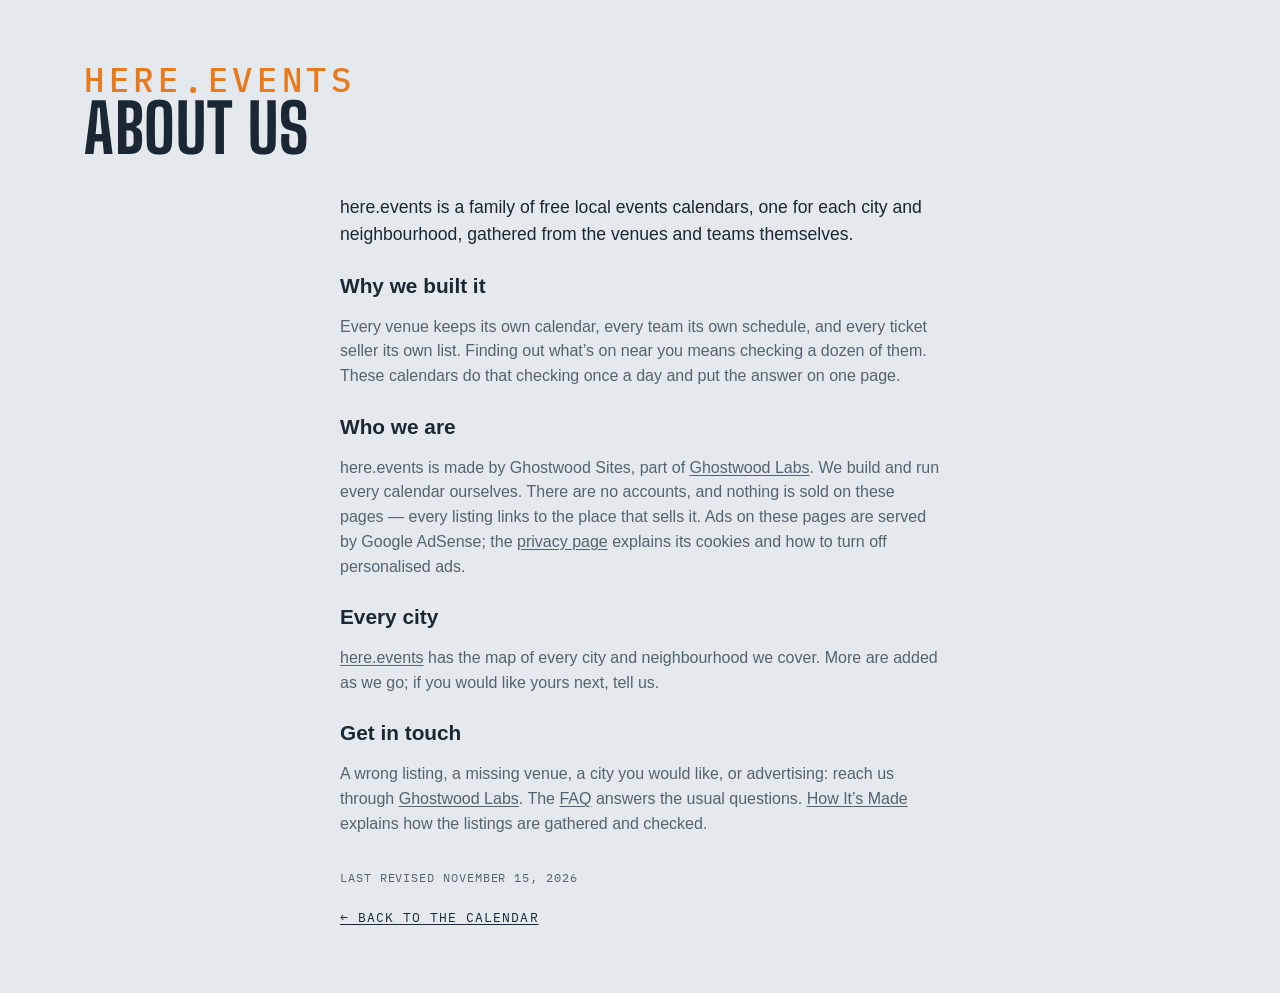
<file: site/about.html>
<!DOCTYPE html>
<html lang="en">
<head>
<meta charset="utf-8">
<meta name="viewport" content="width=device-width, initial-scale=1, viewport-fit=cover">
<meta name="theme-color" media="(prefers-color-scheme: light)" content="#edf1f4">
<meta name="theme-color" media="(prefers-color-scheme: dark)" content="#141a20">
<script>
  try {
    var t = localStorage.getItem('lqa-theme');
    var PHONE = '(max-width: 640px), (pointer: coarse) and (max-height: 500px)';
    if ((t === 'light' || t === 'dark') && !matchMedia(PHONE).matches) document.documentElement.dataset.theme = t;
  } catch (e) { /* no storage — system it is */ }
</script>
<title>About Us — here.events</title>
<meta name="description" content="About here.events: free local events calendars for each city and neighbourhood, gathered from the venues and teams themselves.">
<link rel="canonical" href="https://seattle.here.events/about.html">
<link rel="icon" href="favicon.svg" type="image/svg+xml">
<link rel="preconnect" href="https://fonts.googleapis.com">
<link rel="preconnect" href="https://fonts.gstatic.com" crossorigin>
<link href="https://fonts.googleapis.com/css2?family=Big+Shoulders:opsz,wght@10..72,500;10..72,700&family=IBM+Plex+Mono:wght@400;500&display=swap" rel="stylesheet">
<link rel="stylesheet" href="styles.css?v=__V__">
<script src="city.js?v=__V__"></script>
</head>
<body>

<!-- the Ghostwood Labs mark, drawn once; the masthead and the footer <use> it -->
<svg width="0" height="0" style="position:absolute" aria-hidden="true">
  <symbol id="gw-mark" viewBox="0 0 576 576">
    <g fill="none" stroke="currentColor" stroke-width="24" stroke-linecap="round" stroke-linejoin="round">
      <path d="M300.19 51.03A26 26 0 0 1 275.81 51.03L235.63 29.71A26 26 0 0 0 210.57 30.08L103.63 91.02A26 26 0 0 0 90.5 113.61L90.5 161.4A26 26 0 0 1 77.38 183.98L39.62 205.52A26 26 0 0 0 26.5 228.1L26.5 347.9A26 26 0 0 0 39.62 370.48L77.38 392.02A26 26 0 0 1 90.5 414.6L90.5 462.39A26 26 0 0 0 103.63 484.98L210.57 545.92A26 26 0 0 0 235.63 546.29L275.81 524.97A26 26 0 0 1 300.19 524.97L340.37 546.29A26 26 0 0 0 365.43 545.92L472.37 484.98A26 26 0 0 0 485.5 462.39L485.5 414.6A26 26 0 0 1 498.62 392.02L536.38 370.48A26 26 0 0 0 549.5 347.9L549.5 228.1A26 26 0 0 0 536.38 205.52L498.62 183.98A26 26 0 0 1 485.5 161.4L485.5 113.61A26 26 0 0 0 472.37 91.02L365.43 30.08A26 26 0 0 0 340.37 29.71L300.19 51.03Z"/>
      <path d="M288 57.5L288 177.5"/>
      <path d="M288 518.5L288 403.5"/>
      <path d="M90.5 176.5L144.63 204.58A26 26 0 0 0 169.19 204.26L209.58 181.92A26 26 0 0 0 223 159.17L223 101.5L158.5 137.5"/>
      <path d="M485.5 176.5L431.37 204.58A26 26 0 0 1 406.81 204.26L366.42 181.92A26 26 0 0 1 353 159.17L353 101.5L417.5 137.5"/>
      <path d="M157 211L157 287.5"/>
      <path d="M419 211L419 287.5"/>
      <path d="M90.5 399.5L144.63 371.42A26 26 0 0 1 169.19 371.74L209.58 394.08A26 26 0 0 1 223 416.83L223 474.5L158.5 438.5"/>
      <path d="M485.5 399.5L431.37 371.42A26 26 0 0 0 406.81 371.74L366.42 394.08A26 26 0 0 0 353 416.83L353 474.5L417.5 438.5"/>
      <path d="M26.5 288L92 325.5L92 250.5"/>
      <path d="M549.5 288L484 325.5L484 250.5"/>
    </g>
  </symbol>
</svg>

<!-- About us (Steve, 2026-10-29: "Create an about us section just to the left of FAQ, make it work
     the same"): one shared page for every city, word for word, like the FAQ. Styled by .ad-page. -->
<header class="masthead">
  <div class="masthead-text">
    <p class="eyebrow">here.events</p>
    <h1>About Us</h1>
  </div>
</header>
<main class="ad-page about-page">
  <p class="ad-lead">here.events is a family of free local events calendars, one for each city and neighbourhood, gathered from the venues and teams themselves.</p>

  <h2>Why we built it</h2>
  <p>Every venue keeps its own calendar, every team its own schedule, and every ticket seller its own list. Finding out what’s on near you means checking a dozen of them. These calendars do that checking once a day and put the answer on one page.</p>

  <h2>Who we are</h2>
  <p>here.events is made by Ghostwood Sites, part of <a href="https://ghostwoodlabs.com/" rel="noopener">Ghostwood Labs</a>. We build and run every calendar ourselves. There are no accounts, and nothing is sold on these pages — every listing links to the place that sells it. Ads on these pages are served by Google AdSense; the <a href="https://here.events/privacy/">privacy page</a> explains its cookies and how to turn off personalised ads.</p>

  <h2>Every city</h2>
  <p><a href="https://here.events/">here.events</a> has the map of every city and neighbourhood we cover. More are added as we go; if you would like yours next, tell us.</p>

  <h2>Get in touch</h2>
  <p>A wrong listing, a missing venue, a city you would like, or advertising: reach us through <a href="https://ghostwoodlabs.com/" rel="noopener">Ghostwood Labs</a>. The <a href="faq.html">FAQ</a> answers the usual questions. <a href="how.html">How It’s Made</a> explains how the listings are gathered and checked.</p>

  <p class="ad-revised">Last revised <time datetime="2026-11-15">November 15, 2026</time></p>
  <a class="ad-back" href="./">← Back to the calendar</a>
</main>
</body>
</html>
</file>
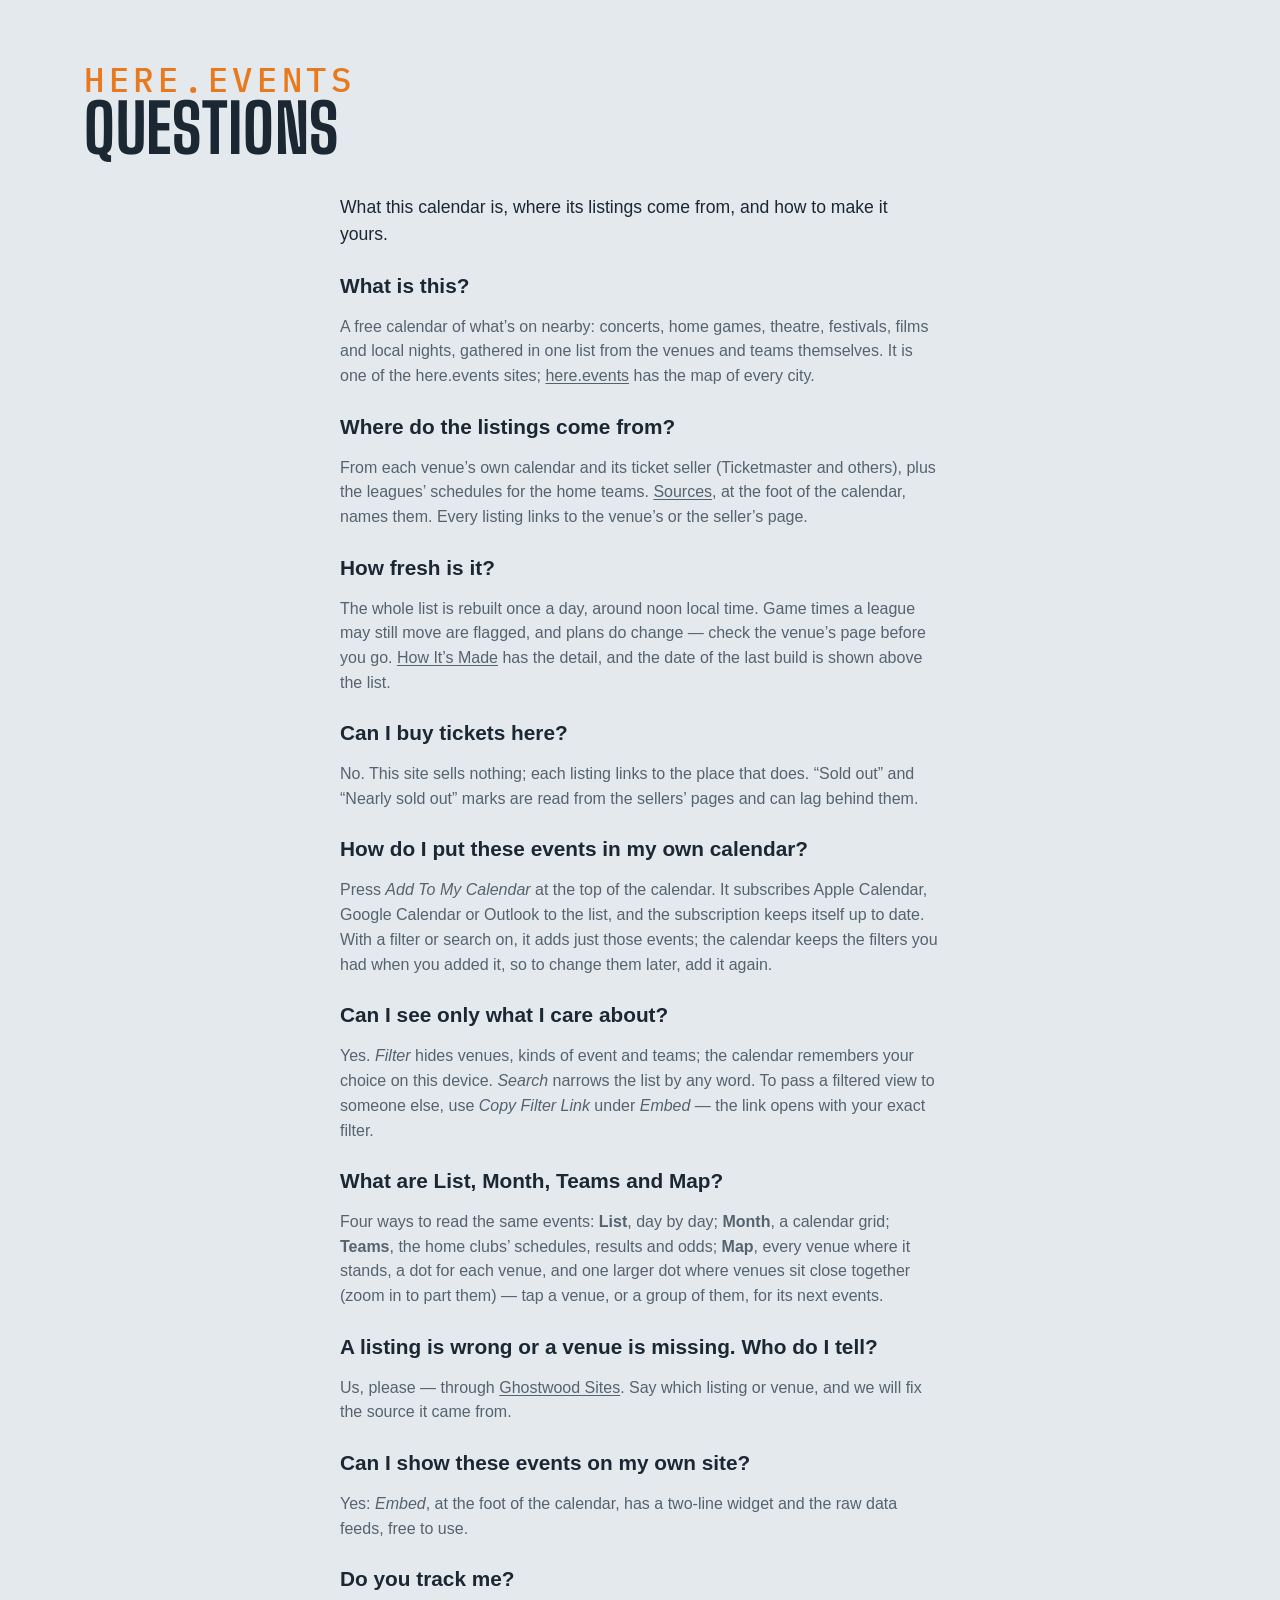
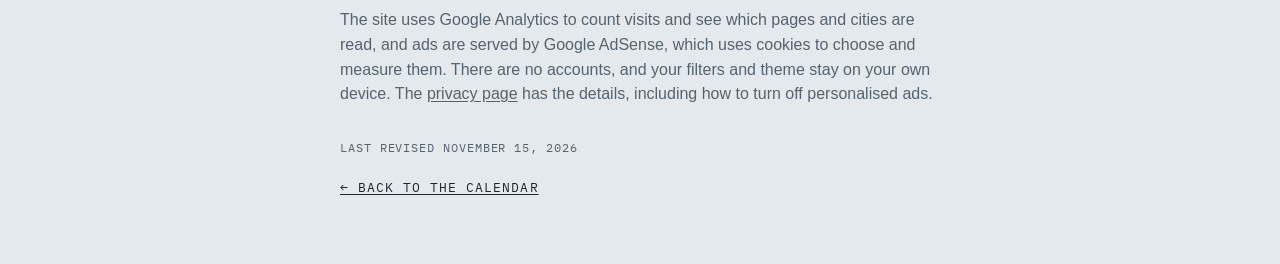
<file: site/faq.html>
<!DOCTYPE html>
<html lang="en">
<head>
<meta charset="utf-8">
<meta name="viewport" content="width=device-width, initial-scale=1, viewport-fit=cover">
<meta name="theme-color" media="(prefers-color-scheme: light)" content="#edf1f4">
<meta name="theme-color" media="(prefers-color-scheme: dark)" content="#141a20">
<script>
  try {
    var t = localStorage.getItem('lqa-theme');
    var PHONE = '(max-width: 640px), (pointer: coarse) and (max-height: 500px)';
    if ((t === 'light' || t === 'dark') && !matchMedia(PHONE).matches) document.documentElement.dataset.theme = t;
  } catch (e) { /* no storage — system it is */ }
</script>
<title>Questions — here.events</title>
<meta name="description" content="Questions about this events calendar: where the listings come from, how fresh they are, and how to put them in your own calendar.">
<link rel="canonical" href="https://seattle.here.events/faq.html">
<link rel="icon" href="favicon.svg" type="image/svg+xml">
<link rel="preconnect" href="https://fonts.googleapis.com">
<link rel="preconnect" href="https://fonts.gstatic.com" crossorigin>
<link href="https://fonts.googleapis.com/css2?family=Big+Shoulders:opsz,wght@10..72,500;10..72,700&family=IBM+Plex+Mono:wght@400;500&display=swap" rel="stylesheet">
<link rel="stylesheet" href="styles.css?v=__V__">
<script src="city.js?v=__V__"></script>
</head>
<body>

<!-- the Ghostwood Labs mark, drawn once; the masthead and the footer <use> it -->
<svg width="0" height="0" style="position:absolute" aria-hidden="true">
  <symbol id="gw-mark" viewBox="0 0 576 576">
    <g fill="none" stroke="currentColor" stroke-width="24" stroke-linecap="round" stroke-linejoin="round">
      <path d="M300.19 51.03A26 26 0 0 1 275.81 51.03L235.63 29.71A26 26 0 0 0 210.57 30.08L103.63 91.02A26 26 0 0 0 90.5 113.61L90.5 161.4A26 26 0 0 1 77.38 183.98L39.62 205.52A26 26 0 0 0 26.5 228.1L26.5 347.9A26 26 0 0 0 39.62 370.48L77.38 392.02A26 26 0 0 1 90.5 414.6L90.5 462.39A26 26 0 0 0 103.63 484.98L210.57 545.92A26 26 0 0 0 235.63 546.29L275.81 524.97A26 26 0 0 1 300.19 524.97L340.37 546.29A26 26 0 0 0 365.43 545.92L472.37 484.98A26 26 0 0 0 485.5 462.39L485.5 414.6A26 26 0 0 1 498.62 392.02L536.38 370.48A26 26 0 0 0 549.5 347.9L549.5 228.1A26 26 0 0 0 536.38 205.52L498.62 183.98A26 26 0 0 1 485.5 161.4L485.5 113.61A26 26 0 0 0 472.37 91.02L365.43 30.08A26 26 0 0 0 340.37 29.71L300.19 51.03Z"/>
      <path d="M288 57.5L288 177.5"/>
      <path d="M288 518.5L288 403.5"/>
      <path d="M90.5 176.5L144.63 204.58A26 26 0 0 0 169.19 204.26L209.58 181.92A26 26 0 0 0 223 159.17L223 101.5L158.5 137.5"/>
      <path d="M485.5 176.5L431.37 204.58A26 26 0 0 1 406.81 204.26L366.42 181.92A26 26 0 0 1 353 159.17L353 101.5L417.5 137.5"/>
      <path d="M157 211L157 287.5"/>
      <path d="M419 211L419 287.5"/>
      <path d="M90.5 399.5L144.63 371.42A26 26 0 0 1 169.19 371.74L209.58 394.08A26 26 0 0 1 223 416.83L223 474.5L158.5 438.5"/>
      <path d="M485.5 399.5L431.37 371.42A26 26 0 0 0 406.81 371.74L366.42 394.08A26 26 0 0 0 353 416.83L353 474.5L417.5 438.5"/>
      <path d="M26.5 288L92 325.5L92 250.5"/>
      <path d="M549.5 288L484 325.5L484 250.5"/>
    </g>
  </symbol>
</svg>

<!-- The FAQ (Steve, 2026-10-28, queued "creating a FAQ page"): one shared page for
     every city, word for word, "here.events" over the heading on every site (Steve,
     2026-10-29: "FAQ doesn't need the city/neighboorhood"). Styled by .ad-page in styles.css, like Advertise. -->
<header class="masthead">
  <div class="masthead-text">
    <p class="eyebrow">here.events</p>
    <h1>Questions</h1>
  </div>
</header>
<main class="ad-page faq-page">
  <p class="ad-lead">What this calendar is, where its listings come from, and how to make it yours.</p>

  <h2>What is this?</h2>
  <p>A free calendar of what’s on nearby: concerts, home games, theatre, festivals, films and local nights, gathered in one list from the venues and teams themselves. It is one of the here.events sites; <a href="https://here.events/">here.events</a> has the map of every city.</p>

  <h2>Where do the listings come from?</h2>
  <p>From each venue’s own calendar and its ticket seller (Ticketmaster and others), plus the leagues’ schedules for the home teams. <a href="sources.html">Sources</a>, at the foot of the calendar, names them. Every listing links to the venue’s or the seller’s page.</p>

  <h2>How fresh is it?</h2>
  <p>The whole list is rebuilt once a day, around noon local time. Game times a league may still move are flagged, and plans do change — check the venue’s page before you go. <a href="how.html">How It’s Made</a> has the detail, and the date of the last build is shown above the list.</p>

  <h2>Can I buy tickets here?</h2>
  <p>No. This site sells nothing; each listing links to the place that does. “Sold out” and “Nearly sold out” marks are read from the sellers’ pages and can lag behind them.</p>

  <h2>How do I put these events in my own calendar?</h2>
  <p>Press <em>Add To My Calendar</em> at the top of the calendar. It subscribes Apple Calendar, Google Calendar or Outlook to the list, and the subscription keeps itself up to date. With a filter or search on, it adds just those events; the calendar keeps the filters you had when you added it, so to change them later, add it again.</p>

  <h2>Can I see only what I care about?</h2>
  <p>Yes. <em>Filter</em> hides venues, kinds of event and teams; the calendar remembers your choice on this device. <em>Search</em> narrows the list by any word. To pass a filtered view to someone else, use <em>Copy Filter Link</em> under <em>Embed</em> — the link opens with your exact filter.</p>

  <h2>What are List, Month, Teams and Map?</h2>
  <p>Four ways to read the same events: <strong>List</strong>, day by day; <strong>Month</strong>, a calendar grid; <strong>Teams</strong>, the home clubs’ schedules, results and odds; <strong>Map</strong>, every venue where it stands, a dot for each venue, and one larger dot where venues sit close together (zoom in to part them) — tap a venue, or a group of them, for its next events.</p>

  <h2>A listing is wrong or a venue is missing. Who do I tell?</h2>
  <p>Us, please — through <a href="https://ghostwoodlabs.com/" rel="noopener">Ghostwood Sites</a>. Say which listing or venue, and we will fix the source it came from.</p>

  <h2>Can I show these events on my own site?</h2>
  <p>Yes: <em>Embed</em>, at the foot of the calendar, has a two-line widget and the raw data feeds, free to use.</p>

  <h2>Do you track me?</h2>
  <p>The site uses Google Analytics to count visits and see which pages and cities are read, and ads are served by Google AdSense, which uses cookies to choose and measure them. There are no accounts, and your filters and theme stay on your own device. The <a href="https://here.events/privacy/">privacy page</a> has the details, including how to turn off personalised ads.</p>

  <p class="ad-revised">Last revised <time datetime="2026-11-15">November 15, 2026</time></p>
  <a class="ad-back" href="./">← Back to the calendar</a>
</main>
</body>
</html>
</file>
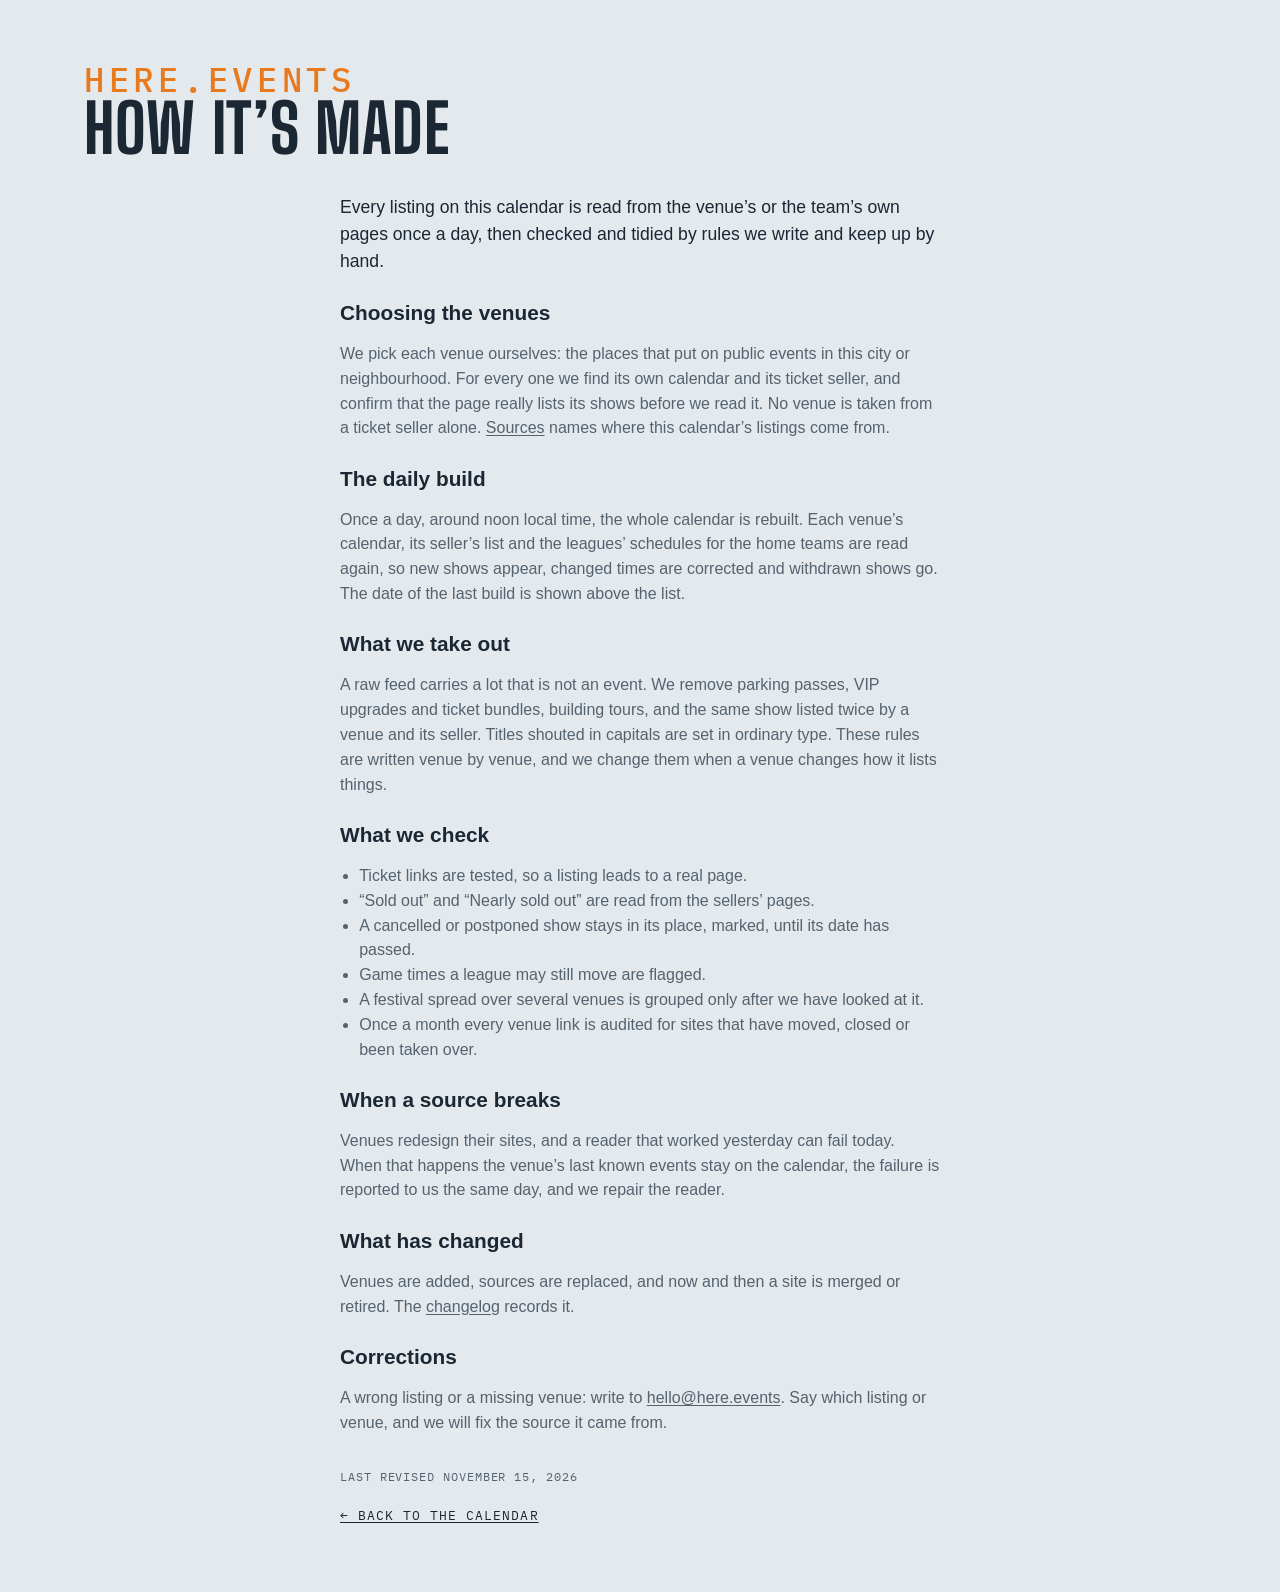
<file: site/how.html>
<!DOCTYPE html>
<html lang="en">
<head>
<meta charset="utf-8">
<meta name="viewport" content="width=device-width, initial-scale=1, viewport-fit=cover">
<meta name="theme-color" media="(prefers-color-scheme: light)" content="#edf1f4">
<meta name="theme-color" media="(prefers-color-scheme: dark)" content="#141a20">
<script>
  try {
    var t = localStorage.getItem('lqa-theme');
    var PHONE = '(max-width: 640px), (pointer: coarse) and (max-height: 500px)';
    if ((t === 'light' || t === 'dark') && !matchMedia(PHONE).matches) document.documentElement.dataset.theme = t;
  } catch (e) {}
</script>
<title>How This Calendar Is Made — here.events</title>
<meta name="description" content="How the here.events calendars are made: which venues are chosen, what is read each day, what is taken out by hand, and what is checked before a listing is published.">
<link rel="canonical" href="https://seattle.here.events/how.html">
<link rel="icon" href="favicon.svg" type="image/svg+xml">
<link rel="preconnect" href="https://fonts.googleapis.com">
<link rel="preconnect" href="https://fonts.gstatic.com" crossorigin>
<link href="https://fonts.googleapis.com/css2?family=Big+Shoulders:opsz,wght@10..72,500;10..72,700&family=IBM+Plex+Mono:wght@400;500&display=swap" rel="stylesheet">
<link rel="stylesheet" href="styles.css?v=__V__">
<script src="city.js?v=__V__"></script>
</head>
<body>

<svg width="0" height="0" style="position:absolute" aria-hidden="true">
  <symbol id="gw-mark" viewBox="0 0 576 576">
    <g fill="none" stroke="currentColor" stroke-width="24" stroke-linecap="round" stroke-linejoin="round">
      <path d="M300.19 51.03A26 26 0 0 1 275.81 51.03L235.63 29.71A26 26 0 0 0 210.57 30.08L103.63 91.02A26 26 0 0 0 90.5 113.61L90.5 161.4A26 26 0 0 1 77.38 183.98L39.62 205.52A26 26 0 0 0 26.5 228.1L26.5 347.9A26 26 0 0 0 39.62 370.48L77.38 392.02A26 26 0 0 1 90.5 414.6L90.5 462.39A26 26 0 0 0 103.63 484.98L210.57 545.92A26 26 0 0 0 235.63 546.29L275.81 524.97A26 26 0 0 1 300.19 524.97L340.37 546.29A26 26 0 0 0 365.43 545.92L472.37 484.98A26 26 0 0 0 485.5 462.39L485.5 414.6A26 26 0 0 1 498.62 392.02L536.38 370.48A26 26 0 0 0 549.5 347.9L549.5 228.1A26 26 0 0 0 536.38 205.52L498.62 183.98A26 26 0 0 1 485.5 161.4L485.5 113.61A26 26 0 0 0 472.37 91.02L365.43 30.08A26 26 0 0 0 340.37 29.71L300.19 51.03Z"/>
      <path d="M288 57.5L288 177.5"/>
      <path d="M288 518.5L288 403.5"/>
      <path d="M90.5 176.5L144.63 204.58A26 26 0 0 0 169.19 204.26L209.58 181.92A26 26 0 0 0 223 159.17L223 101.5L158.5 137.5"/>
      <path d="M485.5 176.5L431.37 204.58A26 26 0 0 1 406.81 204.26L366.42 181.92A26 26 0 0 1 353 159.17L353 101.5L417.5 137.5"/>
      <path d="M157 211L157 287.5"/>
      <path d="M419 211L419 287.5"/>
      <path d="M90.5 399.5L144.63 371.42A26 26 0 0 1 169.19 371.74L209.58 394.08A26 26 0 0 1 223 416.83L223 474.5L158.5 438.5"/>
      <path d="M485.5 399.5L431.37 371.42A26 26 0 0 0 406.81 371.74L366.42 394.08A26 26 0 0 0 353 416.83L353 474.5L417.5 438.5"/>
      <path d="M26.5 288L92 325.5L92 250.5"/>
      <path d="M549.5 288L484 325.5L484 250.5"/>
    </g>
  </symbol>
</svg>

<header class="masthead">
  <div class="masthead-text">
    <p class="eyebrow">here.events</p>
    <h1>How It’s Made</h1>
  </div>
</header>
<main class="ad-page how-page">
  <p class="ad-lead">Every listing on this calendar is read from the venue’s or the team’s own pages once a day, then checked and tidied by rules we write and keep up by hand.</p>

  <h2>Choosing the venues</h2>
  <p>We pick each venue ourselves: the places that put on public events in this city or neighbourhood. For every one we find its own calendar and its ticket seller, and confirm that the page really lists its shows before we read it. No venue is taken from a ticket seller alone. <a href="sources.html">Sources</a> names where this calendar’s listings come from.</p>

  <h2>The daily build</h2>
  <p>Once a day, around noon local time, the whole calendar is rebuilt. Each venue’s calendar, its seller’s list and the leagues’ schedules for the home teams are read again, so new shows appear, changed times are corrected and withdrawn shows go. The date of the last build is shown above the list.</p>

  <h2>What we take out</h2>
  <p>A raw feed carries a lot that is not an event. We remove parking passes, VIP upgrades and ticket bundles, building tours, and the same show listed twice by a venue and its seller. Titles shouted in capitals are set in ordinary type. These rules are written venue by venue, and we change them when a venue changes how it lists things.</p>

  <h2>What we check</h2>
  <ul>
    <li>Ticket links are tested, so a listing leads to a real page.</li>
    <li>“Sold out” and “Nearly sold out” are read from the sellers’ pages.</li>
    <li>A cancelled or postponed show stays in its place, marked, until its date has passed.</li>
    <li>Game times a league may still move are flagged.</li>
    <li>A festival spread over several venues is grouped only after we have looked at it.</li>
    <li>Once a month every venue link is audited for sites that have moved, closed or been taken over.</li>
  </ul>

  <h2>When a source breaks</h2>
  <p>Venues redesign their sites, and a reader that worked yesterday can fail today. When that happens the venue’s last known events stay on the calendar, the failure is reported to us the same day, and we repair the reader.</p>

  <h2>What has changed</h2>
  <p>Venues are added, sources are replaced, and now and then a site is merged or retired. The <a href="https://here.events/changelog/">changelog</a> records it.</p>

  <h2>Corrections</h2>
  <p>A wrong listing or a missing venue: write to <a href="mailto:hello@here.events">hello@here.events</a>. Say which listing or venue, and we will fix the source it came from.</p>

  <p class="ad-revised">Last revised <time datetime="2026-11-15">November 15, 2026</time></p>
  <a class="ad-back" href="./">← Back to the calendar</a>
</main>
</body>
</html>
</file>
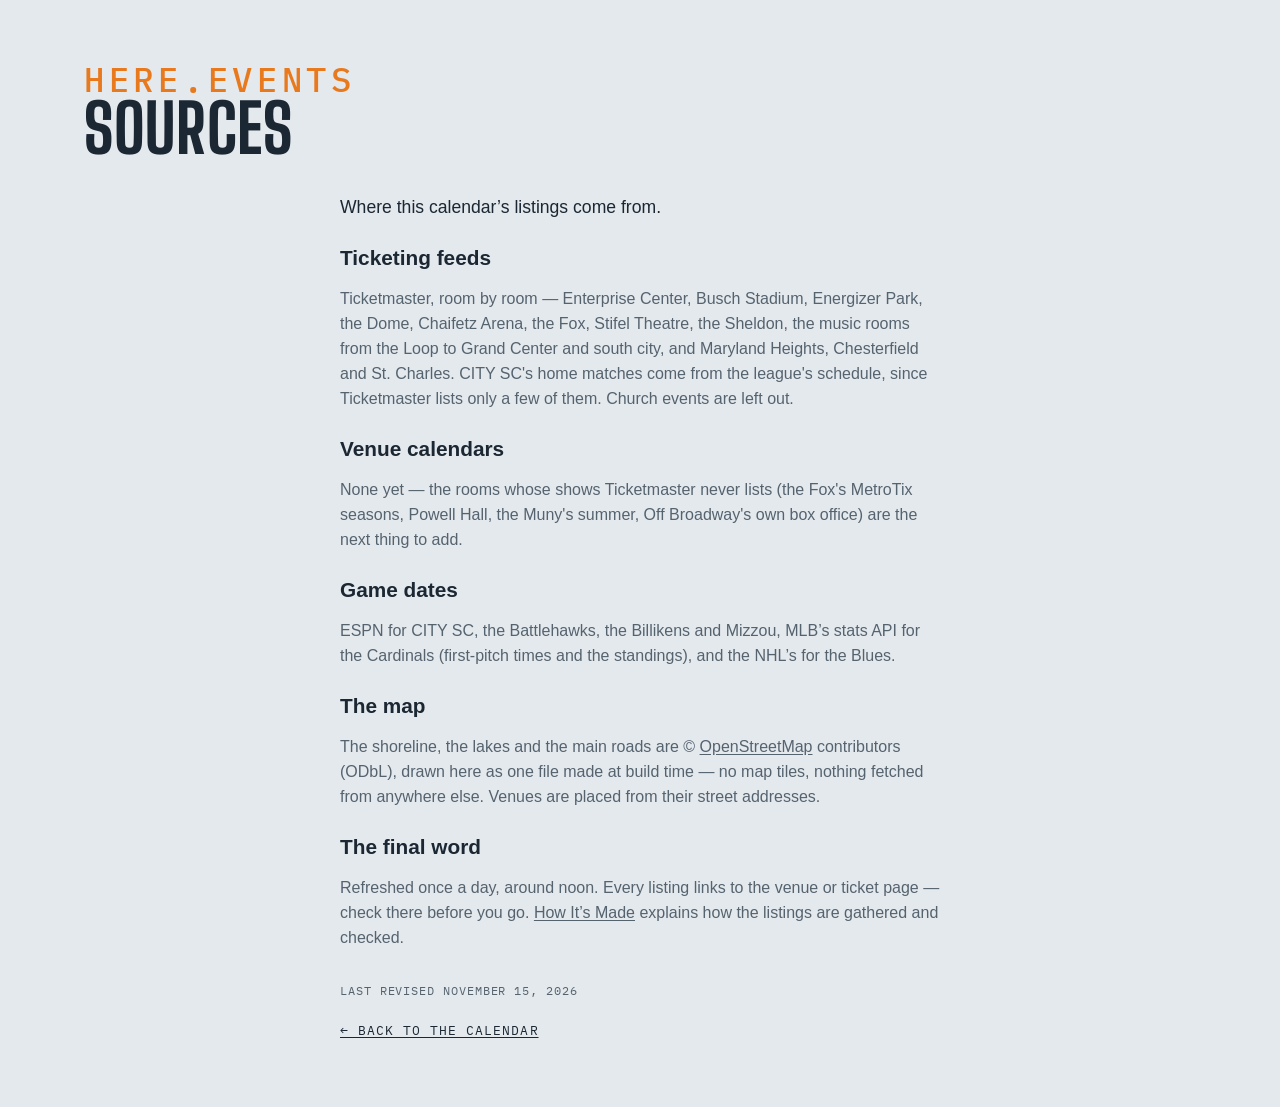
<file: site/sources.html>
<!DOCTYPE html>
<html lang="en">
<head>
<meta charset="utf-8">
<meta name="viewport" content="width=device-width, initial-scale=1, viewport-fit=cover">
<meta name="theme-color" media="(prefers-color-scheme: light)" content="#edf1f4">
<meta name="theme-color" media="(prefers-color-scheme: dark)" content="#141a20">
<script>
  try {
    var t = localStorage.getItem('lqa-theme');
    var PHONE = '(max-width: 640px), (pointer: coarse) and (max-height: 500px)';
    if ((t === 'light' || t === 'dark') && !matchMedia(PHONE).matches) document.documentElement.dataset.theme = t;
  } catch (e) { /* no storage — system it is */ }
</script>
<title>Sources — here.events</title>
<meta name="description" content="Where this events calendar’s listings come from: the ticket sellers, the venues’ own calendars and the leagues’ schedules.">
<link rel="icon" href="favicon.svg" type="image/svg+xml">
<link rel="preconnect" href="https://fonts.googleapis.com">
<link rel="preconnect" href="https://fonts.gstatic.com" crossorigin>
<link href="https://fonts.googleapis.com/css2?family=Big+Shoulders:opsz,wght@10..72,500;10..72,700&family=IBM+Plex+Mono:wght@400;500&display=swap" rel="stylesheet">
<link rel="stylesheet" href="styles.css?v=__V__">
<script src="city.js?v=__V__"></script>
</head>
<body>

<!-- the Ghostwood Labs mark, drawn once; the masthead and the footer <use> it -->
<svg width="0" height="0" style="position:absolute" aria-hidden="true">
  <symbol id="gw-mark" viewBox="0 0 576 576">
    <g fill="none" stroke="currentColor" stroke-width="24" stroke-linecap="round" stroke-linejoin="round">
      <path d="M300.19 51.03A26 26 0 0 1 275.81 51.03L235.63 29.71A26 26 0 0 0 210.57 30.08L103.63 91.02A26 26 0 0 0 90.5 113.61L90.5 161.4A26 26 0 0 1 77.38 183.98L39.62 205.52A26 26 0 0 0 26.5 228.1L26.5 347.9A26 26 0 0 0 39.62 370.48L77.38 392.02A26 26 0 0 1 90.5 414.6L90.5 462.39A26 26 0 0 0 103.63 484.98L210.57 545.92A26 26 0 0 0 235.63 546.29L275.81 524.97A26 26 0 0 1 300.19 524.97L340.37 546.29A26 26 0 0 0 365.43 545.92L472.37 484.98A26 26 0 0 0 485.5 462.39L485.5 414.6A26 26 0 0 1 498.62 392.02L536.38 370.48A26 26 0 0 0 549.5 347.9L549.5 228.1A26 26 0 0 0 536.38 205.52L498.62 183.98A26 26 0 0 1 485.5 161.4L485.5 113.61A26 26 0 0 0 472.37 91.02L365.43 30.08A26 26 0 0 0 340.37 29.71L300.19 51.03Z"/>
      <path d="M288 57.5L288 177.5"/>
      <path d="M288 518.5L288 403.5"/>
      <path d="M90.5 176.5L144.63 204.58A26 26 0 0 0 169.19 204.26L209.58 181.92A26 26 0 0 0 223 159.17L223 101.5L158.5 137.5"/>
      <path d="M485.5 176.5L431.37 204.58A26 26 0 0 1 406.81 204.26L366.42 181.92A26 26 0 0 1 353 159.17L353 101.5L417.5 137.5"/>
      <path d="M157 211L157 287.5"/>
      <path d="M419 211L419 287.5"/>
      <path d="M90.5 399.5L144.63 371.42A26 26 0 0 1 169.19 371.74L209.58 394.08A26 26 0 0 1 223 416.83L223 474.5L158.5 438.5"/>
      <path d="M485.5 399.5L431.37 371.42A26 26 0 0 0 406.81 371.74L366.42 394.08A26 26 0 0 0 353 416.83L353 474.5L417.5 438.5"/>
      <path d="M26.5 288L92 325.5L92 250.5"/>
      <path d="M549.5 288L484 325.5L484 250.5"/>
    </g>
  </symbol>
</svg>

<!-- The sources (Steve, 2026-10-29: "make it work like FAQ"): moved here from the footer's
     floating panel. "here.events" over the heading like the FAQ, but the text below is this
     city's own — each city keeps its own sources.html. Styled by .ad-page in styles.css. -->
<header class="masthead">
  <div class="masthead-text">
    <p class="eyebrow">here.events</p>
    <h1>Sources</h1>
  </div>
</header>
<main class="ad-page sources-page">
  <p class="ad-lead">Where this calendar’s listings come from.</p>

  <h2>Ticketing feeds</h2>
  <p>Ticketmaster, room by room — Enterprise Center, Busch Stadium, Energizer Park, the Dome, Chaifetz Arena, the Fox, Stifel Theatre, the Sheldon, the music rooms from the Loop to Grand Center and south city, and Maryland Heights, Chesterfield and St. Charles. CITY SC's home matches come from the league's schedule, since Ticketmaster lists only a few of them. Church events are left out.</p>

  <h2>Venue calendars</h2>
  <p>None yet — the rooms whose shows Ticketmaster never lists (the Fox's MetroTix seasons, Powell Hall, the Muny's summer, Off Broadway's own box office) are the next thing to add.</p>

  <h2>Game dates</h2>
  <p>ESPN for CITY SC, the Battlehawks, the Billikens and Mizzou, MLB’s stats API for the Cardinals (first-pitch times and the standings), and the NHL’s for the Blues.</p>

  <h2>The map</h2>
  <p>The shoreline, the lakes and the main roads are © <a href="https://www.openstreetmap.org/copyright" target="_blank" rel="noopener">OpenStreetMap</a> contributors (ODbL), drawn here as one file made at build time — no map tiles, nothing fetched from anywhere else. Venues are placed from their street addresses.</p>

  <h2>The final word</h2>
  <p>Refreshed once a day, around noon. Every listing links to the venue or ticket page — check there before you go. <a href="how.html">How It’s Made</a> explains how the listings are gathered and checked.</p>

  <p class="ad-revised">Last revised <time datetime="2026-11-15">November 15, 2026</time></p>
  <a class="ad-back" href="./">← Back to the calendar</a>
</main>
</body>
</html>
</file>
<file: site/styles.css>
/* Lower Queen Anne Events — overcast-sky palette, marquee display type. */

:root {
  --sky: #e4e9ed;        /* overcast paper (a step down from #edf1f4, Steve 2026-10-12: "a little less glaring") */
  --mist: #f7f9fb;       /* card surface (was pure white) */
  --ink: #1b2733;        /* Puget ink */
  --ink-soft: #55636f;
  --ink-bright: #1b2733; /* the logo: pure white in the dark palette, ink here */
  --line: #c3ccd4;
  --gold: #e8791d;       /* Space Needle "Galaxy Gold" */
  --gold-soft: #fbe9d8;
  /* Color coding is muted (a step back from the pure primaries) and each
     group keeps to its own family so a dot or stripe reads as what it is:
     venues are cool (blue → violet → teal), event types are warm (yellow →
     orange → red → pink). */
  /* venue hues (chips, grid ticks, agenda tags): a sweep from teal through
     blue and violet to magenta, neighbors alternating light and dark */
  /* all three families sit a step back from the pure primaries: the same
     hues, less glare, so the stripes and ticks read after the titles */
  --v-enterprise: #9e2e2e; --v-busch: #2e9e4f; --v-energizer: #6f2e9e; --v-dome: #9e902e; --v-chaifetz: #2e8b9e; --v-fox: #9e2e6b; /* the rooms, one hue each (city.js cssVar), spread round the wheel */
  --v-stifel: #4a9e2e; --v-sheldon: #332e9e; --v-pageant: #9e532e; --v-delmar: #2e9e74; --v-factory: #952e9e; --v-hca: #879e2e;
  --v-chesterfield: #2e669e; --v-oldrock: #9e2e45; --v-duckroom: #2e9e37; --v-offbway: #582e9e; --v-hawthorn: #9e792e; --v-redflag: #2e9e9a;
  --v-rivercity: #9e2e82; --v-family: #619e2e;
  --venue-text: 72%;     /* how much of the venue hue the card's venue label keeps (light mode) */
  --tint: 26%;           /* the venue wash behind a series card (light mode; 13% in the dark palette) */
  --row-a: #f3f6f8; --row-b: #d6dde3; /* the list's rows alternate light and dark grey; only a series keeps its venue's hue (Steve, 2026-10-20) */
  /* event-type hues (calendar ticks, agenda right edge): concerts salmon and
     arts crimson keep clear of the brand orange; movies slate = "quiet" */
  --t-concert: #d9664f;
  --t-sports: #d4b106;
  --t-arts: #b8303f;
  --t-movie: #7a8a99;
  --t-community: #d63f9c;
  --t-expo: #2a9d8f;      /* conventions & expos: turquoise, the one hue the types didn't use */
  --t-bar: #c28a12;       /* bar nights: amber, an ale between the sports yellow and concert salmon */
  --alert: #e02b26;       /* cancelled / postponed notes: plain bright red */
  --barh-base: 3.4rem;   /* the pinned filter bar's height (chips 2.25rem + padding) */
  --titleh: 1.7rem;      /* the bar's title line (1.2rem + .5rem gap), added while scrolled */
  --barh: var(--barh-base); /* what the sticky things below the bar offset by */
  --rule: color-mix(in srgb, var(--line), var(--ink-soft)); /* list dividers: a step brighter than --line */
  /* the scorebug (the live game block, .tf-bug): a light panel in this theme, the broadcast's charcoal in the dark one (Steve, 2026-10-12: the charcoal panel on the light card looked bad) */
  --bug-bg: #f9fafb; --bug-frame: #c9d2da; --bug-ink: #1b2733; --bug-soft: #55636f; --bug-dim: #7c8894; --bug-rowline: #d5dce3; --bug-off: #b3bcc5; --bug-muted: #6b7784; --bug-score-bg: #ffffff; --bug-shadow: rgba(15, 25, 35, .10); --bug-redzone: #c8261f;
  --bug-bw: 1px; --frame: var(--line); --frame-w: 1px; /* the game block's frame and the bug's rules: hairlines in the card's line colour here, the 2px broadcast frame in the dark theme (Steve, 2026-10-12: "soften … the borders in general") */
  --cell-mix: 22%; --cell-ink: var(--ink); --cell-bar: 4px; --cell-shadow: none; /* the bug's team cells: a wash of the club colour with a bar of it at the left and ink type, instead of the solid cell ("soften the colors here") */
  --tick-mix: var(--ink); --tick-pct: 65%; /* the refresh countdown ring: the club's colour mixed toward ink here, toward white on the dark ground (the mix itself is written in the .tf-refresh rule: a token holding var(--team-2) would resolve here on :root, where no club colour exists, and come out empty) */
  --dot: color-mix(in srgb, var(--ink-soft) 40%, transparent); /* the dotted underline under the watch strip's links */
  --display: "Big Shoulders", "Arial Narrow", sans-serif;
  --body: -apple-system, BlinkMacSystemFont, "Segoe UI", "Helvetica Neue", sans-serif;
  --mono: "IBM Plex Mono", ui-monospace, Menlo, monospace;
}
/* Dark palette. Applies when the system prefers dark and the visitor hasn't
   picked Light, or whenever they've picked Dark (the toggle sets
   data-theme on <html>; "system" leaves it unset). The two blocks must
   stay identical — CSS has no way to give one ruleset two unrelated
   conditions. */
@media (prefers-color-scheme: dark) {
  :root:not([data-theme="light"]) {
    color-scheme: dark;
    --sky: #141a20; --mist: #1d252e; --ink: #e8edf1; --ink-soft: #9aa7b2; --ink-bright: #ffffff;
    --line: #333f4a; --gold: #f08a33; --gold-soft: #3a2a1a;
    --v-enterprise: #ea8686; --v-busch: #86eaa3; --v-energizer: #c086ea; --v-dome: #eadd86; --v-chaifetz: #86d9ea; --v-fox: #ea86bc;
    --v-stifel: #9fea86; --v-sheldon: #8a86ea; --v-pageant: #eaa786; --v-delmar: #86eac4; --v-factory: #e186ea; --v-hca: #d5ea86;
    --v-chesterfield: #86b7ea; --v-oldrock: #ea869a; --v-duckroom: #86ea8e; --v-offbway: #ab86ea; --v-hawthorn: #eac886; --v-redflag: #86eae6;
    --v-rivercity: #ea86d0; --v-family: #b3ea86;
    --venue-text: 100%; --tint: 13%;
    --row-a: #1e252c; --row-b: #2c343c;
    --t-concert: #f0806a; --t-sports: #f2d21b; --t-arts: #d63a4f;
    --t-movie: #8b9db0; --t-community: #e660a8; --t-expo: #4fd1c5; --t-bar: #e3ad3c; --alert: #ff4b3e;
    --bug-bg: #2b2d30; --bug-frame: #c9cdd2; --bug-ink: #f4f4f4; --bug-soft: #d5d8dc; --bug-dim: #b9bec4; --bug-rowline: #5c6167; --bug-off: #6a6d72; --bug-muted: #4a4f56; --bug-score-bg: #fafafa; --bug-shadow: rgba(0, 0, 0, .35); --bug-redzone: #ff7b7b;
  --bug-bw: 2px; --frame: var(--ink-soft); --frame-w: 2px; --cell-mix: 100%; --cell-ink: #fff; --cell-bar: 0px; --cell-shadow: 0 1px 2px rgba(0, 0, 0, .5);
    --bug-bw: 2px; --frame: var(--ink-soft); --frame-w: 2px; --cell-mix: 100%; --cell-ink: #fff; --cell-bar: 0px; --cell-shadow: 0 1px 2px rgba(0, 0, 0, .5);
    --tick-mix: white; --tick-pct: 45%;
    --dot: color-mix(in srgb, var(--ink-soft) 60%, transparent);
  }
}
:root[data-theme="dark"] {
  color-scheme: dark;
  --sky: #141a20; --mist: #1d252e; --ink: #e8edf1; --ink-soft: #9aa7b2; --ink-bright: #ffffff;
  --line: #333f4a; --gold: #f08a33; --gold-soft: #3a2a1a;
  --v-enterprise: #ea8686; --v-busch: #86eaa3; --v-energizer: #c086ea; --v-dome: #eadd86; --v-chaifetz: #86d9ea; --v-fox: #ea86bc;
  --v-stifel: #9fea86; --v-sheldon: #8a86ea; --v-pageant: #eaa786; --v-delmar: #86eac4; --v-factory: #e186ea; --v-hca: #d5ea86;
  --v-chesterfield: #86b7ea; --v-oldrock: #ea869a; --v-duckroom: #86ea8e; --v-offbway: #ab86ea; --v-hawthorn: #eac886; --v-redflag: #86eae6;
  --v-rivercity: #ea86d0; --v-family: #b3ea86;
  --venue-text: 100%; --tint: 13%;
  --row-a: #1e252c; --row-b: #2c343c;
  --t-concert: #f0806a; --t-sports: #f2d21b; --t-arts: #d63a4f;
  --t-movie: #8b9db0; --t-community: #e660a8; --t-expo: #4fd1c5; --t-bar: #e3ad3c; --alert: #ff4b3e;
  --bug-bg: #2b2d30; --bug-frame: #c9cdd2; --bug-ink: #f4f4f4; --bug-soft: #d5d8dc; --bug-dim: #b9bec4; --bug-rowline: #5c6167; --bug-off: #6a6d72; --bug-muted: #4a4f56; --bug-score-bg: #fafafa; --bug-shadow: rgba(0, 0, 0, .35); --bug-redzone: #ff7b7b;
  --tick-mix: white; --tick-pct: 45%;
  --dot: color-mix(in srgb, var(--ink-soft) 60%, transparent);
}
:root[data-theme="light"] { color-scheme: light; }

* { box-sizing: border-box; }
html { scroll-behavior: smooth; overflow-x: clip; } /* clip: the footer bleeds to the viewport edges */
@media (prefers-reduced-motion: reduce) { html { scroll-behavior: auto; } }
/* the page is 62rem wide, and steps wider on big screens so event names
   get a single line: the calendar column is fixed, so all of the extra
   width goes to the cards (the footer line follows) */
:root { --pagew: 62rem; }
@media (min-width: 1180px) { :root { --pagew: 72rem; } }
@media (min-width: 1360px) { :root { --pagew: 80rem; } }
body {
  /* no bottom padding: the sticky footer is the page's last thing, and any
     padding here would show as a blank band under it once the list is short.
     A column flex at least a viewport tall, so a short page (the Teams view
     with one team) still puts the footer at the bottom edge */
  display: flex; flex-direction: column; min-height: 100vh; min-height: 100dvh;
  margin: 0 auto; padding: 0 1.25rem; max-width: var(--pagew);
  background: var(--sky); color: var(--ink);
  font: 16px/1.55 var(--body);
}
/* flex items refuse to shrink below their content's minimum width, so one
   unwrappable line (a TV listing, the compact bar's title) would push a whole
   section past a phone's edge; let them shrink like blocks */
body > * { min-width: 0; }
a { color: inherit; text-underline-offset: 2px; }
:focus-visible { outline: 2px solid var(--ink-soft); outline-offset: 2px; }

/* ---- masthead ---- */
.masthead {
  display: flex; flex-wrap: wrap; gap: 1.5rem; align-items: flex-end;
  justify-content: space-between; padding: 2.5rem 0 1rem;
}
.eyebrow {
  font-family: var(--mono); font-size: .8rem; letter-spacing: .12em;
  text-transform: uppercase; color: var(--gold); margin: 0 0 .3rem;
}
h1 {
  font-family: var(--display); font-weight: 700; font-size: clamp(2.6rem, 7vw, 4.2rem);
  line-height: .92; text-transform: uppercase; letter-spacing: .01em; margin: 0;
}
.masthead-text { min-width: 0; max-width: 100%; } /* a flex item would grow to its widest line and push past a phone's edge */
/* "More Cities" (See All until 2026-10-13, Other Places until 2026-10-18): the pill before the theme pill, to the same map (Steve, 2026-10-12); in the pinned bar the chip's text folds away and the map glyph stays */
/* Add To My Calendar: the first of the masthead's tools (Steve, 2026-10-26, "should move here" — beside More Cities; in the bar from 2026-09-16 until then), sized like the More Cities pill beside it */
.masthead-tools #subscribeBtn { order: 3; display: inline-flex; align-items: center; gap: .45rem; min-height: calc(1.7rem + 8px); padding: 0 .95em; }
.masthead-tools #subscribeBtn svg { width: 1rem; height: 1rem; flex: none; }
.masthead-tools #subscribeBtn:hover { border-color: var(--ink-soft); }
.bar-title .masthead-tools #subscribeBtn { min-height: 1.7rem; padding: 0 .5em; } /* icon-only in the title line, like the pill (the label rule is .bar-title .masthead-tools .chip span) */
.masthead-tools .see-all { order: 4; display: inline-flex; align-items: center; gap: .45rem; min-height: calc(1.7rem + 8px); padding: 0 .95em; text-decoration: none; }
.masthead-tools .see-all svg { width: 1rem; height: 1rem; fill: none; stroke: currentColor; stroke-width: 1.6; stroke-linejoin: round; stroke-linecap: round; }
.masthead-tools .see-all:hover { border-color: var(--ink-soft); }
.bar-title .masthead-tools .see-all { min-height: 1.7rem; padding: 0 .5em; }
/* the mark and the name as one thing: the mark stretches to the text's
   height (eyebrow + title) and keeps square, in the footer mark's white */
.masthead { --mast-title: clamp(2.6rem, 7vw, 4.2rem); } /* the title's size; the eyebrow and the mark are cut from it */
.masthead h1 { font-size: var(--mast-title); }
/* the picture (Steve, 2026-09-21: line art, the Needle's crown the focus):
   the top of the Space Needle from the Highsmith aerial, traced to single
   smooth lines at build (a gradient-magnitude pass over the photo, see the
   memory note), a 4.5:1 window from the spire tip to the Queen Anne treeline
   with the Needle centred and the Cascades ridge behind
   (design/lqa-masthead-lines-gen.py). The
   drawing is a luminance mask (masthead-lines.png, white = line) over a box
   of ink, so the lines are the palette's own ink in either theme. A band
   behind the masthead, the Needle toward the right, dissolving into the page
   on every side — no hard edge where the art stops (Steve, 2026-09-21) */
.masthead { min-height: 11rem; overflow: hidden; isolation: isolate; } /* a slim band (Steve, 2026-09-20: minimal) */
.masthead-photo { /* the drawing fills the gap between the name and the theme pill (Steve, 2026-10-05: "in all the modes try to make it fill this space"): a flex item between them, as tall as the band (the negative margins reach over the band's padding) */
  order: 1; flex: 1 1 0; align-self: stretch; min-width: 0; z-index: -1;
  margin: -2.5rem 0 -1rem; pointer-events: none;
  background: #fff; opacity: .9; /* white lines on the dark palette, black on the light one (Steve: "white and black with antialiasing") */
  -webkit-mask-image: url(masthead-lines.png), linear-gradient(to right, transparent 0%, #000 10%, #000 92%, transparent 100%), linear-gradient(to bottom, #000 0%, #000 58%, transparent 100%);
  mask-image: url(masthead-lines.png), linear-gradient(to right, transparent 0%, #000 10%, #000 92%, transparent 100%), linear-gradient(to bottom, #000 0%, #000 58%, transparent 100%);
  -webkit-mask-size: auto 100%, 100% 100%, 100% 100%; mask-size: auto 100%, 100% 100%, 100% 100%; /* the drawing at the band's height, however wide the gap: the Needle stays whole, the ridge beside it shows as far as the gap allows */
  -webkit-mask-position: 50% 0%, 0 0, 0 0; mask-position: 50% 0%, 0 0, 0 0; /* the Needle is at the drawing's centre, so its spire is the centre of the gap at every width (Steve, 2026-10-05: "make the center the top of the needle") */
  -webkit-mask-repeat: no-repeat; mask-repeat: no-repeat;
  mask-mode: luminance, alpha, alpha;
  -webkit-mask-composite: source-in; mask-composite: intersect;
}
.masthead-tools { order: 2; }
:root[data-theme="light"] .masthead-photo { background: #000; opacity: .7; }
@media (prefers-color-scheme: light) { :root:not([data-theme="dark"]) .masthead-photo { background: #000; opacity: .7; } }
.masthead-text { position: relative; }
.masthead .eyebrow { font-size: calc(var(--mast-title) * .5); font-weight: 500; letter-spacing: .14em; margin-bottom: .1rem; line-height: 1; } /* "Seattle": half the title's size (Steve, 2026-09-16: twice the quarter it was), a shade bolder */
/* the masthead's tools (Steve, 2026-09-14): Add To My Calendar (back here
   2026-10-26), the More Cities pill and the theme pill at the masthead's
   right end — the bar below keeps its room for the switch, filters, search,
   the clubs and the season calendar chip */
.masthead { position: relative; }
.masthead-tools { display: flex; align-items: center; gap: .6rem; flex: none; margin-left: auto; }
.sub { color: var(--ink-soft); max-width: 34rem; margin: .8rem 0 0; }

.updated { /* the "Updated …" stamp: an eyebrow line under the title, spaced like the one above it */
  margin: .3rem 0 0; min-height: 1em;
}
/* Solid-ink pill with the page background as its text — a dark pill in
   light mode, a light one in dark — softened on hover (the event sheet's
   Tickets button). */
.btn-cal {
  display: inline-flex; align-items: center; gap: .55em; margin: auto 0;
  font: 600 1rem/1 var(--body); color: var(--sky); background: var(--ink);
  border: 0; border-radius: 999px; padding: .85em 1.4em .85em 1.15em; cursor: pointer;
  transition: background .15s, color .15s;
}
.btn-cal svg { width: 1.15em; height: 1.15em; flex: none; }
.btn-cal:hover { background: var(--ink-soft); color: var(--sky); }
/* the subscribe pop: app.js placeSubscribePop fixes it under the masthead's
   Add To My Calendar button (right edges aligned); these are the fallback
   position and the look */
.pop {
  position: absolute; right: 0; top: calc(100% + 1.1rem); z-index: 10;
  width: min(18rem, 100%); background: var(--mist); border: 1px solid var(--line);
  border-radius: 8px; padding: 1rem 1.1rem; box-shadow: 0 8px 28px rgba(15, 25, 35, .18);
  font-size: .92rem;
}
.pop p { margin: 0 0 .6rem; }
.pop > :last-child { margin-bottom: 0; }
/* everything in the pop sits on one centre line: the checkbox row, the
   three named calendar tiles, the QR / Copy Link chips, then the note */
.pop-tiles { display: grid; grid-template-columns: repeat(3, 4.6rem); justify-content: center; gap: .6rem; margin: 0 0 .7rem; }
.pop-tools { display: flex; justify-content: center; gap: .5rem; margin: 0 0 .9rem; }
.pop-tools .chip { display: inline-flex; align-items: center; gap: .4rem; text-decoration: none; padding: .45em .85em; }
.pop-tools .chip svg { width: 1rem; height: 1rem; flex: none; color: var(--gold); }
.pop-tools .chip:hover { border-color: var(--ink-soft); }
/* Copy Link: a check replaces the icon for a moment after copying */
.pop-tools .chip.is-done svg { display: none; }
.pop-tools .chip.is-done::before { content: "✓"; font-weight: 700; line-height: 1; }
.qr-panel { text-align: center; margin-bottom: .6rem; }
#qrImg {
  display: inline-block; width: 170px; height: 170px;
  background: #fff; padding: 6px; border-radius: 8px;
}
#qrImg svg { display: block; width: 100%; height: 100%; }
/* a tile: the service's icon over its name */
.tile {
  display: grid; justify-items: center; gap: .4rem;
  padding: .6rem .3rem .5rem; border: 1px solid var(--line); border-radius: 10px;
  background: var(--sky); text-decoration: none; color: var(--ink-soft);
}
.tile-logo { width: 2.4rem; height: 2.4rem; border-radius: 8px; object-fit: contain; }
.tile span { font-family: var(--mono); font-size: .62rem; text-transform: uppercase; letter-spacing: .08em; line-height: 1; }
.tile:hover { border-color: var(--ink-soft); color: var(--ink); }
/* ---- filter bar: one row of matching chips ---- */
/* Funnel (filters), Reset, Copy link, Add To Calendar, then the theme toggle
   at the right end. position: relative makes the bar the box the subscribe
   pop hangs from. */
.filterbar {
  display: flex; flex-wrap: nowrap; gap: .6rem; align-items: center;
  margin: .75rem 0 0; position: relative;
}
.filterbar > * { flex-shrink: 0; }
.filterbar .chip {
  display: inline-flex; align-items: center; gap: .45rem; min-height: 2.25rem;
  position: relative; /* for the visually-hidden labels in .is-tight */
}
.filterbar .chip svg { width: 1rem; height: 1rem; flex: none; }
.filterbar .chip:not(:disabled):hover { border-color: var(--ink-soft); }
/* the funnel's chevron is the panel's open/closed indicator. Its outline is
   deliberately the same whether or not a filter is active — Reset lighting
   up is the "something's filtered" signal. */
/* The bar can't wrap. When its content wouldn't fit — app.js measures and
   sets .is-tight — the view switch's words go (see .view-toggle); the labeled
   Add To My Calendar chip that used to shed its label here left the bar for
   the masthead 2026-10-26. */
/* the Teams chip is a switch: solid while its view is on show */
/* the view switch: list | month | home teams, a three-stop pill like the theme's (same rules, .view-toggle) */
.view-toggle[data-active="month"] .theme-knob { left: calc(3px + var(--tt)); }
.view-toggle[data-active="teams"] .theme-knob { left: calc(3px + 2 * var(--tt)); }
.view-toggle button[aria-checked="true"] { color: var(--sky); }
/* while the Teams view is up the agenda's own controls step aside — the
   filters, search, the Today floater, Add To Calendar and the phone's calendar chip */
html.teams-open .search-wrap,
html.teams-open .cal-toggle { display: none; } /* Add To Calendar stays: in Teams mode it offers the club's season feed */
html.teams-open #calToday { display: none; }
.cal-side:not(.is-float) .cal { margin-bottom: 1.6rem; } /* room for the TODAY tab below the docked card */
/* the search box: a chip that takes typing, a magnifier at its right end and
   no placeholder; it gives up width first when the row gets tight */
.filterbar .search-wrap { position: relative; display: flex; flex: 1 1 10rem; min-width: 10rem; max-width: none; } /* the whole of the row's slack (Steve, 2026-10-24, "span the full width"; capped at 28rem from 2026-09-15 until then) */ /* takes whatever room the row has left, never less than a word's worth: the chips drop their labels first (is-tight) */
#searchBox {
  width: 100%; font: 500 .85rem/1 var(--body); color: var(--ink); background: var(--mist);
  border: 1px solid var(--line); border-radius: 999px; padding: .5em 2.4em .5em .95em; min-height: 2.25rem;
  -webkit-appearance: none; appearance: none;
}
#searchBox::-webkit-search-cancel-button { margin-right: .2em; }
/* hover and focus both just brighten the edge — no orange ring on a text box */
#searchBox:hover { border-color: var(--ink-soft); }
#searchBox:focus, #searchBox:focus-visible { outline: none; border-color: var(--ink); }
.search-wrap svg {
  position: absolute; right: .85rem; top: 50%; width: 1rem; height: 1rem;
  transform: translateY(-50%); color: var(--ink-soft); pointer-events: none;
}
/* Right end of the bar, left to right: the calendar chip (narrow layouts
   only), then the season calendar chip (DOM order keeps the chips together;
   flex order places them); the search box grows to fill the gap before them.
   Add To My Calendar was the bar's last chip from 2026-09-16 to 2026-10-26. */
#calToggle { order: 2; }
#viewToggle { order: -1; } /* the view switch leads the bar in either mode (Steve, 2026-09-14) */
/* light / dark: a two-stop pill at the bar's right end, the ink knob
   sliding under the stop in effect (the system's side until a click) */
.theme-toggle {
  position: relative; display: inline-flex; order: 5;
  padding: 3px; border: 1px solid var(--line); border-radius: 999px; background: var(--mist);
}
.theme-toggle { --tt: 2rem; cursor: pointer; } /* stop width — wider on phones for the tap target; the rim and the knob are click targets too (a press anywhere steps the pill) */
.theme-toggle button {
  position: relative; z-index: 1; width: var(--tt); height: 1.7rem; cursor: pointer;
  background: none; border: 0; padding: 0; color: var(--ink-soft); border-radius: 999px;
  display: grid; place-items: center;
}
.theme-toggle button svg { width: 1rem; height: 1rem; }
.theme-toggle button[aria-checked="true"] { color: var(--sky); } /* still a click target: any stop flips */
.theme-toggle button:not([aria-checked="true"]):hover { color: var(--ink); }
.theme-knob {
  position: absolute; top: 3px; left: 3px; width: var(--tt); height: calc(100% - 6px);
  border-radius: 999px; background: var(--ink); transition: left .18s; /* ink knob, page-colored icon — like a checked box */
}
.theme-toggle[data-active="dark"] .theme-knob { left: calc(3px + var(--tt)); }
.theme-toggle[data-active="system"] .theme-knob { left: calc(3px + 2 * var(--tt)); }
@media (prefers-reduced-motion: reduce) { .theme-knob { transition: none; } }
/* the view stops carry their words — List · Month · Teams — while the bar has room (Steve, 2026-10-24,
   "span the full width … display text for the icons if there is space"; Kona first, every city the same day):
   is-tight (app.js fitFilterBar / fitTeamStrip) drops them back to icons, and the ink knob is measured under
   the lit stop by app.js placeKnob (--knob-x/--knob-w), whatever its width. After the .theme-toggle rules so
   width: auto wins. */
.view-toggle button { width: auto; min-width: var(--tt); padding: 0 .7rem 0 .55rem; gap: .4rem; display: inline-flex; align-items: center; justify-content: center; }
.view-toggle .vt-label { font: 500 .8rem/1 var(--body); letter-spacing: .01em; white-space: nowrap; }
.filterbar.is-tight .view-toggle button { padding: 0; width: var(--tt); }
.filterbar.is-tight .vt-label { display: none; }
.view-toggle[data-active] .theme-knob { left: var(--knob-x, 3px); width: var(--knob-w, var(--tt)); transition: left .18s, width .18s; }
@media (prefers-reduced-motion: reduce) { .view-toggle[data-active] .theme-knob { transition: none; } }
/* the Filter button rides at the end of the view pill, past a hairline, in every mode (Steve, 2026-10-24,
   "for all sites, and modes combine these"): icon + word like the stops, the word going with is-tight; while
   the panel is open it wears the ink like a knob of its own. It is not a stop: the knob never moves to it. */
.view-toggle .vt-filter { width: auto; min-width: var(--tt); padding: 0 .7rem 0 .55rem; } /* a stop like the others — no divider (Steve, 2026-10-24: "vert lines should be consistent") */
.filterbar.is-tight .view-toggle .vt-filter { width: auto; padding: 0 .35rem 0 .4rem; }
.view-toggle .vt-filter[aria-expanded="true"], .view-toggle .vt-filter[aria-expanded="true"]:hover { background: var(--ink); color: var(--sky); border-radius: 999px; }
/* the bar stays pinned at the top while the list scrolls (--barh is its
   height — the month dividers and the calendar strip stick just below it);
   the panel floats open under it, over the content, which stays put */
.filter-area {
  position: sticky; top: 0; z-index: 30; background: var(--sky);
  padding: .55rem 0 .6rem; margin-top: .2rem;
}
.filter-area .filterbar { margin: 0; }
/* the pinned bar's title: one slim line above the chips in the masthead's
   face, shown once the masthead itself has scrolled off; --titleh is what
   it adds to the bar, and html.is-scrolled adds that to --barh */
.bar-title { /* one size for all three parts */
  display: flex; align-items: baseline; gap: .9rem; white-space: nowrap;
  font-family: var(--display); font-weight: 700; font-size: 1.1rem; line-height: 1.2rem;
  text-transform: uppercase; letter-spacing: .02em; margin: 0 0 .5rem;
}
.bar-title[hidden] { display: none; } /* an author display beats the UA [hidden] rule */
.eyebrow[hidden], .bar-eyebrow[hidden] { display: none; } /* an empty eyebrow (a city with no neighbourhood) takes no room */
.bar-name { min-width: 0; overflow: hidden; text-overflow: ellipsis; } /* the title gives way first */
.bar-eyebrow { /* "Seattle" and "Updated …" in the masthead's eyebrow face */
  flex: none; font-family: var(--mono); font-weight: 400; letter-spacing: .08em; color: var(--gold);
}
#barUpdated { display: none; } /* the stamp is the footer's alone (Steve, 2026-09-16) */
html.is-scrolled { --titleh: 2.2rem; --barh: calc(var(--barh-base) + var(--titleh)); } /* the title line carries the masthead's tools while scrolled (app.js markStuck moves them): 1.7rem chips + the .5rem gap */
/* the tools in the title line: icon-only chips a size down, the theme pill scaled to match, at the line's right end (the pop still hangs from the bar below) */
.bar-title .masthead-tools { align-self: center; margin-left: auto; gap: .4rem; }
.bar-title .masthead-tools .chip { min-height: 1.7rem; padding: .2em .5em; }
.bar-title .masthead-tools .chip span { position: absolute; width: 1px; height: 1px; overflow: hidden; clip: rect(0 0 0 0); white-space: nowrap; }
.bar-title .masthead-tools .chip svg { width: 1rem; height: 1rem; }
.bar-title .theme-toggle { zoom: .8; }
.filter-panel {
  position: absolute; left: 0; right: 0; top: calc(100% + .5rem); z-index: 20;
  background: var(--mist); border: 1px solid var(--line);
  border-radius: 10px; padding: 1rem 1.1rem;
  box-shadow: 0 12px 36px rgba(0, 0, 0, .3);
  max-height: calc(100vh - 8rem); max-height: calc(100dvh - 8rem); overflow-y: auto;
}
/* Kayak-style panel: columns of checkbox rows, Select all | Clear all links
   per group, an "only" link on hover, and an event count on the right. */
/* the groups sit in columns with a rule between them (a rule above, on
   phones, where they stack) */
.fp-cols { display: grid; grid-template-columns: repeat(auto-fit, minmax(18rem, 1fr)); gap: 1.25rem 0; } /* wide enough that no name wraps; tablets get two columns */
.fp-group { padding: 0 1.25rem; min-width: 0; } /* columns share the width evenly; a long name clips with an ellipsis rather than pushing the next column out of the panel (2026-10-18, the neighbourhood rows) */
.fp-group:first-child { padding-left: 0; }
.fp-group:last-child { padding-right: 0; }
.fp-group + .fp-group { border-left: 1px solid var(--line); }
@media (max-width: 640px) {
  .fp-group { padding: 0; }
  .fp-group + .fp-group { border-left: 0; border-top: 1px solid var(--line); padding-top: 1.1rem; }
}
/* top row: preset chips (the lit one matches the current state) with the
   Sold Out and Holidays switches pushed to the right. They are switches, not
   allow boxes like the rows below (one narrows the list, one adds days), so
   they wear a pill-and-knob face instead of the tick box */
.fp-switch { position: relative; display: flex; align-items: center; gap: .5rem; cursor: pointer; }
.fp-switch input { position: absolute; opacity: 0; width: 1px; height: 1px; }
.sw {
  flex: none; width: 2rem; height: 1.15rem; position: relative;
  border: 1.5px solid var(--ink-soft); border-radius: 1rem; background: var(--mist);
  transition: background .15s, border-color .15s;
}
.sw::after {
  content: ""; position: absolute; top: .1rem; left: .1rem; width: .75rem; height: .75rem;
  border-radius: 50%; background: var(--ink-soft); transition: transform .15s, background .15s;
}
.fp-switch input:checked + .sw { background: var(--ink); border-color: var(--ink); }
.fp-switch input:checked + .sw::after { transform: translateX(.85rem); background: var(--mist); }
.fp-switch:hover .sw { border-color: var(--ink); }
.fp-switch input:focus-visible + .sw { outline: 2px solid var(--ink-soft); outline-offset: 2px; }
.fp-top { display: flex; align-items: center; gap: 1rem; padding: 0 1.25rem; margin: 0 0 1.1rem; }
/* one row that scrolls sideways at every width, never wraps (Steve,
   2026-09-22); a right-edge fade (.is-more-right, app.js presetEdge) says
   more chips sit beyond the edge and lifts once scrolled to the end */
.fp-presets { display: flex; flex-wrap: nowrap; align-items: center; gap: .4rem; flex: 1; min-width: 0; overflow-x: auto; scrollbar-width: none; padding: 2px 0; scroll-padding: 0 1rem; }
.fp-presets::-webkit-scrollbar { display: none; }
.fp-preset.is-busy { opacity: .6; cursor: progress; }
.fp-presets.is-more-right { -webkit-mask-image: linear-gradient(to right, #000 calc(100% - 2.6rem), transparent); mask-image: linear-gradient(to right, #000 calc(100% - 2.6rem), transparent); }
.fp-preset { flex: none; }
.fp-soldout { margin-left: auto; white-space: nowrap; flex: none; }
.fp-holidays { white-space: nowrap; flex: none; }
.fp-preset { font-size: .8rem; padding: .4em .85em; min-height: 2rem; }
.fp-preset:hover { border-color: var(--ink-soft); }
.fp-preset.is-on { background: var(--ink); color: var(--sky); border-color: var(--ink); }
/* the panel's foot: Apply, pinned to the bottom edge while the panel scrolls (2026-11-05) */
.fp-foot { position: sticky; bottom: -1rem; z-index: 1; display: flex; justify-content: flex-end; margin: 1.1rem -1.1rem -1rem; padding: .7rem 1.1rem; background: var(--mist); border-top: 1px solid var(--line); }
.fp-foot .fp-apply { font-size: .9rem; font-weight: 600; padding: .45em 1.6em; min-height: 2.25rem; background: var(--ink); color: var(--sky); border-color: var(--ink); }
.fp-foot .fp-apply:hover { background: color-mix(in srgb, var(--ink) 85%, var(--sky)); }
.fp-group h3 {
  white-space: nowrap; /* never wraps (Steve, 2026-09-22) */
  font-family: var(--mono); font-size: .68rem; text-transform: uppercase;
  letter-spacing: .1em; color: var(--ink); margin: 0 0 .35rem; font-weight: 700; /* bold, ink (Steve, 2026-09-22) */
  display: flex; align-items: baseline; gap: .6rem;
}
/* All · None at the heading's right end: plain words in the heading's own face, not chips */
.fp-allnone { margin-left: auto; display: inline-flex; align-items: baseline; gap: .35rem; font-weight: 500; color: var(--ink-soft); } /* the links stay quiet next to the bold title */
.fp-allnone i { font-style: normal; opacity: .6; }
.fp-set { font: inherit; letter-spacing: inherit; text-transform: inherit; color: var(--ink-soft); background: none; border: 0; padding: 0; cursor: pointer; text-decoration: underline; text-decoration-color: color-mix(in srgb, var(--ink-soft) 50%, transparent); text-underline-offset: 2px; }
.fp-set:hover { color: var(--ink); text-decoration-color: currentColor; }
.fp-list { display: flex; flex-direction: column; }
.fp-list + h3 { margin-top: 1rem; } /* a second group stacked in the same column */
.fp-list[hidden] + h3 { margin-top: 0; } /* a group folded away leaves the next heading level with the other columns' */
.fp-row { display: flex; align-items: center; gap: .5rem; padding: .3rem .35rem; border-radius: 6px; }
.fp-row:hover { background: var(--sky); }
.fp-check { position: relative; display: flex; align-items: center; gap: .6rem; cursor: pointer; min-width: 0; }
/* the Show | Hide pair at the row's end (Steve, 2026-09-22, third pass):
   two small words joined into one pill. Neither lit = no preference; the
   lit one is ink. Hide lit strikes the row's name */
.fp-seg { flex: none; display: inline-flex; margin-left: auto; border: 1.5px solid var(--line); border-radius: 999px; background: var(--mist); overflow: hidden; }
.fp-seg-b {
  font: inherit; font-size: .68rem; line-height: 1; letter-spacing: .02em; color: var(--ink-soft);
  background: none; border: 0; padding: .28rem .55rem; margin: 0; cursor: pointer;
}
.fp-seg-b + .fp-seg-b { border-left: 1.5px solid var(--line); }
.fp-seg-b:hover { color: var(--ink); background: color-mix(in srgb, var(--ink) 8%, transparent); }
.fp-seg-b[aria-pressed="true"] { color: var(--mist); background: var(--ink); }
.fp-seg-b:focus-visible { outline: 2px solid var(--ink-soft); outline-offset: 2px; }
.fp-check:hover .fp-name { color: var(--ink); }
.fp-name { font-size: .88rem; display: flex; align-items: center; gap: .45rem; white-space: nowrap; min-width: 0; }
.fp-name > * { overflow: hidden; text-overflow: ellipsis; } /* never wraps; a too-narrow column clips with an ellipsis */
.fp-name a { text-decoration-color: var(--line); }
.fp-name a:hover { text-decoration-color: var(--ink-soft); }
.fp-row:has(.fp-seg[data-mode="ex"]) .fp-name { opacity: .55; } /* a hidden row reads dimmed — the colour change alone, no strike-through (Steve, 2026-10-05) */
/* a city-wide site folds its column by neighbourhood (seattle-events, 2026-10-18): the neighbourhood's row carries a chevron that
   opens the rooms under it, indented behind a hairline; its Show | Hide pair works every room at once */
.fp-hood .fp-name { font-weight: 600; }
.fp-fold { flex: none; width: 1.15rem; height: 1.15rem; display: inline-flex; align-items: center; justify-content: center; border: 0; border-radius: 4px; background: none; padding: 0; margin: 0 -.1rem 0 -.2rem; color: var(--ink-soft); cursor: pointer; }
.fp-fold:hover { color: var(--ink); background: color-mix(in srgb, var(--ink) 8%, transparent); }
.fp-fold svg { width: .72rem; height: .72rem; transition: transform .15s; }
.fp-fold[aria-expanded="true"] svg { transform: rotate(90deg); }
.fp-sub { display: flex; flex-direction: column; margin: 0 0 .25rem 1rem; padding-left: .3rem; border-left: 1px solid var(--line); }
.fp-sub[hidden] { display: none; }
.fp-tail .fp-name { color: var(--ink-soft); font-style: italic; } /* the "More rooms" row at a group's foot: the rooms the usual view hides, folded (2026-10-18) */
.fp-tail:has(.fp-seg[data-mode="ex"]) .fp-name { opacity: 1; } /* it is usually all-Hide; dimming it too would make it vanish */
/* three groups — the two venue lists (Lower Queen Anne the wider), Teams
   (Steve, 2026-09-20; Capacity rows dropped 2026-09-22) */
@media (min-width: 641px) and (max-width: 899px) { .fp-tree .fp-cols { grid-template-columns: 1.1fr 1fr; } .fp-tree .fp-group:nth-child(3) { grid-column: 1; border-left: 0; padding-left: 0; padding-right: 1.25rem; border-top: 1px solid var(--line); padding-top: 1rem; margin-top: -.25rem; } } /* tablets: two columns, Teams under Lower Queen Anne (three squeezed the headings into wraps) */
@media (min-width: 900px) { .fp-tree .fp-cols { grid-template-columns: 1.15fr 1fr 1fr; } .fp-tree { right: auto; width: min(100%, 58rem); } } /* three columns of about twelve rows each (Festivals under Home Teams, 2026-10-05); the panel no wider than they need — it used to run the toolbar's width and stretch the rows across it (Steve: "feel free to shrink the width of the filter pop up") */
.fp-note { font-family: var(--mono); font-size: .66rem; color: var(--ink-soft); letter-spacing: .04em; margin-left: .35rem; } /* a band's seat range after its name */
.chip {
  font: 500 .85rem/1 var(--body); cursor: pointer; border-radius: 999px;
  padding: .5em .95em; background: var(--mist); color: var(--ink);
  border: 1px solid var(--line);
}

/* ---- agenda layout: list + docked mini calendar ---- */
.agenda { margin-top: 1.6rem; }
/* the view note: one plain line above the list while the view is not the
   usual one, the way back at its right (app.js renderViewNote) */
.view-note { display: flex; align-items: center; gap: .8rem; flex-wrap: wrap; margin: 0 0 1.1rem; padding: .55rem .9rem; border: 1px solid var(--line); border-radius: 10px; background: var(--mist); font-size: .88rem; }
.fp-group h3[hidden], .fp-list[hidden] { display: none; } /* a group with no rows in this city folds away with its heading (the flex displays above would otherwise beat [hidden]; Steve, 2026-10-11) */
.view-note[hidden] { display: none; }
.view-note .chip { margin-left: auto; font-size: .78rem; padding: .3em .75em; min-height: 1.9rem; }
/* the toast: a word above the footer after hiding something from the sheet, with Undo */
.toast { position: fixed; left: 50%; bottom: calc(3.6rem + env(safe-area-inset-bottom)); transform: translateX(-50%); z-index: 40; display: flex; align-items: center; gap: 1rem; padding: .6rem .6rem .6rem 1rem; border-radius: 999px; background: var(--ink); color: var(--sky); font-size: .88rem; box-shadow: 0 12px 36px rgba(0, 0, 0, .35); max-width: calc(100vw - 2rem); }
.toast[hidden] { display: none; }
.toast button { font: 700 .82rem/1 var(--body); color: var(--gold); background: none; border: 1px solid color-mix(in srgb, var(--sky) 35%, transparent); border-radius: 999px; padding: .45em .9em; cursor: pointer; }
.toast button:hover { border-color: var(--sky); }
.agenda, .teams { margin-bottom: 1.5rem; } /* the gap above the footer (its own top margin is auto) */
.agenda-layout {
  display: grid; grid-template-columns: minmax(0, 1fr) 18rem;
  gap: 0 2.5rem; align-items: start;
}
.agenda-layout > ol { grid-column: 1; }
.cal-side { position: sticky; top: calc(var(--barh) + .5rem); grid-column: 2; grid-row: 1; } /* same offset under the bar as the pops */
/* the Add To Calendar pop hangs over the docked calendar (same width, same right edge)
   and is shorter, so the calendar steps out while the pop is open */
.cal-side:not(.is-float) .cal { transition: opacity .15s; }
html.pop-open .cal-side:not(.is-float) .cal { opacity: 0; pointer-events: none; }
/* Below the page's full width (62rem + padding) the calendar never docks —
   beside the list it would squeeze the cards to a sliver — so from here
   down it floats over the list instead. */
@media (max-width: 1023px) {
  .agenda-layout { display: flex; flex-direction: column; }
  /* the grid's align-items: start carries over; the strip must span the
     column or it shrinks to its content (it has none, so its right edge —
     where the handle hangs — would be the left edge of the page) */
  .cal-side { align-self: stretch; width: 100%; }
  /* a zero-height sticky strip, first in the column, carrying the handle
     (hanging off its right end) and the floating calendar; both ride along
     as the list scrolls */
  .cal-side { order: -1; height: 0; top: calc(var(--barh) + .5rem); z-index: 15; }
  .cal-side.is-float .cal {
    position: absolute; z-index: 14; right: 0; top: 0; /* right under the pinned bar */
    width: min(22rem, 100%);
    max-height: calc(100vh - 5rem); max-height: calc(100dvh - 5rem); overflow-y: auto;
  }
  .cal-side.is-float .cal-month { box-shadow: 0 12px 36px rgba(0, 0, 0, .3); }
}

/* ---- the Month view: the month's events, as the filters leave them, on one calendar ---- */
html.month-open .agenda-layout, html.month-open .cal-toggle { display: none; } /* the list and its mini calendar step aside; the board is the month */
/* ---- the month view: one continuous grid of weeks, square days (Steve, 2026-09-15) ----
   The grid runs from this month on with no end (app.js appends months as
   the sentinel nears the window), sized to the window: seven squares across,
   the page scrolling down them under the pinned filter bar; the ‹ MONTH ›
   header and the weekday row stick under the bar and name the month at the
   top (the sticky footer stays pinned at the bottom as everywhere). A day
   carries its events' names only, as many as fit, the rest folded into
   "+N more" (fitBoardCells); a tap on the day opens the card listing them all. */
.month-board[hidden] { display: none; }
.month-board { margin: 0 auto; max-width: 100%; position: relative; } /* app.js sizeBoard sets its width: seven squares that show the whole month in the window at the top of the page, centred when that is narrower than the page */
.mb-sticky { position: sticky; top: var(--barh); z-index: 6; background: var(--sky); padding-top: 1.9rem; } /* the room is the TODAY tab's, which rises from the header (Steve: an up tab) */
.mb-head { position: relative; } /* the tab and, on a centred board, the vertical month name hang off it */
/* TODAY over the month view's header: the same tab, upside down — rising from the header's top edge */
.cal-head button.cal-today-tab { width: auto; height: auto; min-width: 0; min-height: 0; display: inline-flex; border-radius: 6px 6px 0 0; } /* not the header's arrow-button size, nor the phones' 2.75rem touch minimum */
.cal-head button.cal-today-tab svg { width: .85rem; height: .85rem; }
.cal-head button.cal-today-tab[hidden] { display: none; } /* the override above would otherwise beat [hidden] */
.mb-head .cal-today-tab { top: auto; bottom: 100%; border-top: 2px solid var(--ink-soft); border-bottom: 0; border-radius: 6px 6px 0 0; padding: .24rem .7rem .3rem; box-shadow: 0 -3px 8px rgba(0, 0, 0, .25); }
/* the board centred narrower than the page (sizeBoard's is-narrow): the months' names stand beside their blocks, so the header keeps only ‹ › */
/* …and on a centred board the header goes altogether (Steve, 2026-09-16: "useless" — the names beside the blocks say the month and open the picker; scrolling moves the months); what stays is the sticky anchor, a hair tall, and TODAY as a chip under the filter bar while another month is at the top */
.month-board.is-narrow .mb-head { display: none; }
.month-board.is-narrow .mb-sticky { padding-top: 0; height: .4rem; }
.month-board.is-narrow .mb-sticky > .cal-today-tab { top: .4rem; bottom: auto; border: 2px solid var(--ink-soft); border-radius: 6px; box-shadow: 0 3px 8px rgba(0, 0, 0, .25); } /* painted: the days scroll under it, not through the gap to the bar; the TODAY tab hangs from its foot */
.mb-sticky .mb-head { border-bottom: 2px solid var(--ink-soft); border-radius: 10px; padding-bottom: .3rem; } /* the header on its own: the weekday row went with each month */
.mb-wdays { display: grid; grid-template-columns: repeat(7, minmax(0, 1fr)); background: var(--mist); border: 2px solid var(--ink-soft); border-bottom: 0; border-radius: 10px 10px 0 0; font-family: var(--mono); font-size: .62rem; letter-spacing: .1em; text-transform: uppercase; color: var(--ink-soft); }
.mb-wdays span { padding: .1rem .35rem .3rem; text-align: center; } /* centred over the column (Steve, 2026-09-16) */
/* every month its own block (Steve, 2026-09-15): a framed grid padded to whole weeks with blank slots, a gap between months, its name standing beside it on a centred board */
.mb-month { position: relative; margin-top: .8rem; }
.mb-days { border: 2px solid var(--ink-soft); border-radius: 0 0 10px 10px; overflow: hidden; grid-auto-rows: auto; }
/* the month's name: standing beside its block on a centred board; on a full-width board the pinned ‹ MONTH › bar names the month, so no heading over the block as well (it read twice — Steve's review, 2026-09-16) */
.mb-mname { display: none; font: 700 .95rem/1 var(--display); text-transform: uppercase; letter-spacing: .12em; color: var(--ink); background: none; border: 0; padding: .15rem .1rem .35rem; margin: 0; cursor: pointer; text-align: left; border-radius: 6px; }
.mb-mname:hover { color: var(--ink-soft); }
.month-board.is-narrow .mb-mname { display: block; position: absolute; right: calc(100% + .9rem); top: 50%; translate: 0 -50%; /* centred on its block (Steve, 2026-09-15) */ writing-mode: vertical-rl; transform: rotate(180deg); transform-origin: center; font: 700 var(--mname, 3rem)/1 var(--display); text-transform: uppercase; letter-spacing: .08em; color: var(--ink); background: none; border: 0; padding: 0; margin: 0; cursor: pointer; white-space: nowrap; border-radius: 6px; }
.month-board.is-narrow .mb-mname:hover { color: var(--ink-soft); }
.month-board.is-narrow .mb-mname:focus-visible { outline: 2px solid var(--ink); outline-offset: 4px; }
.month-board.is-short .mb-days > .cal-day { aspect-ratio: auto; height: var(--cellh); } /* a full-width board that would run past the window: the days give up a little height (never under 60% of their width) so the month fits (app.js sizeBoard) */
.mb-days > .cal-day { aspect-ratio: 1; height: auto; display: flex; flex-direction: column; align-items: stretch; gap: .15rem; padding: .3rem .3rem .35rem; cursor: pointer; }
.mb-days > .cal-day:hover { background: color-mix(in srgb, var(--ink) 6%, var(--mist)); }
.mb-days > .cal-day.is-today:hover { background: color-mix(in srgb, var(--ink) 26%, var(--mist)); }
.mb-days > .cal-day.is-blank { aspect-ratio: 1; margin: 0; width: auto; cursor: default; background: color-mix(in srgb, var(--line) 35%, var(--mist)); } /* a padding slot is a cell like the rest, a shade darker */
.mb-days > .cal-day.is-blank:hover { background: color-mix(in srgb, var(--line) 35%, var(--mist)); }
.mb-days .num { font-size: clamp(.72rem, 1.3vw, 1rem); line-height: 1; margin-bottom: .1rem; }
.mb-days .hol { font-size: .58rem; line-height: 1.2; color: var(--gold); letter-spacing: .06em; text-transform: uppercase; }
.mb-days .ticks { display: none; } /* phones only (below) */
/* an event on a day: its name only (Steve, 2026-09-15 — no times), one line in its venue's colour */
/* no venue colours on the names (Steve, 2026-09-15, late): plain ink, a neutral wash on hover and in the day's card */
.mb-ev { display: block; flex: none; width: 100%; text-align: left; font-family: var(--body); font-size: .7rem; line-height: 1.25; color: var(--ink); background: none; border: 0; border-radius: 4px; padding: .12rem .2rem; cursor: pointer; overflow: hidden; text-overflow: ellipsis; white-space: nowrap; font-weight: 600; }
.mb-ev:hover { background: color-mix(in srgb, var(--ink) 10%, transparent); }
.mb-ev[hidden] { display: none; }
.mb-ev.is-off { text-decoration: line-through; opacity: .7; }
.mb-more { flex: none; align-self: flex-start; font: inherit; font-family: var(--mono); font-size: .62rem; color: var(--ink-soft); background: none; border: 0; padding: .1rem .2rem; cursor: pointer; }
.mb-more[hidden] { display: none; }
.mb-more:hover { color: var(--ink); }
.mb-days .cal-day.is-past .mb-ev { opacity: .55; }
.mb-sentinel { height: 1px; }
/* the day's card: opens over the tapped day (the day, grown) and lists everything on it */
.mb-pop { position: fixed; z-index: 31; background: var(--mist); border: 2px solid var(--ink-soft); border-radius: 10px; box-shadow: 0 14px 40px rgba(0, 0, 0, .35); padding: .6rem .7rem .7rem; max-height: min(70vh, 32rem); overflow-y: auto; transform-origin: top left; animation: mb-pop-in .16s ease-out; }
@keyframes mb-pop-in { from { opacity: 0; transform: scale(.94); } to { opacity: 1; transform: none; } }
@media (prefers-reduced-motion: reduce) { .mb-pop { animation: none; } }
@media (max-width: 640px) { .mb-pop { left: 0; right: 0; bottom: 0; top: auto; width: auto; max-height: 70vh; border-radius: 12px 12px 0 0; border-bottom: 0; padding-bottom: calc(.7rem + env(safe-area-inset-bottom, 0px)); transform-origin: bottom center; } } /* a sheet from the foot, like the event's (app.js openDayPop leaves the position to this) */
.mb-pop h3 { font-family: var(--display); font-weight: 700; font-size: 1rem; text-transform: uppercase; letter-spacing: .06em; margin: 0 0 .5rem; display: flex; align-items: baseline; gap: .6rem; }
.mb-pop h3 .mb-pop-n { font-family: var(--mono); font-weight: 400; font-size: .68rem; letter-spacing: .1em; color: var(--ink-soft); }
.mb-pop .mb-ev { font-size: .85rem; padding: .4rem .6rem; margin-bottom: .35rem; white-space: normal; background: color-mix(in srgb, var(--ink) 6%, transparent); }
.mb-pop .mb-ev:hover { background: color-mix(in srgb, var(--ink) 14%, transparent); }
.mb-pop .mb-ev .mb-sub { display: block; font-family: var(--mono); font-weight: 400; font-size: .68rem; letter-spacing: .04em; color: var(--ink-soft); margin-top: .1rem; }
.mb-pop .mb-none { font-family: var(--mono); font-size: .8rem; color: var(--ink-soft); margin: 0; }
@media (max-width: 640px) { /* phones: the days are too small for names — they carry the venue ticks; the tap opens the same card */
  .mb-days > .cal-day { padding: .2rem .25rem; gap: .1rem; }
  .mb-days .hol, .mb-days .mb-ev, .mb-days .mb-more { display: none; }
  .mb-days .ticks { display: flex; }
}

/* ---- mini month calendar: a nav bar, then one framed card per month ---- */
.cal { display: grid; gap: 0; position: relative; } /* the header bar and the card are one piece; the TODAY tab hangs from its foot */
/* TODAY: a tab out of the calendar's foot, the odds tab's cut (Steve, 2026-09-15) — shown only while the list has left today (app.js syncTodayFloat) */
.cal-today-tab {
  position: absolute; top: 100%; left: 50%; transform: translateX(-50%); z-index: 4; display: inline-flex; align-items: center; gap: .35rem;
  font: 700 .62rem/1 var(--mono); letter-spacing: .14em; text-transform: uppercase; color: #f4f4f4; background: #2b2d30;
  border: 2px solid var(--ink-soft); border-top: 0; border-radius: 0 0 6px 6px; padding: .28rem .7rem .24rem; cursor: pointer; zoom: 1.15; /* the frame's own colour (Steve, 2026-09-15: the borders should match) */
  box-shadow: 0 3px 8px rgba(0, 0, 0, .25);
}
.cal-today-tab svg { width: .85rem; height: .85rem; }
.cal-today-tab:hover { background: #3a3d41; }
.cal-today-tab[hidden] { display: none; }
.cal[hidden] { display: none; } /* an author display beats the UA [hidden] rule */
.cal-months { display: grid; gap: 1.1rem; grid-auto-rows: max-content; } /* rows stay card-sized even while the reel pins the box's height */
/* when the month changes the cards move like a reel (app.js swapCal):
   forward, the top card scrolls up and out while the new one rises in from
   below; backward is the mirror. The box is clipped for the run. */
.cal-month { background: var(--mist); border: 2px solid var(--ink-soft); border-radius: 10px; overflow: hidden; }
/* ‹ MONTH › as the card's header: ‹ flush left, › flush right, the name
   dead center, joined to the card below (Today is a floater at the lower right) */
.cal-head {
  display: grid; grid-template-columns: 1fr auto 1fr; align-items: center;
  padding: .3rem .3rem .1rem; background: var(--mist);
  border: 2px solid var(--ink-soft); border-bottom: 0; border-radius: 10px 10px 0 0; /* the month card's frame */
}
.cal-head #calNext, .cal-head #mbNext { justify-self: end; } /* ‹ flush left, › flush right on both calendars */
.cal-head button.cal-cur { /* the month's name: a button that opens the month / year picker (outranks the bar's control rule below) */
  font-family: var(--display); font-weight: 700; font-size: 1rem;
  text-transform: uppercase; letter-spacing: .12em; text-align: center;
  display: inline-block; background: none; border: 0; color: var(--ink); cursor: pointer; padding: .1rem .5rem; border-radius: 6px; width: auto; min-width: 0; height: auto; min-height: 0;
}
.cal-head button.cal-cur:hover { background: color-mix(in srgb, var(--ink) 10%, var(--mist)); }
/* the month / year picker under a calendar's header (app.js openMonthPick) */
.cal-pick { position: fixed; z-index: 30; width: 15rem; padding: .6rem; background: var(--mist); border: 1px solid var(--line); border-radius: 10px; box-shadow: 0 12px 36px rgba(0, 0, 0, .3); }
.cp-head { display: grid; grid-template-columns: 2rem 1fr 2rem; align-items: center; margin-bottom: .45rem; }
.cp-head button { background: none; border: 0; color: var(--ink); font-size: 1.3rem; line-height: 1; cursor: pointer; border-radius: 6px; height: 1.75rem; }
.cp-head button:disabled { opacity: .3; cursor: default; }
.cp-head button:not(:disabled):hover { background: color-mix(in srgb, var(--ink) 10%, var(--mist)); }
.cp-year { font-family: var(--display); font-weight: 700; font-size: 1.05rem; letter-spacing: .1em; text-align: center; }
.cp-grid { display: grid; grid-template-columns: repeat(3, 1fr); gap: .3rem; }
.cp-grid button { font-family: var(--mono); font-size: .78rem; text-transform: uppercase; letter-spacing: .06em; padding: .45rem 0; background: none; border: 1px solid var(--line); border-radius: 6px; color: var(--ink); cursor: pointer; }
.cp-grid button:disabled { opacity: .3; cursor: default; }
.cp-grid button:not(:disabled):hover { border-color: var(--ink-soft); }
.cp-grid button.is-on { background: var(--ink); color: var(--sky); border-color: var(--ink); }
.cal-head button { /* flat controls inside the bar */
  display: inline-grid; place-items: center; width: 2rem; height: 1.75rem; cursor: pointer;
  background: none; color: var(--ink); border: 0; border-radius: 6px;
  transition: background .15s, transform .1s;
}
.cal-head button svg { width: 1rem; height: 1rem; }
.cal-head button:disabled { opacity: .3; cursor: default; }
.cal-head button:not(:disabled):hover { background: color-mix(in srgb, var(--ink) 10%, var(--mist)); }
.cal-head button:not(:disabled):active { transform: translateY(1px); }
.cal-month { border-radius: 0 0 10px 10px; }
.cal-mname { display: none; } /* the header carries the name */
/* floating over the list on a small screen the pair's outline is a touch
   brighter than the docked hairline, being over content */
.cal-side.is-float .cal-head, .cal-side.is-float .cal-month { border-color: color-mix(in srgb, var(--ink) 40%, var(--ink-soft)); }
/* each card: its name across the top in the display face, over a hairline
   where the weekday row used to be, then only its own days (the grid is
   padded to whole weeks with blank cells, never with the neighbor months'
   dates; the columns run Sunday to Saturday)  */
.cal-mname { padding: .45rem .6rem .3rem; border-bottom: 1px solid var(--line); font-size: .95rem; letter-spacing: .12em; }
.cal-days { display: grid; grid-template-columns: repeat(7, minmax(0, 1fr)); gap: 1px; background: var(--line); } /* minmax(0, …): a day's row of ticks can't widen its column, so the seven fit a 320px phone (the ticks wrap under) */
.cal-days > * {
  aspect-ratio: 1; padding: .2rem .25rem; /* square cells */
  font-family: var(--mono); font-size: .68rem; text-align: left; vertical-align: top;
}
/* The hairlines are the 1px gaps of the grid showing the container's line
   color through — so every horizontal and vertical line is one continuous
   stroke on the same pixel row/column. Each real day is an opaque cell, so
   it comes out boxed on all four sides. The padding slots before the 1st
   and after the last day are opaque too and stretch one pixel into the gap
   beside them (leading ones to the left, trailing ones to the right and
   down) so no lines are drawn between padding slots — only where they meet
   a day, plus the rule under the month's name, which runs the full width. */
/* a day: the number top-left (a button centres its content otherwise, so a
   day with two rows of ticks lifted its number), the ticks under it as a
   centred block of at most four a row (Steve, 2026-09-15) */
.cal-day { background: var(--mist); border: 0; color: var(--ink); display: flex; flex-direction: column; align-items: stretch; justify-content: flex-start; width: 100%; min-width: 0; overflow: hidden; }
.cal-day.is-blank { width: auto; aspect-ratio: auto; margin: 0 0 0 -1px; } /* stretches with its margins; the row's height comes from its days */
.cal-day:not(.is-blank) ~ .cal-day.is-blank { margin: 0 -1px -1px 0; }
button.cal-day { cursor: pointer; }
/* inset ring rather than a border so the cell doesn't shift; the fill is a
   touch of ink over the card (lighter in dark mode, darker in light), so
   it reads in both themes */
button.cal-day:hover { background: color-mix(in srgb, var(--ink) 10%, var(--mist)); box-shadow: inset 0 0 0 1px var(--ink-soft); }
.cal-day .num { display: block; font-size: .88rem; line-height: 1; text-align: left; }
/* today: the hover treatment, a touch brighter, held */
.cal-day.is-today { background: color-mix(in srgb, var(--ink) 20%, var(--mist)); box-shadow: inset 0 0 0 1px var(--ink); }
.cal-day.is-today .num { font-weight: 700; }
/* three round dots at most, centred, then a "+" for the rest — the row sits at the cell's foot, the + the dots' own height and on their line (Steve, 2026-09-15 / 16) */
.ticks { display: flex; justify-content: center; align-items: center; gap: 2px; margin: auto auto 0; padding-top: .3rem; height: .32rem; box-sizing: content-box; }
.ticks i { width: .32rem; height: .32rem; border-radius: 50%; background: var(--dot, var(--ink-soft)); flex: none; }
.ticks .tick-more { display: block; width: .32rem; height: .32rem; margin-left: 1px; flex: none; color: var(--ink-soft); background: linear-gradient(currentColor, currentColor) center / 100% 1.5px no-repeat, linear-gradient(currentColor, currentColor) center / 1.5px 100% no-repeat; font-size: 0; }
/* past days go grey: the number in the soft ink, the venue ticks washed
   out — still tinted enough to tell venues apart, just clearly behind us */
.cal-day.is-past { color: var(--ink-soft); }
.cal-day.is-past .ticks i { filter: saturate(.4); opacity: .6; }

/* ---- agenda ---- */
.agenda ol { list-style: none; margin: 0; padding: 0; }
.agenda .empty { color: var(--ink-soft); }
/* dividers: a name centered between two rules, in the masthead's stamp type
   (see .updated) a size down. The month one is stuck to the top of the
   viewport while its month scrolls by (the next month's slides over it);
   holiday ones just scroll past. */
/* the name sits on a rule that fades out toward both edges (the rule is the
   row's background; the name's own background knocks it out behind the text) */
.month-row, .holiday-row {
  position: relative; display: flex; justify-content: center; align-items: center; gap: .6rem; flex-wrap: wrap;
  padding: .6rem 0 .45rem;
  font-family: var(--display); font-weight: 700; font-size: 1.2rem; line-height: 1;
  text-transform: uppercase; letter-spacing: .08em; color: var(--ink);
  /* opaque above the rule, fading out below it: while stuck, the rows
     scroll on under the lower half and dissolve as they near the line, so
     they never run into the oval that hangs below it */
  background: linear-gradient(var(--sky) 50%, transparent);
}
/* the rule itself: a 1px layer at the row's center, above the shadow. A
   month's warms to the brand orange at the middle like the footer's edge;
   a holiday's stays the plain list rule */
.month-row::before, .holiday-row::before {
  content: ""; position: absolute; left: 0; right: 0; top: 50%; height: 1px; z-index: 1;
  background: linear-gradient(90deg, transparent, var(--rule) 15%, var(--rule) 85%, transparent);
}
.month-row::before { background: linear-gradient(90deg, transparent, var(--line) 15%, var(--gold) 50%, var(--line) 85%, transparent); }
.month-row > span, .holiday-row > span { position: relative; z-index: 1; background: var(--sky); padding: 0 .9rem; }
/* the label sits in an oval the rule runs into: the same 1px line as the
   rule, bent around the name (months and holidays alike) */
.month-row > span, .holiday-row > span {
  border: 1px solid var(--rule); border-radius: 999px; padding: .4em 1.1em .3em;
  background: color-mix(in srgb, var(--rule) 15%, var(--sky)); /* a whisper above the page, well clear of the outline */
}
.month-row > span:not(.hol-pill) { border-color: var(--gold); } /* the month oval takes the orange its rule arrives in */
.holiday-row > span, .month-row > .hol-pill { display: inline-flex; align-items: center; gap: .5rem; }
/* a holiday is a flag, not another divider: a solid orange pill, ink type,
   on the same orange-centred rule as a month's */
.holiday-row::before { background: linear-gradient(90deg, transparent, var(--line) 15%, var(--gold) 50%, var(--line) 85%, transparent); }
.holiday-row > span, .month-row > .hol-pill { background: var(--gold); border-color: var(--gold); color: #1b2733; }
/* a holiday sharing the month's row: its own pill beside the month's, a
   size down like a holiday row, gone while the month is stuck up top */
.month-row > .hol-pill { font-size: 1.05rem; }
.month-row.is-stuck > .hol-pill { display: none; }
/* a month with only holidays: the month oval ends on the page's centre line,
   every month's the same, and its holidays stack to the right of it — so the
   months line up down the page instead of drifting with the pills beside them */
.month-row.has-hol:not(.is-stuck) { display: grid; grid-template-columns: 11.5rem minmax(0, 1fr); gap: .4rem .6rem; align-items: center; } /* a fixed month column from the left: the ovals line up on its edge and the pills get the rest of the row, no empty half on the left */
@media (max-width: 640px) { .month-row.has-hol:not(.is-stuck) { grid-template-columns: minmax(0, 2fr) minmax(0, 3fr); } }
.month-row.has-hol:not(.is-stuck) > span:not(.hol-pill) { grid-column: 1; grid-row: 1 / span var(--hols, 1); justify-self: end; align-self: center; } /* centred on the pills' rows: no more rows than pills, or the gaps of empty rows would pull it down */
.month-row.has-hol:not(.is-stuck) > .hol-pill { grid-column: 2; justify-self: start; }
.month-row { position: sticky; top: var(--barh); z-index: 5; }
.month-group { display: block; } /* one per month: the sticky divider's bounds, so the next month pushes it out */
.holiday-row { font-size: 1.05rem; }
.month-row + .day-row, .holiday-row + .day-row { background: none; }
/* the rule between days fades out toward both edges */
.day-row {
  display: grid; grid-template-columns: 5.2rem 1fr; gap: 1rem;
  padding: 1rem 0;
  scroll-margin-top: calc(var(--barh) + .5rem); /* a jumped-to day lands under the pinned bar, not behind it */
  background: linear-gradient(90deg, transparent, var(--rule) 15%, var(--rule) 85%, transparent) top / 100% 1px no-repeat;
}
.day-row.is-past { opacity: .5; }
/* ---- series: "n of N" under the time, and a git-style graph in a gutter
   right of the cards (one lane per concurrent series, --gutter set by
   app.js) whose lines, in the mini calendar's border colour, curve into
   each card's right edge ---- */
.agenda-layout.has-series .day-row { grid-template-columns: 5.2rem 1fr var(--gutter); }
/* clip: a series line continuing from the previous page starts at the very
   top edge, and its round cap would otherwise poke out above the list */
#agenda { position: relative; overflow: clip; }
.series-graph { position: absolute; left: 0; top: 0; pointer-events: none; overflow: visible; }
/* a hairline in the calendar's border colour; at each join a faint
   mirrored pair carries the curves on into the card */
.sg-line { fill: none; stroke-width: 1.5; stroke-opacity: .85; stroke-linecap: round; pointer-events: stroke; }
.sg-trunk { stroke: var(--ink-soft); pointer-events: none; } /* a merged lane's shared line */
.series-n { position: absolute; right: .55em; bottom: .45em; font: .68rem/1 var(--mono); color: var(--ink-soft); letter-spacing: .04em; white-space: nowrap; } /* "1 of 2" at the card's lower right (Steve, 2026-09-22) */
.ev:has(.team-mark) .series-n { right: calc(2.9rem + .75rem + .6rem); } /* clear of the crest */
.ev:has(.series-n) { padding-bottom: 1.15em; } /* room under the last line for the marker */
@media (max-width: 640px) { .series-graph { display: none; } }
/* the day's number and weekday sit centred on the day's FIRST event (Steve,
   2026-09-15): app.js alignRails gives the rail that row's height, and the
   rail centres its two lines in it */
.date-rail { text-align: center; align-self: start; display: flex; flex-direction: column; justify-content: center; gap: .1rem; } /* the same line metrics as the clock (.t-clock), so the two centre on one midpoint */
.date-rail .dnum {
  font-family: var(--display); font-weight: 700; font-size: 2.6rem; line-height: 1; display: block;
}
.date-rail .dmeta {
  font-family: var(--mono); font-size: .7rem; text-transform: uppercase;
  letter-spacing: .06em; color: var(--ink-soft); line-height: 1; /* "WEDNESDAY" fits the rail; line-height 1 like the clock's PM */
}
.day-events { display: grid; gap: .6rem; align-content: start; }
.agenda .day-events > .ev { background: var(--row-a); } /* the list only: the Teams schedule keeps its home-game wash */
.agenda .day-events > .ev:nth-child(even) { background: var(--row-b); }
/* a series row carries a whisper of its venue's color (set inline by app.js); the rest are the greys above */
.ev { display: flex; gap: .8rem; align-items: flex-start; padding: .45em .55em; border-radius: 6px; position: relative; overflow: hidden; }
.ev-body { display: flex; flex-direction: column; align-items: flex-start; gap: .18rem; min-width: 0; }
.ev-title { display: flex; align-items: center; gap: .45rem; min-width: 0; }
/* home games carry the team crest as a monochrome watermark at the row's
   right — grayscale in light mode, inverted to white-on-dark in dark mode */
/* a row with a mark keeps its text clear of it — the title wraps rather than
   running underneath (mark width + its inset + a little breathing room) */
.ev:has(.team-mark) { padding-right: calc(2.9rem + .75rem + .6rem); }
.team-mark {
  position: absolute; right: .75rem; top: 50%; transform: translateY(-50%);
  width: 2.9rem; height: 2.9rem; object-fit: contain;
  opacity: .7; pointer-events: none;
  filter: grayscale(1);
}
@media (prefers-color-scheme: dark) {
  :root:not([data-theme="light"]) .team-mark { filter: grayscale(1) invert(1) brightness(1.35); }
}
:root[data-theme="dark"] .team-mark { filter: grayscale(1) invert(1) brightness(1.35); }
/* a bar's supplied logo (site/marks/) keeps its own look in both themes —
   no grayscale, no inversion. Full strength: the Goat's is gold line art on
   a near-black disc, and on a dark card only the lines show, so dark mode
   also lifts its brightness to keep the gold legible. */
:root .team-mark.venue-mark { filter: none; opacity: 1; }
@media (prefers-color-scheme: dark) {
  :root:not([data-theme="light"]) .team-mark.venue-mark { filter: brightness(1.5) saturate(1.15); }
}
:root[data-theme="dark"] .team-mark.venue-mark { filter: brightness(1.5) saturate(1.15); }
.ev a { font-weight: 600; text-decoration-color: var(--line); }
.ev a:hover { text-decoration-color: var(--ink-soft); }
.ev .time { font-family: var(--mono); font-size: .8rem; color: var(--ink-soft); min-width: 5.5rem; padding-top: .15em; display: flex; flex-direction: column; gap: .1rem; }
/* all-day rows lead their day; the clock face reads ALL over DAY (app.js
   clockCell, Steve 2026-10-14 — the word "all day" in soft ink before) */
.ev.is-allday .time { color: var(--ink); font-weight: 500; }
.ev .venue {
  font-family: var(--mono); font-size: 1rem; font-weight: 700; text-transform: uppercase;
  /* the venue's hue, pulled toward the ink in light mode so small text on
     white keeps its contrast (--venue-text is 100% in the dark palette) */
  letter-spacing: .06em; color: color-mix(in srgb, var(--dot, var(--ink-soft)) var(--venue-text), var(--ink));
}
/* the venue link keeps the label's look — .ev a above is for the title */
.ev .venue a { font-weight: inherit; text-decoration-color: var(--line); }
.ev .venue a:hover { text-decoration-color: var(--ink-soft); }

/* ---- status badges: "date tbd", "cancelled" / "postponed" ---- */
.badge {
  font-family: var(--mono); font-size: .62rem; text-transform: uppercase;
  letter-spacing: .08em; border-radius: 3px; padding: .18em .5em;
  border: 1px solid currentColor; align-self: center; white-space: nowrap;
}
.b-tbd { color: var(--ink-soft); border-style: dashed; }
/* a cancelled or postponed show stays in its slot, struck through and dimmed,
   with a third line: "Cancelled Sep 5" */
.ev.is-off .ev-title a, .ev.is-off .venue { text-decoration: line-through; color: var(--ink-soft); }
.ev.is-off .time, .ev.is-off .team-mark { opacity: .55; }
.ev-note { font-family: var(--mono); font-size: .76rem; letter-spacing: .04em; color: var(--alert); font-weight: 700; }
/* Ticketmaster inventory: a third line, "272 of 18,100 tickets left · 614
   resale · from $25". A sold-out or nearly-sold-out card is framed in the
   alert red (an inset shadow, so nothing shifts) and wears a small tab out
   of its foot saying which — the ODDS tab's cut (Steve, 2026-09-15); room
   for it below, and the card lets it show */
.ev-tix { font-family: var(--mono); font-size: .72rem; letter-spacing: .02em; color: var(--ink-soft); }
/* the frame is a pseudo-element with a z-index so it paints OVER the series
   connectors (the .series-graph svg comes after the rows); the ink colour —
   white on the dark theme, like the odds bug's frame — not the alert red
   (Steve, 2026-09-15) */
.ev.is-soldout { overflow: visible; margin-bottom: .95rem; }
.ev.is-soldout::before { content: ""; position: absolute; inset: 0; border: 1.5px solid var(--ink); border-radius: 6px; pointer-events: none; z-index: 1; }
.ev.is-soldout::after {
  content: attr(data-tab); position: absolute; top: 100%; left: 1rem; z-index: 1;
  font: 700 .6rem/1 var(--mono); letter-spacing: .14em; color: #f4f4f4; background: #2b2d30;
  border: 1.5px solid #c9cdd2; border-top: 0; border-radius: 0 0 6px 6px; padding: .24rem .6rem .2rem;
  box-shadow: 0 3px 8px rgba(0, 0, 0, .25); pointer-events: none;
}
.sheet-tix { font-family: var(--mono); font-size: .76rem; color: var(--ink-soft); margin: -.4rem 0 .6rem; }
/* a festival day's set times (the Block Party): on the card a mono line per
   stage, the stage's name in ink, the acts in order with their starts; in
   the sheet the stage over its sets with start and end, the grid scrolling
   inside the sheet past a screen's worth */
.ev-stage { font-family: var(--mono); font-size: .74rem; letter-spacing: .03em; color: var(--ink-soft); } /* a festival set's stage, or the day's count of them */
.sheet-sets-wrap { max-height: 40vh; max-height: 40dvh; overflow: auto; margin: -.4rem 0 .9rem; padding-right: .3rem; }
.sheet-sets .ss-stage { margin: .55rem 0 .15rem; font: 700 .72rem/1 var(--mono); text-transform: uppercase; letter-spacing: .08em; color: var(--ink); }
.sheet-sets .ss-stage:first-child { margin-top: 0; }
.sheet-sets ul { list-style: none; margin: 0; padding: 0; }
.sheet-sets li { display: flex; gap: .6rem; font-size: .86rem; line-height: 1.45; color: var(--ink); }
.sheet-sets .ss-time { flex: none; width: 6.2em; font-family: var(--mono); font-size: .74rem; line-height: inherit; color: var(--ink-soft); white-space: nowrap; }
/* notes in the masthead's stamp type (see .updated), small */
.pop-note {
  font-family: var(--display); font-weight: 700; font-size: .76rem; line-height: 1.35;
  text-transform: uppercase; letter-spacing: .05em; color: color-mix(in srgb, var(--ink) 70%, var(--ink-soft));
  text-align: center; text-wrap: balance;
}
.pop-filter { display: flex; justify-content: center; gap: .5em; align-items: center; cursor: pointer; font-weight: 600; font-size: .88rem; margin: 0 0 .8rem; }
.pop-filter input { accent-color: var(--ink); }
.pop-filter[hidden] { display: none; } /* an author display beats the hidden attribute: say it outright (Teams mode has no filter to include) */
.pop-filter-note { margin: -.45rem 0 .9rem; font-size: .68rem; } /* the filter row's footnote: the calendar keeps the filters it was added with (2026-11-05) */

/* ---- share / embed: a <details> in the footer that opens UPWARD, its body
   floating over the list ---- */
.share summary {
  list-style: none; cursor: pointer; display: inline-flex; align-items: center; gap: .4rem;
  font-family: var(--mono); font-size: .74rem; text-transform: uppercase; letter-spacing: .08em;
  color: var(--ink); padding: .2rem 0;
}
.share summary::-webkit-details-marker { display: none; }
.share summary:hover { color: var(--ink-soft); }
.share summary .chev { width: .85rem; height: .85rem; transition: transform .15s; } /* up = opens upward */
.share summary .plug { width: 1.05rem; height: 1.05rem; }
.share[open] summary .chev { transform: rotate(180deg); }
/* one column, the mini calendar's width, hanging from the right end */
.share-body {
  position: absolute; right: 0; bottom: calc(100% + .5rem); z-index: 25;
  width: min(18rem, 100%);
  background: var(--mist); border: 1px solid var(--line); border-radius: 10px;
  padding: 1.1rem 1.25rem; text-align: left; white-space: normal; /* .foot-inner is nowrap */
  box-shadow: 0 -12px 36px rgba(0, 0, 0, .3);
  max-height: calc(100vh - 8rem); max-height: calc(100dvh - 8rem); overflow-y: auto;
}
.share-body .share-cols { grid-template-columns: 1fr; gap: 1.25rem; }
.share-body .share-cols > div { min-width: 0; } /* let the long code line scroll instead of widening the column */
.share .chip { display: inline-flex; align-items: center; gap: .45rem; min-height: 2.25rem; }
.share .chip svg { width: 1rem; height: 1rem; flex: none; }
.share .chip:hover { border-color: var(--ink-soft); }
#copyFilterLabel { transition: opacity .4s; }
#copyFilterLabel.is-fading { opacity: 0; }
.share-cols { display: grid; grid-template-columns: repeat(auto-fit, minmax(18rem, 1fr)); gap: 1.5rem; }
.share h3 { font-size: 1.05rem; margin: 0 0 .4rem; }
.share p { color: var(--ink-soft); margin: 0 0 .7rem; }
.share pre {
  background: var(--ink); color: var(--sky); border-radius: 8px;
  padding: .9rem 1rem; overflow-x: auto; font-family: var(--mono); font-size: .78rem;
}
@media (prefers-color-scheme: dark) { :root:not([data-theme="light"]) .share pre { background: var(--mist); color: var(--ink); border: 1px solid var(--line); } }
:root[data-theme="dark"] .share pre { background: var(--mist); color: var(--ink); border: 1px solid var(--line); }
.share code { font-family: var(--mono); }
.feed-list { list-style: none; padding: 0; margin: 0; display: grid; gap: .4rem; }
.feed-list code { background: var(--mist); border: 1px solid var(--line); border-radius: 4px; padding: .15em .45em; font-size: .82rem; }

/* pinned to the bottom edge and bleeding to the viewport's sides (negative
   margins undo the body's column), the list scrolling behind it; the content
   inside stays in the page column. Row one: credit left, "Put this on your
   site" right. Row two: the sources, a sentence per line, centered. */
footer {
  position: sticky; bottom: 0; z-index: 12; background: var(--sky);
  margin: auto calc(50% - 50vw) 0; /* auto: pushed to the bottom of a short page (the sections keep the 1.5rem gap) */
  padding: .6rem 1.25rem calc(.6rem + env(safe-area-inset-bottom));
}
/* no fade above the footer (Steve, 2026-09-10: the list and the season
   calendar show whole right down to the edge); the edge itself is a hairline
   that warms to the brand orange at the center and cools to --line at the sides */
footer::after {
  content: ""; position: absolute; left: 0; right: 0; top: 0; height: 1px; pointer-events: none;
  background: linear-gradient(90deg, var(--line), var(--gold) 50%, var(--line));
}
/* Two floaters centred just above the pinned footer (its box, so they never
   cover the credit or Sources), under the footer's own upward pops. They
   are bar chips: mist, hairline, no shadow. Today shows only while the list
   has left today (past days open, another month, or scrolled away from the
   nearest day); Top once the masthead has scrolled off — app.js toggles
   hidden on both, and a hidden one takes no room so the other stays
   centred. Narrow screens drop the labels, leaving the icons. */
.floaters {
  position: absolute; left: 0; right: 0; bottom: calc(100% + .9rem); z-index: 5;
  display: flex; justify-content: center; gap: .6rem; pointer-events: none;
}
.floaters .chip {
  pointer-events: auto; display: inline-flex; align-items: center; justify-content: center; gap: .45rem;
  height: 2.25rem; padding: 0 .95em 0 .8em;
}
.floaters .chip svg { width: 1rem; height: 1rem; flex: none; }
.floaters .chip:hover { border-color: var(--ink-soft); }
.floaters .chip:focus-visible { outline: 2px solid var(--ink-soft); outline-offset: 3px; }
.floaters .chip[hidden] { display: none; } /* the class rule above would otherwise beat the UA's [hidden] */
@media (max-width: 640px) {
  .floaters .chip span { display: none; }
  .floaters .chip { width: 2.25rem; padding: 0; border-radius: 50%; }
}
/* one line: Ghostwood Labs at the left, Embed then Sources at the right.
   app.js sets .is-tight (labels off Embed/Sources) and .is-tighter (credit
   down to its mark) when the line wouldn't fit. */
.foot-inner {
  position: relative; max-width: calc(var(--pagew) - 2.5rem); margin: 0 auto;
  display: flex; align-items: center; justify-content: space-around; gap: 1.2rem; white-space: nowrap;
}
/* two things across, one at each end — the credit and the links (the Updated
   stamp that sat dead centre between them was removed 2026-10-05, Steve) */
@media (min-width: 641px) {
  .foot-inner { display: grid; grid-template-columns: auto 1fr; }
  /* the links fill the rest of the row, packed right; More Cities, first among
     them, takes equal auto margins so it sits centred in the open space between
     the credit and About (Steve, 2026-10-29: "more cities in the footer should be
     centerd in this open space") */
  footer .foot-links { justify-content: flex-end; }
  footer #moreCities { margin-inline: auto; }
}
footer p { color: var(--ink-soft); font-size: .72rem; margin: 0; }
.gw { display: flex; align-items: center; gap: .7rem; }
.gw-logo { width: 32px; height: 32px; color: var(--ink-bright); flex: none; } /* pure white on dark */
footer .gw-credit { font-size: .9rem; letter-spacing: .1em; line-height: 1; } /* same size as Sources / Embed */
/* the credit, then the links (space-around on phones; Steve, 2026-09-15) */
footer .gw { order: 1; }
footer .foot-links { order: 3; display: flex; align-items: center; gap: 1.2rem; }
footer .foot-link { order: 1; } /* Advertise, Embed, Sources */
footer #embed { order: 2; }
footer #sources { order: 3; } /* a page link since 2026-10-29, still last on the row */
footer #contact { order: 4; } /* the mailto, after Sources (2026-11-05) */
/* the Advertise link: dressed as the Sources / Embed labels, after them */
footer .foot-link { position: relative; top: -.5px; display: inline-flex; align-items: center; gap: .4rem; /* measured half a pixel under its neighbours' labels (Steve, 2026-09-15) */ font-family: var(--mono); font-size: .9rem; text-transform: uppercase; letter-spacing: .08em; color: var(--ink); text-decoration: none; padding: .2rem 0; white-space: nowrap; }
footer .foot-link:hover { color: var(--ink-soft); }
/* Advertise, Embed, Sources: one type, one colour; their icons one size, white on dark (Steve, 2026-09-15) */
footer .foot-link, footer .share summary { font-family: var(--mono); font-size: .9rem; font-weight: 400; letter-spacing: .08em; text-transform: uppercase; color: var(--ink); }
footer .foot-link svg, footer .share summary svg:not(.chev) { width: 1.1rem; height: 1.1rem; color: var(--ink-bright); }
footer .share summary .chev { color: var(--ink-bright); }
.foot-inner.is-tight .foot-link span { position: absolute; width: 1px; height: 1px; overflow: hidden; clip: rect(0 0 0 0); white-space: nowrap; }
/* the advertising page (advertise.html): a short column of prose under the masthead */
.ad-page { max-width: 40rem; margin: 0 auto 4rem; padding: 0 1.25rem; }
.ad-page h2 { font: 700 1.3rem/1.2 var(--body); margin: 1.6rem 0 .5rem; }
.ad-page p, .ad-page li { color: var(--ink-soft); line-height: 1.55; }
.ad-page ul { padding-left: 1.2rem; }
.ad-page .ad-lead { font-size: 1.1rem; color: var(--ink); }
.updated { margin: 1rem 0 -.6rem; font-family: var(--mono); font-size: .72rem; letter-spacing: .08em; text-transform: uppercase; color: var(--ink-soft); }
.updated a { color: var(--ink); }
body:has(#mapView:not([hidden])) .updated { display: none; }
.site-intro { max-width: 46rem; margin: 3rem auto 2rem; padding: 1.5rem 1.25rem 0; border-top: 1px solid var(--line); }
.site-intro h2 { font: 700 1.2rem/1.2 var(--body); margin: 0 0 .6rem; }
.site-intro p { color: var(--ink-soft); line-height: 1.6; margin: 0 0 .8rem; }
@media print { .site-intro { display: none; } }
.vp-page .eyebrow a, .masthead .eyebrow a { text-decoration: none; }
.vp-list { list-style: none; padding: 0; margin: 0 0 1rem; }
.vp-list li { display: grid; grid-template-columns: 11.5rem minmax(0, 1fr); gap: .9rem; padding: .5rem 0; border-top: 1px solid var(--line); }
.vp-list time, .vp-index span { font-family: var(--mono); font-size: .78rem; color: var(--ink-soft); padding-top: .2em; }
.vp-list a { color: var(--ink); font-weight: 600; text-decoration-color: var(--line); }
.vp-list em { font-style: normal; font-family: var(--mono); font-size: .72rem; text-transform: uppercase; letter-spacing: .06em; color: var(--gold); margin-left: .4rem; }
.vp-list small { display: block; font-size: .85rem; color: var(--ink-soft); }
.vp-index li { grid-template-columns: minmax(0, 1fr) auto; }
.vp-links { line-height: 1.9; }
.vp-foot { margin: 2.5rem 0 0; padding-top: 1rem; border-top: 1px solid var(--line); font-family: var(--mono); font-size: .72rem; letter-spacing: .06em; text-transform: uppercase; line-height: 2; }
.vp-foot + .vp-foot { margin-top: .2rem; padding-top: 0; border-top: 0; }
.vp-foot a { color: var(--ink); }
.vp-links a { color: var(--ink); }
@media (max-width: 640px) { .vp-list li { grid-template-columns: minmax(0, 1fr); gap: .1rem; } .vp-index li { grid-template-columns: minmax(0, 1fr) auto; gap: .9rem; } }
.ad-page .ad-revised { margin-top: 2rem; font-family: var(--mono); font-size: .72rem; letter-spacing: .08em; text-transform: uppercase; }
.ad-page .ad-revised + .ad-back { margin-top: .6rem; }
.ad-page .ad-back { display: inline-block; margin-top: 2rem; font-family: var(--mono); font-size: .8rem; text-transform: uppercase; letter-spacing: .08em; color: var(--ink); }
footer .share summary { font-size: .9rem; white-space: nowrap; }
.foot-inner.is-tight .share summary span, .foot-inner.is-tighter .gw-credit {
  position: absolute; width: 1px; height: 1px; overflow: hidden; clip: rect(0 0 0 0); white-space: nowrap;
}
.gw-credit {
  font-family: var(--mono); font-size: .9rem; text-transform: uppercase;
  letter-spacing: .1em; color: var(--ink); white-space: nowrap; margin: 0;
}
.gw-credit strong { font-weight: 500; color: var(--gold); }
a.gw { text-decoration: none; color: inherit; } /* the mark and the credit are one link to ghostwoodlabs.com, in a new tab (2026-10-05); bare like the other footer links */
a.gw:hover .gw-credit strong { color: var(--ink-bright); }

/* ---- the Teams view: the home teams' seasons, home and away ---- */
.teams { width: 100%; margin: 1.6rem auto 0; } /* width: as a body flex item, auto margins would shrink it to its content and it would shift per team */
/* list or calendar, one at a time, each the full width (the bar's
   Calendar chip switches; app.js sets .is-cal on the section) */
.teams.is-cal .team-main { display: none; }
.team-cal[hidden] { display: none; }
/* the season's months as cards filling the page, poster-style */
.team-cal { display: grid; grid-template-columns: repeat(2, minmax(0, 1fr)); gap: 1.1rem; align-items: start; } /* two across, always (app.js pads week rows per pair) */
@media (max-width: 640px) { .team-cal { gap: .7rem; } }
/* the form block across the top of the calendar: crest, record and standing
   in the club's colours, then a line or two on where the season stands */
/* between seasons, in place of the empty list: the season past in numbers and the next one's outlook */
.season-next { margin: .6rem 0 0; padding: 1rem 1.2rem 1.1rem; border: 1px solid var(--line); border-radius: 10px; background: var(--mist); }
.season-next .sn-title { margin: 0 0 .5rem; font-family: var(--display); font-size: 1.2rem; font-weight: 700; letter-spacing: .08em; text-transform: uppercase; color: var(--team-2); }
.season-next .sn-blurb { margin: 0 0 .7rem; font-size: .95rem; line-height: 1.5; color: var(--ink); max-width: 70ch; }
.season-next .sn-facts p { margin: .3rem 0 0; font-family: var(--mono); font-size: .78rem; color: var(--ink-soft); }
.season-next .sn-facts b { font-weight: 700; color: var(--ink); }
.season-next .sn-soft { color: color-mix(in srgb, var(--ink-soft) 70%, transparent); }
#teamHead { margin-bottom: 1.1rem; }
#teamHead.is-multi { display: grid; gap: .7rem; } /* several clubs picked: a block each, stacked */
#teamHead.is-compact.is-multi .team-form:not(:first-child) { display: none; } /* pinned under the bar there is room for one */
/* the poster chooser under the PDF chip, with several clubs picked */
.pdf-pick { position: fixed; z-index: 30; display: flex; flex-direction: column; align-items: stretch; gap: .4rem; width: 12rem; padding: .6rem .7rem; background: var(--mist); border: 1px solid var(--line); border-radius: 10px; box-shadow: 0 12px 36px rgba(0, 0, 0, .3); } /* a column, its left edge on the chip's (Steve, 2026-09-15) */
.pdf-pick-label { font-family: var(--mono); font-size: .7rem; text-transform: uppercase; letter-spacing: .08em; color: var(--ink-soft); margin-bottom: .1rem; }
.pdf-pick .chip { display: flex; align-items: center; justify-content: flex-start; gap: .45rem; }
.pdf-pick .chip img { width: 18px; height: 18px; object-fit: contain; }
/* Teams mode: the block close under the chips (the masthead's own spacing is the same in both views, so the bar never moves between them) */
html.teams-open #teamsView { margin-top: .5rem; }
#teamHead:empty { display: none; }
.team-form {
  display: flex; align-items: center; gap: 1.1rem;
  padding: .85rem 1.1rem; border: var(--frame-w, 2px) solid var(--frame, var(--ink-soft)); border-radius: 10px; background: var(--mist);
}
.team-form { --crest: 9.5rem; } /* the crest sets the block's height: nothing beside it may run taller */
/* pinned under the bar while the season scrolls by — and compact while it
   is (app.js markStuck sets .is-compact once the page has scrolled past the
   block's spot, and --head-h so the opponent bar and the month rows pin
   below it): the crests small, the record or the score on one line, the
   lines, the watch list and the news folded away */
#teamHead { position: relative; padding-top: .5rem; background: var(--sky); z-index: 6; will-change: transform; }
#teamHead.is-compact { position: sticky; top: var(--barh); } /* the whole block scrolls off with the page; the compact bar is what pins (app.js markStuck) */ /* the gap under the bar is the block's own padding, painted, so nothing scrolling under it shows through (seen 2026-09-13: the month pill peeking above the compact bar) */ /* its own layer: the crests' shadows are not repainted as the list scrolls under it */
#teamHead.is-compact .team-form.is-live { flex-wrap: nowrap; } /* one row, whatever the run between the crests holds */
/* the block changes height in place — the news unfolds, the pinned block
   goes compact and back — and the browser's scroll anchoring would answer
   each change by moving the page to keep whatever it had picked as the
   anchor still: with the block pinned that lands the list hundreds of
   pixels down and pins it compact (seen 2026-09-11). Nothing on the page
   loads late above the fold, so the anchoring is not missed. */
html { overflow-anchor: none; }
.team-form.is-wait { min-height: 15.9rem; border-color: transparent; background: transparent; box-shadow: none; } /* the block's frame, empty, while the first scoreboard poll is out (app.js teamBlock): the page keeps its shape instead of drawing the season card, then the news, then the highlights */
@media (max-width: 640px) { .team-form.is-wait { min-height: 22rem; } }
#teamHead.is-compact .team-form { box-shadow: 0 8px 28px rgba(15, 25, 35, .18); }
#teamHead.is-compact .team-form { --crest: 2.6rem; align-items: center; justify-content: center; gap: .7rem; padding: .4rem .9rem; }
#teamHead.is-compact .tf-wiki, #teamHead.is-compact .tf-refresh-wrap, #teamHead.is-compact .tf-lines > * { display: none; }
#teamHead.is-compact .is-live .tf-lines > .tf-state, #teamHead.is-compact .team-form.is-pre:not(.is-live) .tf-lines > p:first-child { display: block; margin: 0; } /* one line stays: the first pitch, or the opener */
#teamHead.is-compact .tf-body, #teamHead.is-compact .tf-inner { display: flex; align-items: center; gap: .8rem; width: auto; min-width: 0; }
#teamHead.is-compact .tf-head { flex-wrap: nowrap; gap: .3rem .6rem; white-space: nowrap; }
#teamHead.is-compact .tf-record, #teamHead.is-compact .tf-score { font-size: 1.3rem; }
#teamHead.is-compact .tf-standing, #teamHead.is-compact .tf-title { font-size: .85rem; }
#teamHead.is-compact .tf-live { font-size: .65rem; padding: .2em .5em; }
#teamHead.is-compact .tf-live::before { width: .4rem; height: .4rem; }
#teamHead.is-compact .team-form.is-live { align-items: center; }
/* the compact game bar uses the whole width: the crests at the block's ends, the score, the venue and the scorebug spread between them, the refresh control at the right end */
#teamHead.is-compact .team-form.is-live .tf-body { flex: 1 1 auto; min-width: 0; }
#teamHead.is-compact .team-form.is-live .tf-inner { width: 100%; justify-content: space-between; gap: 1rem; }
#teamHead.is-compact .team-form.is-live .tf-refresh-wrap { display: flex; position: static; }

#teamHead.is-compact .team-form.is-live .tf-cluster { display: contents; }
/* the pinned bar's run: hidden in the full block, a row of short lines in the compact one */
.tf-brief { display: none; }
#teamHead.is-compact .team-form.is-live .tf-brief { display: flex; align-items: center; justify-content: center; gap: 1.3rem; flex: 1 1 auto; min-width: 0; font-family: var(--mono); font-size: .74rem; color: var(--ink-soft); } /* centred in the run it has, not on the page */
#teamHead.is-compact .team-form.is-live .tf-brief p { margin: 0; min-width: 0; white-space: nowrap; overflow: hidden; text-overflow: ellipsis; flex: 0 1 auto; }
#teamHead.is-compact .team-form.is-live .tf-brief b { font-weight: 700; color: var(--ink); }
#teamHead.is-compact .team-form.is-live .tf-info { flex-direction: row; align-items: center; gap: 1.4rem; flex: 1 1 auto; min-width: 0; }
#teamHead.is-compact .team-form.is-live .tf-info > * { display: none; }
#teamHead.is-compact .team-form.is-live .tf-info > .tf-series, #teamHead.is-compact .team-form.is-live .tf-info > .tf-next { display: block; margin: 0; min-width: 0; white-space: nowrap; overflow: hidden; text-overflow: ellipsis; } /* the run between the crests: the series, the next game */
#teamHead.is-compact .team-form:not(.is-live) .tf-body { flex: 0 1 auto; }
#teamHead.is-compact .tf-head { justify-content: center; }
.team-focus { top: calc(var(--barh) + .5rem + var(--head-h, 0px)); }
.team-form img { width: var(--crest); height: var(--crest); object-fit: contain; flex: none; }
.tf-body { min-width: 0; flex: 1 1 22rem; }
/* only a game in progress carries the news; the season block, the pregame
   and the final keep the stats lines (Next, Series, the record, last season)
   and drop the stories, the "more" button and the season blurb (Steve, 2026-09-15) */
.team-form.is-season .tf-news, .team-form.is-season .tf-more, .team-form.is-season .tf-wiki > p,
.team-form.is-pre .tf-news, .team-form.is-pre .tf-more, .team-form.is-pre .tf-wiki > p,
.team-form.is-final .tf-news, .team-form.is-final .tf-more, .team-form.is-final .tf-wiki > p { display: none; }
/* with the news gone the rule under the lines went with it (Steve, 2026-09-16: "scraps of left over design") */
.team-form.is-season .tf-wiki .tf-lead, .team-form.is-pre .tf-wiki .tf-lead, .team-form.is-final .tf-wiki .tf-lead { border-bottom: 0; padding-bottom: 0; margin-bottom: 0; }
/* the season's Wikipedia lead, at the right; under the rest when the row is narrow */
.tf-wiki { position: relative; flex: 1 1 24rem; min-width: 0; align-self: stretch; display: flex; flex-direction: column; max-height: var(--crest); overflow: hidden auto; scrollbar-width: thin; padding-left: 1.1rem; border-left: 1px solid var(--line); font-size: .85rem; line-height: 1.45; color: var(--ink); } /* the rule runs the block's height; beside the crests the column scrolls inside it */
.tf-wiki > .tf-cols, .tf-wiki > p { margin-block: auto; } /* short: centred on the row; tall: scrolls from the top (justify-content: center would clip the top) */
/* beside the crests every story shows; a fade at the foot says there is more below (app.js foldNews sets is-scroll; is-at-end once scrolled to the end) */
.tf-wiki.is-scroll:not(.is-at-end) { -webkit-mask-image: linear-gradient(#000 calc(100% - 1.4rem), transparent); mask-image: linear-gradient(#000 calc(100% - 1.4rem), transparent); }
/* the fold, under the row and on phones: the rest of the stories behind a button that says how many (app.js foldNews) */
.tf-wiki.is-open { max-height: none; }
.tf-news li.is-more { display: none; }
.tf-wiki.is-open .tf-news li.is-more { display: grid; }
.tf-wiki:not(.has-more) .tf-more { display: none; }
/* the pregame's starters and the leaders out, at the top of the column */
.tf-wiki .tf-lead { margin-bottom: .55rem; padding-bottom: .5rem; border-bottom: 1px solid var(--line); }
.tf-wiki .tf-lead p:first-child { margin-top: 0; }
.tf-lines p[hidden] { display: none; } /* a line fitLead dropped */
.tf-more { display: inline-flex; align-items: center; justify-content: center; gap: .35rem; margin: .6rem auto 0; flex: none; font-size: .78rem; padding: .45em .9em .45em 1.05em; color: var(--ink-soft); }
.tf-more svg { width: .9rem; height: .9rem; transition: transform .2s; }
.tf-more:hover { color: var(--ink); border-color: var(--ink-soft); }
.tf-wiki.is-open .tf-more svg { transform: rotate(180deg); }
.tf-wiki > p { margin: 0; display: -webkit-box; -webkit-box-orient: vertical; -webkit-line-clamp: 4; overflow: hidden; } /* the Wikipedia fallback: four lines */
.tf-lines .tf-wikilink { display: inline-block; margin-top: .35rem; font-family: var(--mono); font-size: .72rem; color: var(--ink-soft); text-decoration: none; }
.tf-lines .tf-wikilink:hover { color: var(--ink); text-decoration: underline; }
/* the news: headline (a link), date, one line of summary */
.tf-news { list-style: none; margin: 0; padding: 0; display: grid; gap: .4rem; }
.tf-news li { display: grid; grid-template-columns: minmax(0, 1fr) auto; column-gap: .5rem; align-items: baseline; }
.tf-news a { font-weight: 600; color: var(--ink); text-decoration: none; white-space: nowrap; overflow: hidden; text-overflow: ellipsis; } /* one line each, so three fit beside the crest */
.tf-news a:hover { text-decoration: underline; color: var(--team-2); }
.tf-news .tf-date { font-family: var(--mono); font-size: .7rem; color: var(--ink-soft); white-space: nowrap; } /* the outlet and the day */
.tf-news p { grid-column: 1 / -1; margin: .05rem 0 0; font-size: .8rem; color: var(--ink-soft); white-space: nowrap; overflow: hidden; text-overflow: ellipsis; }
@media (max-width: 760px) { .team-form { flex-wrap: wrap; } .tf-wiki { flex-basis: 100%; max-height: none; padding-left: 0; border-left: 0; padding-top: .6rem; border-top: 1px solid var(--line); } }
.tf-head { display: flex; align-items: baseline; flex-wrap: wrap; gap: .3rem .8rem; font-family: var(--display); text-transform: uppercase; letter-spacing: .08em; }
.tf-record { font-size: 2rem; font-weight: 700; line-height: 1; color: var(--team-2); }
.tf-standing { font-size: 1.1rem; font-weight: 700; color: var(--ink); }
.tf-title { font-size: 1.1rem; font-weight: 700; color: var(--team-2); }
.tf-lines p { margin: .3rem 0 0; font-family: var(--mono); font-size: .78rem; color: var(--ink-soft); }
.tf-lines b { font-weight: 700; color: var(--ink); }
.tf-lines .tf-blurb { font-family: var(--body); font-size: .9rem; color: var(--ink); max-width: 60ch; }
.tf-run { display: inline-flex; gap: .2rem; vertical-align: middle; }
.tf-run i { font: 700 .66rem/1.5rem var(--mono); font-style: normal; width: 1.5rem; text-align: center; border-radius: 4px; background: var(--line); color: var(--ink-soft); }
.tf-run i.r-W { background: var(--team-2); color: var(--team-2-on); }
.tf-run i.r-L { background: color-mix(in srgb, var(--ink-soft) 25%, var(--mist)); }
@media (max-width: 640px) { .team-form { gap: .8rem; padding: .7rem .8rem; } .team-form { --crest: 4rem; } .tf-record { font-size: 1.6rem; } }
}
/* a game in progress: LIVE tag, the score in the club's accent, the state of play */
.tf-live { display: inline-flex; align-items: center; gap: .4rem; padding: .25em .6em; border-radius: 999px; background: var(--alert); color: #fff; font-size: .8rem; letter-spacing: .12em; }
.tf-live::before { content: ""; width: .5rem; height: .5rem; border-radius: 50%; background: #fff; animation: tf-pulse 1.2s ease-in-out infinite; }
.is-final .tf-live { background: var(--ink-soft); }
.is-final .tf-live::before { animation: none; }
@keyframes tf-pulse { 50% { opacity: .25; } }
@media (prefers-reduced-motion: reduce) { .tf-live::before { animation: none; } }
/* refresh: the arrow spins while a fetch is out; beside it, when the score was last fetched */
.tf-refresh-wrap { position: absolute; bottom: .5rem; right: .9rem; z-index: 2; display: flex; align-items: center; gap: .4rem; margin: 0; font-family: var(--mono); } /* the block's lower right corner, on the strip's centre line */
.team-form.is-live { position: relative; align-items: flex-start; } /* the crests sit at the top; the refresh control needs the corner */
.is-live .tf-wiki { padding-top: .2rem; } /* the refresh control sits at the block's foot now, not above the news */
/* the top of the cluster — the tag and score, the state, the venue, the series and the predictor — is centred; the starters, the hurt and the watch list are left-aligned under it */
.is-live .tf-head { justify-content: center; }
.is-live .tf-lines .tf-state, .is-live .tf-lines .tf-series { text-align: center; }
/* the left section: the crests' row, then the venue line and the watch strip, centred across it; the news column beside */
.is-live .tf-main { flex: 2 1 34rem; min-width: 0; display: flex; flex-direction: column; gap: .45rem; } /* the game takes two parts of the row, the news one */
.is-live .tf-row { display: flex; align-items: flex-start; gap: 1.1rem; height: calc(var(--crest) + 1rem); } /* the crests' height and a little air */
.is-live .tf-row > img, .is-live .tf-row > img.tf-opp, .is-live .tf-row > .tf-opp-abbr { flex: 0 3 auto; min-width: 5rem; width: var(--crest); height: auto; aspect-ratio: 1; margin-top: var(--crest-top, 0px); } /* level with the bug (app.js alignCrests); when the row is tight both crests give way, alike, before the bug does */
.tf-row > .is-link { cursor: pointer; } /* a crest opens the club's site */
.tf-row > .is-link:hover { opacity: .85; }
.tf-row > .is-link:focus-visible { outline: 2px solid var(--team-2); outline-offset: 3px; border-radius: 50%; }
.tf-opp-abbr { display: grid; place-items: center; border-radius: 50%; border: 2px solid var(--ink-soft); background: color-mix(in srgb, var(--ink-soft) 18%, transparent); font-family: var(--display); font-size: 1.9rem; font-weight: 700; letter-spacing: .06em; color: var(--ink); } /* a club with no mark on file */
#teamHead.is-compact .tf-row > .tf-opp-abbr { flex: none; min-width: 0; width: var(--crest); height: var(--crest); margin-top: 0; font-size: .7rem; border-width: 1px; }
.is-live .tf-row > .tf-body { align-self: center; }
#teamHead.is-compact .tf-row > img, #teamHead.is-compact .tf-row > img.tf-opp { flex: none; min-width: 0; height: var(--crest); margin-top: 0; }
#teamHead.is-compact .tf-row { height: auto; }
/* one height for every block, a game on or not: the crests' (the narrow layout, which stacks, is free of it) */
@media (min-width: 761px) {
  .team-form { min-height: var(--crest); }
  #teamHead.is-compact .team-form { min-height: 0; }
  .team-form > .tf-body, .team-form > .tf-main, .team-form > .tf-wiki { max-height: calc(var(--crest) + 1rem); }
  .team-form.no-watch > .tf-body, .team-form.no-watch > .tf-main, .team-form.no-watch > .tf-wiki { max-height: calc(var(--crest) + 3.9rem); } /* the season played out: the strip's two lines go to the column's wrap instead, the block as tall as before */
  .team-form.has-wrap > .tf-main { max-height: none; } /* the season's wrap under the bug: the block grows to hold it (Steve, 2026-10-05) */
  .team-form > .tf-body { overflow: hidden; }
}

.is-live .tf-row .tf-body { flex: 1 1 auto; }
#teamHead.is-compact .tf-main, #teamHead.is-compact .tf-row { display: contents; } /* compact: the crests and the line back in the block's own row */
.tf-pred { justify-content: center; }
.is-live .tf-wiki { flex: 1 1 20rem; }
.is-live .tf-inner { width: 100%; display: flex; align-items: center; gap: 1.3rem; } /* the score cluster, then the column of the rest — the block stays the crests' height */
.tf-cluster { flex: 0 1 auto; min-width: 0; max-width: 100%; margin: 0 auto; padding: .35rem 1.2rem .45rem; display: flex; flex-direction: column; align-items: center; } /* centred between the crests, with air around it */
.tf-info { flex: 1 0 11rem; min-width: 0; display: flex; flex-direction: column; gap: .2rem; font-family: var(--mono); font-size: .76rem; color: var(--ink-soft); }
.tf-info p { margin: 0; }
.tf-info b { font-weight: 700; color: var(--ink); }
.tf-cluster > .tf-where { margin: 0 0 .3rem; text-align: center; font-family: var(--display); font-size: 1.05rem; font-weight: 700; letter-spacing: .06em; text-transform: uppercase; color: var(--ink); white-space: nowrap; } /* the venue along the top of the bug */
.tf-cluster > .tf-where a { color: inherit; text-decoration: none; }
.tf-cluster > .tf-where a:hover { color: var(--team-2); text-decoration: underline; }
#teamHead.is-compact .team-form.is-live .tf-cluster > .tf-where { margin: 0; font-size: .9rem; color: var(--ink-soft); overflow: hidden; text-overflow: ellipsis; flex: 0 0 auto; max-width: 14rem; } /* the venue keeps its line; the run beside it gives way first */
#teamHead.is-compact .team-form.is-live .tf-at { display: none; } /* the bar keeps the refresh button, not the stamp */
.tf-info .tf-blurb { margin: .15rem 0 0; font-family: var(--body); font-size: .85rem; line-height: 1.4; color: var(--ink); display: -webkit-box; -webkit-box-orient: vertical; -webkit-line-clamp: 3; overflow: hidden; }
/* the season's bug and the pregame's, in the same frame */
.is-season .tf-head { display: none; } /* the record is in the bug (or, with the odds up, on a line beside); the head serves the compact bar */
.tf-lead .tf-season .tf-run { margin-left: .15rem; } .tf-lead .tf-season .tf-run i { font-size: .6rem; line-height: 1.25rem; width: 1.25rem; } /* the last five, small, at the end of the season line */
#teamHead.is-compact .is-season .tf-head { display: flex; }
.bug-team-soft { --cell: var(--bug-muted); font-size: .8rem; letter-spacing: .1em; }
.bug-team i { font-style: normal; }
.bug-team .bug-nick { display: none; }
#teamHead.is-compact .bug-team .bug-abbr { display: none; }
#teamHead.is-compact .bug-team .bug-nick { display: inline; padding: 0 .45rem; white-space: nowrap; } /* the compact bar has the room for the name: Seahawks, not SEA */
.bug-ev .tf-run { vertical-align: middle; }
.bug-ev .bug-lbl { font-weight: 700; font-size: .58rem; letter-spacing: .12em; text-transform: uppercase; color: #f4f4f4; margin-right: .55rem; vertical-align: middle; } /* the cell's name in small caps before its figure: LAST 5, LAST GAME */
.bug-score.bug-odds { font-size: 1.05rem; letter-spacing: .02em; }
.bug-grid.bug-grid-2.has-ring { grid-template-columns: 6.6rem minmax(3.6rem, max-content) auto; }
.is-pregame .bug-grid.no-ev > :nth-child(3) { grid-area: 2 / 1; } .is-pregame .bug-grid.no-ev > :nth-child(4) { grid-area: 2 / 2; } /* no odds yet, no ring: four cells, two rows */
.is-pregame .bug-grid.no-ev > :nth-child(3), .is-pregame .bug-grid.no-ev > :nth-child(4) { border-bottom: 0; }
.bug-grid.bug-grid-2.has-ring > .bug-ring { grid-area: 1 / 3 / 3 / 4; } /* both rows (outranks the per-cell pinning below, which puts the third cell in row 1) */
.bug-ring { display: flex; align-items: center; justify-content: center; gap: .55rem; padding: .15rem .8rem; border-left: var(--bug-bw, 2px) solid var(--bug-frame); }
.bug-ring svg { width: 3.1rem; height: 3.1rem; flex: none; }
/* squeezed (app.js fitBug: the grid runs wider than the frame): the ring's label goes, then the desktop's zoom */
.tf-bug.is-tight, .tf-bug.is-tight:not(.is-generic) { zoom: 1; }
#teamHead.is-compact .bug-ring, #teamHead.is-compact .is-season-bug .bug-ev { display: none; }
#teamHead.is-compact .bug-grid.bug-grid-2.has-ring { grid-template-columns: minmax(2.7rem, max-content) 2rem; }
.is-live .tf-wiki { max-height: calc(var(--crest) + 1rem); } /* the news column no taller than the row */
/* the season's wrap (Steve, 2026-10-05): with the last game played the
   block drops the watch strip, the next opponent's crest and the news
   column, and draws the season under the crest and the bug, the block's
   width, growing to hold it (app.js buildSeasonWrap): one row of six
   tiles — the months, the record, the scoring, the streaks, the best and
   worst, the wins on last season */
.team-form.is-live.has-wrap > .tf-main, .team-form.is-live.has-wrap > .tf-main:not(:has(+ .tf-wiki)) { flex: 1 1 100%; width: 100%; margin-inline: 0; } /* the block's width, not centred at its content's (the rule below centres a main with no column beside it) */
.team-form.has-wrap .tf-row { display: grid; grid-template-columns: 1fr auto 1fr; align-items: center; width: 100%; max-width: 100%; height: auto; padding: .5rem 0 .9rem; } /* the crest at the block's left edge, the bug at the block's exact centre (the two 1fr columns match whatever the crest's width), both centred on the row — not the crest dropped level with the bug under its venue line, which left all the air above it (Steve, 2026-10-05: "vert centering here is bad"; then "center this … crest should be left justified") */
.team-form.has-wrap .tf-row > img { grid-column: 1; justify-self: start; margin-top: 0; }
.team-form.has-wrap .tf-row > .tf-body { grid-column: 2; min-width: 0; max-width: 100%; }
/* the big moves, at the row's right end, right-justified (Steve, 2026-10-05: "2026 season over is fine. the rest should be right justified"): a line per move in the column's mono */
.team-form.has-wrap .tf-row > .tf-ahead { grid-column: 3; justify-self: stretch; text-align: right; min-width: 0; padding-left: .75rem; }
.tf-ahead .tf-move { margin: .4rem 0 0; font-family: var(--mono); font-size: .84rem; line-height: 1.3; color: var(--ink); text-wrap: balance; } /* a short line each, sized to fill the column; a long one wraps in two even halves, never a word alone on the second line */
.tf-ahead .tf-move:first-child { margin-top: 0; }
.tf-ahead .tf-move a { color: inherit; text-decoration: none; border-bottom: 1px solid var(--line); } /* linked to the source: ESPN's transactions page for the club */
.tf-ahead .tf-move a:hover { color: var(--gold); border-color: var(--gold); }
.tf-ahead .tf-move-day { font-size: .76rem; color: var(--ink-soft); }
@media (max-width: 900px) { .team-form.has-wrap .tf-row > .tf-ahead { grid-column: 1 / -1; justify-self: stretch; text-align: left; max-width: none; margin-top: .6rem; } } /* under the row once the three columns can't share the width */
.tf-wrap { width: 100%; min-width: 0; margin-top: .2rem; padding-top: 1rem; border-top: 1px solid var(--line); display: grid; grid-template-columns: repeat(3, minmax(0, 1fr)); gap: 1rem 2.2rem; font-family: var(--mono); font-size: .86rem; color: var(--ink-soft); } /* six tiles, three across in two rows: room for text that can be read (Steve, 2026-10-05: "text here is too small … take more vert space") */
.tw { min-width: 0; }
.tw-l { display: block; font-size: .7rem; font-weight: 700; letter-spacing: .12em; text-transform: uppercase; color: var(--ink); margin-bottom: .4rem; white-space: nowrap; overflow: hidden; text-overflow: ellipsis; }
.tw p { margin: 0; white-space: nowrap; overflow: hidden; text-overflow: ellipsis; line-height: 1.6; }
.tw .tw-foot { font-size: .78rem; margin-top: .2rem; }
.tw-bar { display: grid; grid-template-columns: 4.6rem minmax(0, 1fr) auto; align-items: center; gap: .6rem; line-height: 1.75; white-space: nowrap; max-width: 24rem; }
.tw-bar > span:first-child { overflow: hidden; text-overflow: ellipsis; }
.tw-bar i { position: relative; display: block; height: .7rem; border-radius: 2px; background: var(--line); overflow: hidden; }
.tw-bar i b { display: block; height: 100%; border-radius: inherit; background: var(--team-2); }
.tw-bar i s { position: absolute; left: 50%; top: 0; bottom: 0; width: 1px; background: var(--mist); opacity: .9; z-index: 1; } /* the .500 tick */
.tw-bar.is-them i b { background: color-mix(in srgb, var(--ink-soft) 55%, var(--mist)); }
.tw-bar .tw-n { color: var(--ink); font-weight: 700; }
.tw-bar.is-them .tw-n { color: var(--ink-soft); }
.tw p.is-them b { color: var(--ink-soft); }
/* the months: a stacked column each in a short chart; the streaks: a square a game */
.tw-months { display: flex; align-items: stretch; gap: .35rem; height: 4.2rem; max-width: 24rem; }
.tw-col { flex: 1 1 0; min-width: 0; display: grid; grid-template-rows: minmax(0, 1fr) auto; text-align: center; }
.tw-stack { display: flex; flex-direction: column; justify-content: flex-end; min-height: 0; }
.tw-stack i { display: block; width: 100%; flex: none; }
.tw-stack .tw-w { background: var(--team-2); border-radius: 0 0 2px 2px; }
.tw-stack .tw-x { background: color-mix(in srgb, var(--ink-soft) 25%, var(--mist)); border-radius: 2px 2px 0 0; }
.tw-col em { font-style: normal; font-size: .68rem; line-height: 1.7; letter-spacing: .04em; overflow: hidden; text-overflow: ellipsis; }
.tw-col.is-best em { color: var(--team-2); font-weight: 700; }
.tw-col.is-worst em { opacity: .55; }
.tw-sq { display: inline-flex; gap: .14rem; vertical-align: middle; margin: 0 .45rem 0 .4rem; }
.tw-sq i { width: .56rem; height: .56rem; border-radius: 2px; background: var(--team-2); }
.tw-sq.is-L i { background: color-mix(in srgb, var(--ink-soft) 40%, var(--mist)); }
.tw p b { color: var(--ink); font-weight: 700; }
/* the leaders: a fourth column the height of both rows, a line a stat — the stat, the player, the figure */
.tf-wrap.has-leaders { grid-template-columns: 1.15fr 1fr 1fr 1.15fr; }
.tf-wrap.has-leaders .tw-leaders { grid-column: 4; grid-row: 1 / span 2; }
.tw-lead { display: grid; grid-template-columns: auto minmax(0, 1fr) auto; align-items: baseline; gap: .6rem; line-height: 1.75; white-space: nowrap; }
.tw-lead > span:first-child { color: var(--ink-soft); }
.tw-lead .tw-who { color: var(--ink); overflow: hidden; text-overflow: ellipsis; }
.tw-lead .tw-n { color: var(--ink); font-weight: 700; }
@media (max-width: 1100px) { .tf-wrap.has-leaders { grid-template-columns: repeat(3, minmax(0, 1fr)); } .tf-wrap.has-leaders .tw-leaders { grid-column: auto; grid-row: auto; } }
#teamHead.is-compact .tf-wrap { display: none; }
@media (max-width: 640px) { .tf-wrap, .tf-wrap.has-leaders { grid-template-columns: 1fr 1fr; gap: .8rem 1.2rem; font-size: .78rem; } .tf-wrap.has-leaders .tw-leaders { grid-column: 1 / -1; } }
.is-live img.tf-opp { margin-left: .2rem; }
.tf-refresh { display: inline-grid; place-items: center; width: 1.9rem; height: 1.9rem; padding: 0; border: 1px solid var(--ink-soft); border-radius: 50%; background: transparent; color: var(--ink); cursor: pointer; } /* the block's own colour inside */
.tf-refresh:hover { border-color: var(--ink); background: color-mix(in srgb, var(--ink) 8%, transparent); }
.tf-refresh svg { width: 1rem; height: 1rem; }
.tf-at { font-size: .7rem; color: var(--ink-soft); white-space: nowrap; }
/* the countdown to the next fetch: a ring around the refresh button, filling
   clockwise from the top over the poll's half-minute (app.js POLL_MS sets
   --tick-delay so a redraw picks it up mid-way) */
.tf-watch { position: relative; }
@property --tick { syntax: '<angle>'; inherits: false; initial-value: 0deg; }
.tf-refresh { position: relative; isolation: isolate; }
.tf-refresh::before { content: ""; position: absolute; inset: -1.5px; border-radius: 50%; z-index: 1; pointer-events: none; background: conic-gradient(color-mix(in srgb, var(--team-2) var(--tick-pct, 45%), var(--tick-mix, white)) var(--tick), transparent 0); -webkit-mask: radial-gradient(farthest-side, transparent calc(100% - 3px), #000 calc(100% - 2.5px)); mask: radial-gradient(farthest-side, transparent calc(100% - 3px), #000 calc(100% - 2.5px)); } /* a bright 2.5px ring over the button's border, covering it as it goes round */
.tf-refresh-wrap.is-ticking .tf-refresh::before { animation: tf-tick 30s linear forwards; animation-delay: var(--tick-delay, 0ms); }
@keyframes tf-tick { from { --tick: 0deg; } to { --tick: 360deg; } }
@media (prefers-reduced-motion: reduce) { .tf-refresh-wrap.is-ticking .tf-refresh::before { animation: none; --tick: 360deg; opacity: .35; } }
.tf-watch::before { content: ""; position: absolute; left: 0; right: 0; top: 0; height: 2px; }
.tf-watch::before { background: var(--line); }
/* a fresh score: the block's face lifts toward the club's accent and settles */
.team-form.is-flash { animation: tf-flash 1.2s ease-out; }
@keyframes tf-flash { 0% { background: color-mix(in srgb, var(--team-2) 28%, var(--mist)); } 100% { background: var(--mist); } }
@media (prefers-reduced-motion: reduce) { .team-form.is-flash { animation: none; } }
.tf-refresh svg { width: .9rem; height: .9rem; }
.tf-refresh.is-busy svg { animation: tf-spin .8s linear infinite; }
@keyframes tf-spin { to { transform: rotate(360deg); } }
@media (prefers-reduced-motion: reduce) { .tf-refresh.is-busy svg { animation: none; opacity: .5; } }
.is-live .tf-head { align-items: center; } /* the LIVE tag and refresh sit on the score's centre line, not its baseline */
.tf-score { font-size: 2rem; font-weight: 700; line-height: 1; color: var(--ink); letter-spacing: .04em; }
.tf-score b { color: var(--team-2); }
.tf-score .tf-dash { margin: 0 .3em; color: var(--ink-soft); font-weight: 400; }
.is-pre .tf-score .tf-dash { font-size: .55em; text-transform: uppercase; letter-spacing: .1em; }
.is-pre .tf-live { background: var(--team-2); color: var(--team-2-on); }
.is-pre .tf-live::before { animation: none; background: currentColor; }
/* the opponent's crest: as big as ours, after the lines, drawn the same way — no disc */
.team-form img.tf-opp { width: var(--crest); height: var(--crest); object-fit: contain; flex: none; }
.tf-lines .tf-state { color: var(--ink); font-weight: 700; }
.tf-out { margin: .3rem 0 0; font-family: var(--body); font-size: .85rem; color: var(--ink); } /* the last out, in prose */
.tf-lines .tf-out { max-width: 56ch; }
.tf-out b { font-family: var(--mono); font-size: .74rem; color: var(--ink); }
.tf-bugwrap { width: max-content; max-width: 100%; margin: 0; }
.tf-wiki .tf-lead .tf-out { margin: 0; font-family: var(--body); font-size: .82rem; } /* the last out, at the top of the news column, in prose */
.tf-wiki .tf-lead p, .is-live .tf-wiki .tf-lead p { text-align: left; margin: .25rem 0 0; } /* whatever the cluster centres, the column reads from the left (the second selector outranks the cluster's centring rules) */
.tf-hl { list-style: none; margin: .1rem 0 0; padding: 0; display: grid; gap: .1rem; min-width: 0; }
.tf-hl li { min-width: 0; overflow: hidden; } /* so a long title ellipsizes instead of running past the column */
.tf-hl a { font-size: .8rem; color: var(--ink); text-decoration: none; display: block; white-space: nowrap; overflow: hidden; text-overflow: ellipsis; }
.tf-hl a::before { content: "▶ "; font-size: .6rem; color: var(--team-2); }
.tf-hl a:hover { text-decoration: underline; color: var(--team-2); }
.tf-hl-head { margin-bottom: 0 !important; }
.tf-wiki .tf-lead p:first-child { margin-top: 0; }
.tf-wiki .tf-lead .tf-blurb { font-family: var(--body); font-size: .85rem; line-height: 1.4; color: var(--ink); max-width: none; white-space: normal; display: -webkit-box; -webkit-box-orient: vertical; -webkit-line-clamp: 3; overflow: hidden; }
/* the other sports' bug: team, score, that side's goals (or the ball) */
.bug-grid.bug-grid-2 { grid-template-columns: minmax(6.6rem, max-content) minmax(3.6rem, max-content) minmax(5rem, 1fr); } /* the name column grows for a record with a tag beside it (SH, the ball) rather than wrapping it */ /* the goals column takes what the row allows and trims with an ellipsis */
/* (doubled class: these outrank the baseball grid's pins further down) */
.bug-grid.bug-grid-2 > :nth-child(3) { grid-area: 1 / 3; } .bug-grid.bug-grid-2 > :nth-child(6) { grid-area: 2 / 3; }
.bug-grid.bug-grid-2 > :nth-child(4) { grid-area: 2 / 1; } .bug-grid.bug-grid-2 > :nth-child(5) { grid-area: 2 / 2; }
.bug-grid.bug-grid-2 > :nth-child(4), .bug-grid.bug-grid-2 > :nth-child(5), .bug-grid.bug-grid-2 > :nth-child(6) { border-bottom: 0; }
.bug-ev { display: block; min-width: 0; padding: 0 .7rem; line-height: 1.95rem; border-left: var(--bug-bw, 2px) solid var(--bug-frame); border-bottom: var(--bug-bw, 2px) solid var(--bug-rowline); font-size: .72rem; color: var(--bug-soft); letter-spacing: .02em; white-space: nowrap; overflow: hidden; text-overflow: ellipsis; }
.bug-ball { display: inline-block; vertical-align: middle; margin-right: .4rem; }
.bug-grid.bug-grid-2.no-ev { grid-template-columns: 8rem minmax(4.4rem, max-content); } .bug-grid-2.no-ev .bug-ev { display: none; } /* a final with nothing beside the scores */
.bug-ball { width: .55rem; height: .55rem; border-radius: 50%; background: var(--bug-on); flex: none; }
.bug-team { position: relative; }
/* the season bug's rows say what they count: SEASON over "every game", HOME over "at T-Mobile Park" (Steve, 2026-10-05: "define season v. home"); taller rows for the second line */
.is-season-bug .bug-grid { grid-template-rows: 2.5rem 2.5rem; }
.is-season-bug.is-final .bug-grid.bug-grid-2.no-ev { grid-template-columns: 1fr minmax(4.4rem, max-content); } /* the season played out: two rows of label and record, no last five, no last game; the label cell takes the width the top line needs */
.is-season-bug .bug-ev { line-height: 2.5rem; }
.is-season-bug .bug-team { grid-template-rows: auto auto; align-content: center; line-height: 1; }
.is-season-bug .bug-team small { font-family: var(--mono); font-size: .5rem; font-weight: 500; letter-spacing: .08em; text-transform: uppercase; text-shadow: none; opacity: .9; margin-top: .2rem; white-space: nowrap; } .bug-poss { position: absolute; left: .3rem; top: 50%; width: 1rem; height: .7rem; transform: translateY(-50%); } /* the football at the left edge of the name cell: who has the ball */
#teamHead.is-compact .bug-poss { width: .8rem; height: .55rem; left: .15rem; }
.bug-abbr:has(.bug-xtra) { display: grid; grid-template-columns: 3.1rem max-content; justify-items: start; align-items: center; gap: .3rem; width: 100%; box-sizing: border-box; padding: 0 .4rem; } /* the name in a fixed column, what rides with it (the record, SH, the ball) after: both rows' names start on one line and both records on another, whatever their lengths (Steve, 2026-10-01: SKC 6-3-17 over SEA 9-8-9 sat staggered when the pair was centred); the cell widens for a long extra (bug-grid-2 below) */
.bug-ab { font-weight: inherit; }
.bug-xtra { display: inline-flex; align-items: center; gap: .3rem; white-space: nowrap; } /* the record sits on the name's centre line, not its baseline */
.bug-grid:has(.bug-poss) .bug-abbr:has(.bug-xtra) { padding-left: 1.5rem; } /* room for the ball at the left edge — in both rows, so the names stay in line */
.bug-rec { font-family: var(--mono); font-size: .6rem; font-weight: 600; letter-spacing: .02em; line-height: 1; opacity: .8; text-shadow: none; } /* the record beside the abbreviation (football), as the broadcast prints it — goes with the abbreviation on the compact bar */
.bug-to { display: inline-flex; gap: .16rem; vertical-align: middle; margin-right: .5rem; } /* the timeouts left: three dashes, the spent ones dimmed (football) */
.bug-to b { display: block; width: .55rem; height: .2rem; border-radius: 1px; background: var(--bug-off); }
.bug-to b.on { background: var(--bug-on); }
.bug-sh { font-family: var(--mono); font-size: .55rem; font-weight: 700; letter-spacing: .08em; margin-right: .3rem; padding: .05rem .25rem; border-radius: 2px; background: var(--bug-on); color: #fff; text-shadow: none; } /* the side a skater down (hockey) */
.bug-card { display: inline-block; width: .42rem; height: .58rem; border-radius: 1px; vertical-align: middle; margin-right: .22rem; } /* a booking (soccer) */
.bug-card.is-y { background: #f3d23c; } .bug-card.is-r { background: var(--bug-on); }
.bug-foot { display: flex; justify-content: space-between; align-items: baseline; gap: 1.2rem; padding: .18rem .8rem .12rem; border-top: var(--bug-bw, 2px) solid var(--bug-frame); font-weight: 700; font-size: .9rem; letter-spacing: .06em; text-transform: uppercase; white-space: nowrap; } /* football in play: the quarter, the clock, the down and distance on a tab under the rows, as the broadcast draws it */
.bug-foot > span { min-width: 0; overflow: hidden; text-overflow: ellipsis; }
.bug-foot .bug-clock { flex: 1 1 auto; text-align: center; }
.bug-foot.is-pause { justify-content: center; } /* Halftime, End of 3rd */
.bug-foot .bug-dd.is-redzone { color: var(--bug-redzone); } /* the down and distance, red inside the 20 */
#teamHead.is-compact .bug-foot { display: none; }
#teamHead.is-compact .bug-ev { display: none; }
#teamHead.is-compact .bug-grid.bug-grid-2 { grid-template-columns: minmax(2.7rem, max-content) 1.6rem; }
/* compact: the scorebug stays, slimmed — no pitcher rows, no last out — in place of the score and the state line */
/* the odds bug wears a small tab out of its foot saying so (Steve, 2026-09-14) — room for it below, none on the compact bar */
.tf-bugwrap { position: relative; }
.tf-bugwrap:has(> .is-pregame) { margin-bottom: 1.5rem; }
.tf-bugwrap:has(> .is-pregame)::after { content: "ODDS"; position: absolute; left: var(--tab-l, 0); width: var(--tab-w, max-content); box-sizing: border-box; text-align: center; top: 100%; zoom: 1.25; font: 700 .6rem/1 var(--mono); letter-spacing: .14em; color: var(--bug-ink); background: var(--bug-bg); border: var(--bug-bw, 2px) solid var(--bug-frame); border-top: 0; border-radius: 0 0 6px 6px; padding: .22rem .6rem .18rem; box-shadow: 0 6px 20px var(--bug-shadow); } /* hung from the frame's bottom edge (top: 100%), so the frame's own line runs on unbroken above it; the bug's zoom, border and face */
.tf-bugwrap:has(> .is-pregame.is-tight) { margin-bottom: 1.2rem; }
.tf-bugwrap:has(> .is-pregame.is-tight)::after { zoom: 1; }
#teamHead.is-compact .tf-bugwrap { margin: 0; }
#teamHead.is-compact .tf-bugwrap::after { display: none; }
#teamHead.is-compact .tf-bugwrap .tf-out, #teamHead.is-compact .bug-top, #teamHead.is-compact .has-bug .tf-head .tf-score, #teamHead.is-compact .has-bug .tf-lines .tf-state { display: none; }
.tf-bug:not(.is-generic) { zoom: 1.02; } /* baseball's live bug has three rows on top: no room to grow */
#teamHead.is-compact .tf-bug, #teamHead.is-compact .tf-bug:not(.is-generic) { zoom: 1; border-width: 1px; border-radius: 5px; box-shadow: none; }
#teamHead.is-compact .bug-grid { grid-template-columns: minmax(2.7rem, max-content) 1.6rem 1.4rem auto; grid-template-rows: 1.2rem 1.2rem; }
#teamHead.is-compact .bug-team { font-size: .72rem; border-bottom-width: 1px; letter-spacing: .04em; }
#teamHead.is-compact .bug-score { font-size: 1rem; border-width: 1px; }
#teamHead.is-compact .bug-inn { border-width: 1px; }
#teamHead.is-compact .bug-inn b { font-size: .85rem; }
#teamHead.is-compact .bug-inn i { border-left-width: .25rem; border-right-width: .25rem; }
#teamHead.is-compact .bug-inn .bug-up { border-bottom-width: .36rem; }
#teamHead.is-compact .bug-inn .bug-dn { border-top-width: .36rem; }
#teamHead.is-compact .bug-field { padding: .1rem .45rem; gap: .5rem; }
#teamHead.is-compact .bug-bases { width: 1.9rem; height: 1.2rem; }
#teamHead.is-compact .bug-outs i { width: .5rem; height: .5rem; border-width: 1.5px; }
#teamHead.is-compact .bug-count > b { font-size: .8rem; }
/* where to watch: a low strip along the foot of the block, under both
   columns — the cast mark, then each network with the ways to get it
   inline, dotted apart, each a link where channels.json names one */
.team-form.is-live { flex-wrap: wrap; }
.tf-watch { flex: 1 1 100%; display: flex; align-items: center; gap: .5rem 1rem; margin-top: .3rem; padding: 0; height: 2.9rem; overflow: hidden; box-sizing: border-box; } /* two lines' room, its contents centred in it (the refresh control in its right end), so every block is the same height; the block's own bottom padding is folded into it so the centring is true */
.team-form.is-live { padding-bottom: 0; } /* the strip's height carries the bottom padding (above) */
.team-form.is-live.no-watch { padding-bottom: .85rem; } /* no strip once the season is played out (app.js renderTeamForm): the padding is the block's own again */
.tf-watch-label { font-family: var(--mono); font-size: .74rem; color: var(--ink); }
.tf-watch-none { font-family: var(--mono); font-size: .74rem; color: var(--ink-soft); }
.tf-channels a { color: inherit; text-decoration: none; border-bottom: 1px dotted var(--dot); }
.tf-channels a:hover { color: var(--team-2); border-bottom-color: currentColor; }
.sr-only { position: absolute; width: 1px; height: 1px; overflow: hidden; clip: rect(0 0 0 0); white-space: nowrap; }
/* the strip's three sections (app.js buildWatchStrip): streaming at the left, TV centred, radio at the right — a grid of three equal tracks so the middle stays centred whatever the ends hold; an empty section keeps its track */
.tf-sect { display: flex; align-items: center; gap: .5rem; min-width: 0; max-width: 100%; overflow: hidden; } /* a section never spills into its neighbour: its list wraps (and folds behind the chevron) inside its own track */
.tf-sect.at-l { justify-self: start; }
.tf-sect.at-c { justify-self: center; }
.tf-sect.at-r { justify-self: end; }
.tf-sect.is-empty { display: none; }
.tf-ico { flex: none; position: relative; color: var(--ink-soft); display: inline-flex; }
.tf-ico svg { width: 1.5rem; height: 1.5rem; }
.tf-sect .tf-channels { justify-content: flex-start; } /* the list starts at its mark; the section as a whole is what sits left, centred or right */
.tf-sect.at-r .tf-channels { justify-content: flex-start; } /* right-justified as a whole, but its entries still flow from its mark: pushed to the end they would leave a hole after the mark when the line wraps (Steve, 2026-09-14) */
.tf-watch.has-more { padding-right: 2.2rem; } /* the chevron's room at the right end, clear of the radio section */
@media (min-width: 641px) {
  /* the sections' places (app.js buildWatchStrip counts them): three sit left, centre and right; two at the ends; one centred — the ends keep a floor, so a long list wraps behind the chevron rather than crushing its neighbour, and a section never spills into the next */
  .tf-watch { display: grid; grid-template-columns: minmax(7rem, 1fr) minmax(0, auto) minmax(7rem, 1fr); align-items: center; column-gap: 1rem; }
  .tf-watch.has-3 { grid-template-columns: minmax(0, auto) minmax(0, auto) minmax(0, auto); justify-content: space-between; column-gap: 1.2rem; } /* minmax(0, …): a long list wraps inside its track (and folds behind the chevron) instead of running into its neighbour (Steve, 2026-09-16) */ /* each section its own width, the room left over split evenly between them: with a long streaming list and a short radio one, centring the middle section left it hard against the first and a hole before the third (Steve, 2026-09-19) */
  .tf-watch.has-3 .tf-sect { justify-self: start; }
  .tf-watch.has-2 { grid-template-columns: minmax(7rem, auto) minmax(7rem, auto); justify-content: space-between; }
  .tf-watch.has-1, .tf-watch.has-0 { grid-template-columns: minmax(0, auto); justify-content: center; }
  .tf-sect { min-width: 0; overflow: hidden; }
  .tf-watch > .tf-watch-label, .tf-watch > .tf-watch-none { grid-column: 1 / -1; }
}
.tf-channels { list-style: none; margin: 0; padding: 0; flex: 1 1 auto; min-width: 0; display: flex; flex-wrap: wrap; justify-content: flex-start; gap: .25rem 1.1rem; font-family: var(--mono); font-size: .74rem; line-height: 1.5; color: var(--ink-soft); max-height: 1.2rem; overflow: hidden; } /* one line, the groups a little apart (each starts with its bold name, so no more is needed); the rest unfolds behind the chevron (app.js foldWatch sets has-more when there is more) */
.tf-watch.is-open { height: auto; padding-top: .7rem; padding-bottom: .7rem; }
.tf-watch.is-open .tf-channels { max-height: none; }
.tf-sched { position: absolute; left: .45rem; top: 50%; transform: translateY(-50%); display: inline-flex; align-items: center; gap: .4rem; padding: .32rem .7rem; border: 1px solid var(--line); border-radius: 999px; background: var(--panel, transparent); color: var(--ink); font-family: var(--mono); font-size: .74rem; letter-spacing: .04em; text-transform: uppercase; cursor: pointer; white-space: nowrap; }
.tf-sched.is-loose { position: static; transform: none; margin: .6rem 0 0; }
.tf-sched svg { width: 1rem; height: 1rem; }
.tf-sched:hover { background: color-mix(in srgb, var(--ink) 10%, transparent); }
.tf-watch { padding-left: 11.5rem; } /* the Season Schedule button's room at the strip's left end */
.tf-watch.is-open .tf-sched { top: .75rem; transform: none; }
.tf-wmore { display: none; position: absolute; right: .2rem; top: 50%; transform: translateY(-50%); width: 1.5rem; height: 1.5rem; padding: 0; border: 0; border-radius: 50%; background: transparent; color: var(--ink-soft); cursor: pointer; place-items: center; }
.tf-wmore svg { width: 1.1rem; height: 1.1rem; transition: transform .2s; }
.tf-wmore:hover { color: var(--ink); background: color-mix(in srgb, var(--ink) 10%, transparent); }
.tf-watch.has-more .tf-wmore { display: grid; }
.tf-watch.is-open .tf-wmore svg { transform: rotate(180deg); }
.team-form.has-refresh .tf-watch, .team-form.has-refresh .tf-watch.has-more { padding-right: 3.2rem; } /* the refresh control's room in the strip's right end, on a game in progress */
.team-form.has-refresh .tf-watch.has-more { padding-right: 5.2rem; } /* both the chevron and the refresh control */
.team-form.has-refresh .tf-wmore { right: 3.4rem; } /* left of the refresh button on a game block */ /* the entries flow from the left, evenly spaced, rather than spread to the ends */
.tf-channels li { display: flex; flex-wrap: wrap; column-gap: .45rem; } /* the network, then each way, on one line */
.tf-channels li span + span::before { content: "· "; }
.tf-channels b { color: var(--ink); font-weight: 700; }
#teamHead.is-compact .tf-watch { display: none; }
/* the scorebug: a baseball game in progress, drawn like the broadcast's —
   a charcoal panel; the pitcher and the pitch count along the top; a row
   per side (visitors first): the abbreviation on the club's colour, the
   score on white; the inning between the half-inning arrows; the bases
   as diamonds, the outs as lamps, the count. While the block is compact
   the panel gives way to the head and the state line. */
.has-bug .tf-head .tf-score, .has-bug .tf-head .tf-live, .has-bug .tf-lines .tf-state { display: none; }
#teamHead.is-compact .has-bug .tf-head .tf-live { display: inline-flex; }
/* the compact game bar: both crests at the left end (the opponent's beside ours), then "Mariners at Athletics" in place of the venue, the slim bug and the lead lines; the LIVE tag, the venue, the watch lines and the countdown ring stay off it */
#teamHead.is-compact .team-form.is-live .tf-row > img:first-child { order: -3; }
#teamHead.is-compact .team-form.is-live .tf-row > .tf-opp { order: -1; }
#teamHead.is-compact .team-form.is-live .tf-head .tf-live, #teamHead.is-compact .team-form.is-live .tf-cluster > .tf-where, #teamHead.is-compact .team-form.is-live .tf-brief .tf-brief-watch { display: none; }
#teamHead.is-compact .team-form.is-live .tf-refresh::before { display: none; }
#teamHead.is-compact .team-form.is-live .tf-brief .tf-hl-head { display: none; } /* the "Highlights" heading has no list to head on the bar */
.tf-vs { display: none; }
#teamHead.is-compact .team-form.is-live .tf-row > .tf-vs { display: block; order: -2; margin: 0 -.15rem; font-family: var(--mono); font-size: .8rem; color: var(--ink-soft); white-space: nowrap; flex: 0 0 auto; } /* between the crests */
#teamHead.is-compact .team-form.is-live .tf-inner { justify-content: flex-start; }
/* the compact season bar: the record, the standing, the bug and the next game centred in the run between the crests and last season's line, which sits at the right end */
#teamHead.is-compact .team-form.is-live.is-season .tf-brief { display: contents; }
#teamHead.is-compact .team-form.is-season .tf-bugwrap { display: none; } /* the season bug's two records read as a score on the bar; the record and the standing beside it say the same */
#teamHead.is-compact .team-form.is-live.is-season .tf-head { margin-left: auto; }
#teamHead.is-compact .team-form.is-live.is-season .tf-brief .tf-series { margin-left: auto; order: 99; }
#teamHead.is-compact .tf-bug { isolation: isolate; } /* the rounded frame clips its cells even inside the pinned block's own compositing layer */
.tf-bug { --bug-on: #e5342b; zoom: 1.25; margin: 0 auto; width: max-content; max-width: 100%; font-family: var(--mono); color: var(--bug-ink); border: var(--bug-bw, 2px) solid var(--bug-frame); border-radius: 8px; overflow: hidden; background: var(--bug-bg); box-shadow: 0 6px 20px var(--bug-shadow); }
.bug-top { display: flex; justify-content: space-between; align-items: baseline; gap: 1.5rem; padding: .2rem .8rem .15rem; border-bottom: var(--bug-bw, 2px) solid var(--bug-frame); font-weight: 700; font-size: .9rem; letter-spacing: .06em; text-transform: uppercase; white-space: nowrap; }
.bug-top > span { min-width: 0; overflow: hidden; text-overflow: ellipsis; } /* one line, trimmed, never wrapped */
/* the pregame's and the season's top rows: the right-hand piece is a label (first pitch; last season's record) — when the frame is too narrow for both it goes, whole, rather than both trimming to nothing: the row wraps and the second line is clipped */
.is-pregame .bug-top, .is-season-bug .bug-top { flex-wrap: wrap; max-height: calc(1.55em + .35rem); overflow: hidden; }
.is-pregame .bug-top { justify-content: center; } /* the day and the time, centred over the rows */
.is-pregame .bug-top > span, .is-season-bug .bug-top > span { flex: 0 1 auto; }
.is-pregame .bug-top .bug-pc, .is-season-bug .bug-top .bug-pc { flex: 0 0 auto; margin-left: auto; }
.bug-pc { font-size: .85rem; }
.bug-top.bug-bat { font-weight: 400; font-size: .8rem; padding-top: .15rem; color: var(--bug-soft); } /* the batter's row under the pitcher's */
.bug-top.bug-bat .bug-pc { font-size: .75rem; }
.bug-top.bug-pitch { font-weight: 400; font-size: .72rem; padding: .1rem .7rem .2rem; color: var(--bug-dim); letter-spacing: .04em; } /* the last pitch: speed and type, then what came of it */
.bug-top.bug-pitch .bug-pc { font-size: .72rem; }
.bug-grid { display: grid; grid-template-columns: 6.6rem minmax(3.6rem, max-content) 2.4rem auto; grid-template-rows: 1.95rem 1.95rem; } /* wide and low; the score cell grows for a long record */
.bug-team { display: grid; place-items: center; font-family: var(--display); font-size: 1.15rem; font-weight: 700; letter-spacing: .06em; color: var(--cell-ink, #fff); text-shadow: var(--cell-shadow, none); background: color-mix(in srgb, var(--cell) var(--cell-mix, 100%), var(--bug-bg)); box-shadow: inset var(--cell-bar, 0px) 0 0 var(--cell); border-bottom: var(--bug-bw, 2px) solid var(--bug-rowline); } /* app.js sets --cell to the club colour: the solid cell in the dark theme, a wash with a bar of it in the light one */ /* the line between the two rows, darker than the frame */
.bug-score { display: grid; place-items: center; padding: 0 .35rem; white-space: nowrap; background: var(--bug-score-bg); color: #111; font-family: var(--display); font-size: 1.5rem; font-weight: 700; line-height: 1; border-bottom: var(--bug-bw, 2px) solid var(--bug-rowline); border-left: var(--bug-bw, 2px) solid var(--bug-frame); }
.bug-grid > :nth-child(1) { grid-area: 1 / 1; } .bug-grid > :nth-child(2) { grid-area: 1 / 2; } /* every cell pinned: the grid would otherwise place the row-spanning cells first */
.bug-grid > :nth-child(5) { grid-area: 2 / 1; } .bug-grid > :nth-child(6) { grid-area: 2 / 2; }
.bug-grid > :nth-child(5), .bug-grid > :nth-child(6) { border-bottom: 0; } /* the bottom row */
.bug-inn { grid-area: 1 / 3 / 3 / 4; display: flex; flex-direction: column; align-items: center; justify-content: center; gap: .1rem; border-left: var(--bug-bw, 2px) solid var(--bug-frame); border-right: var(--bug-bw, 2px) solid var(--bug-frame); }
.bug-inn b { font-family: var(--display); font-size: 1.4rem; line-height: 1; }
.bug-inn i { width: 0; height: 0; border-left: .38rem solid transparent; border-right: .38rem solid transparent; }
.bug-inn .bug-up { border-bottom: .55rem solid var(--bug-off); }
.bug-inn .bug-dn { border-top: .55rem solid var(--bug-off); }
.bug-inn .bug-up.is-on { border-bottom-color: var(--bug-on); }
.bug-inn .bug-dn.is-on { border-top-color: var(--bug-on); }
.bug-field { grid-area: 1 / 4 / 3 / 5; display: flex; align-items: center; justify-content: center; gap: 1.1rem; padding: .2rem 1rem .2rem .9rem; border-left: var(--bug-bw, 2px) solid var(--bug-frame); } /* centred: a long top line (the pitch, its result) widens the bug and the extra width lands in this cell — left-aligned, the count and the bases sat off-centre (Steve, 2026-09-18) */
.bug-bases { width: 3.1rem; height: 1.9rem; }
.bug-bases polygon { fill: transparent; stroke: var(--bug-soft); stroke-width: 2; stroke-linejoin: round; }
.bug-bases polygon.is-on { fill: var(--bug-on); stroke: #fff; }
.bug-count { display: flex; flex-direction: column; align-items: center; justify-content: center; gap: .15rem; }
.bug-count > b { font-family: var(--display); font-size: 1.35rem; line-height: 1; letter-spacing: .04em; }
.bug-outs { display: flex; align-items: center; gap: .35rem; }
.bug-outs i { width: .8rem; height: .8rem; border-radius: 50%; border: 2px solid var(--bug-soft); }
.bug-outs i.is-on { background: var(--bug-on); border-color: #fff; }

/* the pregame: the predictor ring and its percentages, one line of starters, the leaders out */
.tf-lines .tf-series, .tf-lines .tf-next, .tf-lines .tf-starters, .tf-lines .tf-hurt { color: var(--ink-soft); }
.is-live .tf-lines .tf-next { text-align: center; }
.tf-pred { display: flex; align-items: center; gap: .6rem; margin-top: .5rem; font-family: var(--mono); font-size: .74rem; color: var(--ink-soft); }
.tf-pred svg { width: 3.4rem; height: 3.4rem; flex: none; }
.tp-ring { display: flex; flex-direction: column; align-items: center; gap: .1rem; }
.tp-ring i { font-style: normal; font-size: .62rem; letter-spacing: .04em; color: var(--ink-soft); } /* soccer: the draw's share, under the ring */
.tf-pred .tp-side { display: flex; flex-direction: column; align-items: center; line-height: 1.1; }
.tf-pred .tp-side b { font-family: var(--display); font-size: 1.35rem; font-weight: 700; letter-spacing: .02em; color: var(--ink); } /* the ring carries the colours; the numbers stay legible */
.is-live .tf-wiki { justify-content: flex-start; } /* beside a game the news sits at the top */
/* the column wrapped under the row (app.js foldNews sets is-wrapped on the
   block when it measures the column below the row): as tall as it needs,
   the lead — the highlights, the last out — in a column of its own beside the news */
.team-form.is-live.is-wrapped > .tf-wiki { max-height: none; }
/* the row alone across the block (the news column wrapped under it, or none): as wide as its content, centred, so the crests sit close by the bug instead of at the block's far ends */
.team-form.is-live.is-wrapped > .tf-main, .team-form.is-live > .tf-main:not(:has(+ .tf-wiki)) { flex: 0 1 auto; max-width: 100%; margin-inline: auto; }
@media (min-width: 641px) {
  .team-form.is-live.is-wrapped .tf-cols { display: grid; grid-template-columns: minmax(0, 1fr) minmax(0, 1fr); column-gap: 1.2rem; align-items: start; }
  .team-form.is-live.is-wrapped .tf-cols .tf-lead { margin-bottom: 0; padding-bottom: 0; border-bottom: 0; padding-right: 1.2rem; border-right: 1px solid var(--line); align-self: stretch; }
  .team-form.is-live.is-wrapped .tf-cols .tf-lead:only-child, .team-form.is-live.is-wrapped.is-season .tf-cols .tf-lead, .team-form.is-live.is-wrapped.is-pre .tf-cols .tf-lead, .team-form.is-live.is-wrapped.is-final .tf-cols .tf-lead { grid-column: 1 / -1; padding-right: 0; border-right: 0; } /* no news beside it: the lines take the whole width (Steve, 2026-09-16: wasted space) */
  .team-form.is-live.is-wrapped .tf-cols .tf-lead { max-height: 6.4rem; overflow: hidden; } /* four lines' room under the crests: the block keeps near its wide height, app.js fitLead drops the lower-priority lines to fit */
}
/* the club's colours (app.js sets --team / --team-2 from filter.js TEAMS):
   the frame and the month's name in the accent, home games in the primary */
.team-cal .cal-month { border-radius: 10px; aspect-ratio: 1; display: flex; flex-direction: column; } /* the site's own frame (soft ink), not the club's accent */ /* a square card: the week rows share what's under the header */
.team-cal .cal-mname {
  display: flex; align-items: center; justify-content: center; gap: .6rem; margin: 0; /* an h3: no default margins, or the band gets a spare 1em above and below */
  padding: .5rem .6rem; font-size: 1.4rem; line-height: 1; letter-spacing: .1em; /* the name sets the header's height; even padding above and below */
  border-bottom-color: var(--ink-soft); color: #fff;
  background: color-mix(in srgb, var(--team) 55%, #6f7a85); /* a desaturated wash of the club's primary */
}
.team-cal .cal-mname img { width: 1.9rem; height: 1.9rem; object-fit: contain; }
.team-cal .cal-mname .sport { width: 1.3rem; height: 1.3rem; flex: none; color: rgba(255, 255, 255, .75); }
.team-cal .cal-mname { font-family: var(--display); font-weight: 700; text-transform: uppercase; text-align: center; }
/* poster cells: the day number tucked in the corner, the opponent and the
   time centred; a home game is a solid ink cell, an away game a pale one */
.team-cal .cal-days { flex: 1 1 auto; grid-auto-rows: minmax(0, 1fr); }
.team-cal .cal-day {
  aspect-ratio: auto; height: auto; min-height: 0; padding: .2rem .25rem; position: relative;
  display: flex; flex-direction: column; align-items: center; justify-content: center; gap: .15rem;
}
.team-cal .cal-day.is-blank { display: block; margin: 0; width: auto; background: color-mix(in srgb, var(--line) 35%, var(--mist)); } /* a padding slot is a cell like the rest, a shade darker, hairlines all round */
.team-cal .cal-day .num { position: absolute; top: .22rem; left: .3rem; font-size: .7rem; line-height: 1; }
.team-cal .cal-day .abbr { font-weight: 700; font-size: 1rem; line-height: 1; margin-top: .4rem; }
.team-cal .cal-day .gtime { font-size: .75rem; line-height: 1; opacity: .85; }
.team-cal .cal-day .gtime i { font-style: normal; }
@media (max-width: 640px) {
  .team-cal .cal-day .num { font-size: .55rem; top: .12rem; left: .18rem; }
  .team-cal .cal-day .abbr { font-size: .66rem; }
  .team-cal .cal-day .gtime { font-size: .54rem; }
}
/* two-tone: home games solid in the primary, away games solid in the accent
   (text by the accent's brightness, app.js --team-2-on). The home cell wears
   a hairline of the accent so a navy primary still stands off a dark card. */
.team-cal .cal-day.is-home { background: var(--team); color: #fff; box-shadow: inset 0 0 0 1.5px var(--team-2); }
.team-cal .cal-day.is-away { background: #eef1f4; color: var(--team); box-shadow: inset 0 0 0 1.5px var(--team); } /* white, as the pocket schedules print it; the club's colour for the type and a hairline */
.team-cal button.cal-day.is-home:hover { background: color-mix(in srgb, var(--team) 80%, #fff); }
.team-cal button.cal-day.is-away:hover { background: #fff; }
.team-cal .cal-day.is-today { box-shadow: inset 0 0 0 2px var(--gold); }
.team-cal .cal-day.is-past:not(.is-blank) { opacity: .5; }
.team-cal .cal-day.is-past .num { color: inherit; }
/* the PDF and list ⇄ calendar chips: only while the Teams view is open, just left of Home Teams */
#teamPdfBtn { display: none; } /* 2026-10-26: the season calendar moved into the game block's footer strip (.tf-sched); the chip stays for scripts that address it */
#teamPdfBtn:disabled { opacity: .35; cursor: default; } /* every club's list (teams-all) has no calendar or poster: the chips stay put, dimmed, so the bar never shifts */
#teamPdfBtn { order: 2; }
#teamPdfBtn { padding: .5em .7em; } /* icon only (the label stays for screen readers): the strip needs the room for its names */
#teamPdfBtn span { position: absolute; width: 1px; height: 1px; overflow: hidden; clip: rect(0 0 0 0); white-space: nowrap; }
#teamPdfBtn svg { width: 1.1rem; height: 1.1rem; }
/* the strip: one tab per team, crest over name, the chosen one solid */
/* the strip lives in the bar, right of the theme toggle, only while the
   Teams view is open: one pill per club, crest and name, scrolling sideways
   if it must; when the names won't fit the row app.js flags is-crests and
   the pills shrink to their crests */
html:not(.teams-open) .team-strip { display: none; }
.filterbar .team-strip { order: 1; flex: 1 1 0; min-width: 0; display: flex; gap: .4rem; overflow-x: auto; scrollbar-width: none; padding: 0; } /* no vertical padding: the strip is exactly a pill tall, so the bar keeps one height in both modes */ /* order: where the search box was, so Home Teams (3) keeps its place beside the theme pill (5) */
.team-strip::-webkit-scrollbar { display: none; }
.team-strip.is-more-right { -webkit-mask-image: linear-gradient(to right, #000 calc(100% - 2.6rem), transparent); mask-image: linear-gradient(to right, #000 calc(100% - 2.6rem), transparent); } /* more crests beyond the edge: a fade says so (app.js fitTeamStrip) */
.team-tab {
  flex: none; display: inline-flex; align-items: center; gap: .4rem; min-height: 2.25rem;
  padding: .3rem .75rem .3rem .45rem; border: 1px solid var(--line); border-radius: 999px;
  background: var(--mist); color: var(--ink-soft); cursor: pointer;
  font-family: var(--mono); font-size: .68rem; text-transform: uppercase; letter-spacing: .08em; line-height: 1;
}
.team-tab img { width: 1.5rem; height: 1.5rem; object-fit: contain; }
.team-tab:hover { border-color: var(--ink-soft); color: var(--ink); }
.team-tab:focus-visible { outline: 2px solid var(--ink-soft); outline-offset: -3px; } /* inside the pill: the strip clips anything past its edges */
.team-tab[aria-pressed="true"] { background: var(--ink); color: var(--sky); border-color: var(--ink); }
.team-tab .sport { width: .95rem; height: .95rem; flex: none; opacity: .75; } /* the sport, after the name */
/* a game in progress: the whole pill breathes — its edge and face lift a
   little and settle, over and over (no dot) */
.team-tab.is-live { animation: tab-pulse 1.8s ease-in-out infinite; }
/* no scale in the pulse (Steve, 2026-09-16): a bordered pill scaled by a few percent rasterises its arcs and its straight edges on different sub-pixels, and a seam showed at the brightest point — the pill breathes in colour and a soft ring instead, drawn on whole pixels */
@keyframes tab-pulse {
  50% { border-color: var(--ink); background: color-mix(in srgb, var(--ink) 14%, var(--mist)); box-shadow: 0 0 0 2px color-mix(in srgb, var(--ink) 35%, transparent); }
}
.team-tab.is-live[aria-pressed="true"] { animation-name: tab-pulse-on; } /* the chosen club's pill is solid ink: it breathes in brightness instead */
@keyframes tab-pulse-on { 50% { opacity: .78; box-shadow: 0 0 0 2px color-mix(in srgb, var(--ink) 35%, transparent); } }
@media (prefers-reduced-motion: reduce) { .team-tab.is-live { animation: none; border-color: var(--ink); } }
/* out of season (app.js teamActive): the crest alone, after the clubs in season */
.team-tab.is-off { order: 1; } /* out of season: after the clubs in season */
/* the off-season clubs keep their names while the row has room; when it hasn't, they go to crests first (app.js fitTeamStrip), then everyone does */
.team-strip.is-offcrests .team-tab.is-off { padding: .3rem .45rem; }
.team-strip.is-offcrests .team-tab.is-off span, .team-strip.is-offcrests .team-tab.is-off .sport { display: none; }
.team-strip.is-nosport .team-tab .sport { display: none; } /* the first thing to go when the row is tight */
.team-strip.is-crests .team-tab { padding: .3rem .45rem; }
.team-strip.is-crests .team-tab span, .team-strip.is-crests .team-tab .sport { display: none; }
/* the picked opponent: crest, name, how many games, their site, and the way back */
.team-focus[hidden] { display: none; } /* an author display beats the UA [hidden] rule */
/* it rides under the pinned bar while the games scroll, so the way back
   (and the club's site) stay in reach */
.team-focus {
  position: sticky; top: calc(var(--barh) + .5rem); z-index: 11;
  display: flex; align-items: center; flex-wrap: wrap; gap: .6rem; margin: .4rem 0 .2rem;
  padding: .55rem .8rem; border: 1px solid var(--line); border-radius: 10px; background: var(--mist);
  box-shadow: 0 8px 28px rgba(15, 25, 35, .18);
}
.team-focus img { width: 1.75rem; height: 1.75rem; object-fit: contain; }
.team-focus .focus-name { font-weight: 600; }
.team-focus .focus-n { font-family: var(--mono); font-size: .78rem; color: var(--ink-soft); }
.team-focus .chip { display: inline-flex; align-items: center; text-decoration: none; padding: .4em .8em; }
.team-focus .chip:last-child { margin-left: auto; }
.team-focus .chip:hover { border-color: var(--ink-soft); }
/* the postseason's rounds at the foot of the list: dashed cards, the "if they qualify" badge */
.team-sched .ev.is-post { border: 1px dashed var(--ink-soft); background: transparent; padding-right: .75rem; }
.team-sched .ev.is-post .ev-title { color: var(--ink); }
.badge.b-pre { background: transparent; color: var(--ink-soft); border: 1px dashed var(--ink-soft); } /* a preseason game */
.team-cal .cal-day.is-pre { opacity: .6; } /* preseason: there, but faded, like a played game */
.badge.b-post { background: color-mix(in srgb, var(--team-2) 22%, transparent); color: var(--ink); border: 1px dashed var(--team-2); }
.team-sched .month-group.is-post .month-row > span { color: var(--team-2); }
.team-sched .month-row.is-phase > span { color: var(--team-2); } /* the phase headings — Preseason, the regular season, Postseason — in the postseason pill's dress (Steve, 2026-09-16) */
.team-sched .month-row.is-phase { margin-top: .4rem; }
/* and on the calendar: hatched days, the final's in the accent */
.team-cal .cal-day.is-post { background: repeating-linear-gradient(-45deg, transparent 0 3px, color-mix(in srgb, var(--ink-soft) 22%, transparent) 3px 5px); }
.team-cal .cal-day.is-post.is-final { background: repeating-linear-gradient(-45deg, transparent 0 3px, color-mix(in srgb, var(--team-2) 45%, transparent) 3px 5px); }
/* the season list wears the agenda's day rows and cards */
.team-sched { list-style: none; margin: 0; padding: 0; }
/* month rows stick under the opponent bar while one is up (app.js sets --focus-h) */
.team-sched .month-row { top: calc(var(--barh) + var(--focus-h, 0px) + var(--head-h, 0px)); }
.team-sched .day-row { grid-template-columns: 5.2rem 1fr; }
.team-sched .ev { padding-right: calc(2.9rem + .75rem + .6rem); } /* clear of the crest */
/* on the dark palette a navy mark would sink into the card: a thin white
   outline traced round the crest's own shape (four hard 1px shadows, no
   blur, no disc) keeps it legible — in the list, and in the form block */
@media (prefers-color-scheme: dark) {
  :root:not([data-theme="light"]) .team-sched .opp-btn img, :root:not([data-theme="light"]) .team-form img { filter: drop-shadow(1px 0 0 #fff) drop-shadow(-1px 0 0 #fff) drop-shadow(0 1px 0 #fff) drop-shadow(0 -1px 0 #fff); }
}
:root[data-theme="dark"] .team-sched .opp-btn img, :root[data-theme="dark"] .team-form img { filter: drop-shadow(1px 0 0 #fff) drop-shadow(-1px 0 0 #fff) drop-shadow(0 1px 0 #fff) drop-shadow(0 -1px 0 #fff); }
.team-sched .ev.is-away { background: color-mix(in srgb, var(--ink-soft) 7%, transparent); }
.team-sched .venue.is-away { color: var(--ink-soft); }
.team-sched .ev.is-dim { opacity: .28; }
.team-sched .ev { transition: opacity .2s; }
/* a game row's foot: the ticket line at the left, TV / radio pushed to the right */
.team-sched .ev .ev-body { flex: 1 1 auto; } /* so the foot can reach the row's right edge */
/* the time cell as a scoreboard clock, in the events list and the Teams
   view alike: the digits as big as the column allows ("12:10" fills it),
   "PM" centred beneath, the cell centred on the row (Steve, 2026-09-15) */
.ev .time.t-clock { align-items: stretch; align-self: center; gap: .1rem; padding-top: 0; min-width: 6.4rem; }
/* the date rail's colours and faces: the digits in the display face and the ink, the PM as the weekday (Steve, 2026-09-15) */
.t-big { display: block; font: 700 2.05rem/1 var(--display); letter-spacing: -.01em; color: var(--ink); text-align: center; }
.t-foot { display: block; text-align: center; font: 700 1rem/1 var(--mono); text-transform: uppercase; letter-spacing: .1em; color: var(--ink-soft); }
.t-foot.t-zone { letter-spacing: .04em; font-size: .82rem; white-space: nowrap; } /* "PM PDT": the viewer's zone after the meridiem when their clock differs from the city's (2026-10-11) */ /* clearly bigger and bolder than the rail's weekday — .8rem read as no change (Steve, 2026-09-15) */
.ev-foot { display: flex; justify-content: space-between; align-items: baseline; gap: 1rem; align-self: stretch; flex-wrap: wrap; }
.ev-foot .ev-watch { margin-left: auto; text-align: right; }
.ev-watch-ico { display: inline-block; width: .95rem; height: .95rem; vertical-align: -.22em; margin-right: .3em; color: var(--ink-soft); }
.ev-watch-ico svg { width: 100%; height: 100%; display: block; }
.ev-watch { font-family: var(--mono); font-size: .72rem; color: var(--ink-soft); letter-spacing: .02em; }
.ev-watch-name { white-space: nowrap; } /* "Seattle Sports (710 AM)" breaks between outlets, never inside one */
.ev-watch b { font-weight: 700; }
.b-playoff { color: var(--gold); }
/* the opponent's crest is a button: full colour on the card itself (no
   disc behind it, Steve's call 2026-09-10 — a navy mark may sink into the
   dark card, and that is accepted), a ring on hover */
.opp-btn { position: absolute; right: .75rem; top: 50%; transform: translateY(-50%); width: 2.9rem; height: 2.9rem; padding: 0; border: 0; background: none; cursor: pointer; border-radius: 50%; }
.opp-btn .team-mark { position: static; transform: none; width: 100%; height: 100%; opacity: .9; }
:root .opp-btn .team-mark { filter: none; }
.opp-btn:hover .team-mark, .opp-btn:focus-visible .team-mark { opacity: 1; }
.opp-btn:hover, .opp-btn:focus-visible { box-shadow: 0 0 0 2px var(--ink-soft); }
.opp-abbr { font-family: var(--display); font-weight: 700; font-size: 1rem; color: var(--ink-soft); }
.team-sched .empty { color: var(--ink-soft); padding: 2rem 0; text-align: center; }
.team-fold { display: flex; justify-content: center; padding: .2rem 0 .6rem; }
.team-fold .chip { color: var(--ink-soft); }
.team-fold .chip:hover { border-color: var(--ink-soft); color: var(--ink); }

/* ---- the calendar chip (narrow layouts only) ---- */

/* Icon + chevron at the far right of the filter bar, a chip like the funnel.
   The chevron points left while closed ("opens out over the list") and flips
   right once open. On the wide layout the calendar is docked and app.js
   hides this. */
.cal-toggle[hidden] { display: none; }
.cal-toggle span { /* label for screen readers only */
  position: absolute; width: 1px; height: 1px; overflow: hidden; clip: rect(0 0 0 0); white-space: nowrap;
}
.cal-toggle .chev { width: .85rem; height: .85rem; transition: transform .15s; }
.cal-toggle[aria-expanded="true"] .chev { transform: rotate(180deg); }

/* phones follow the system light/dark setting, so no toggle; the query
   mirrors PHONE in index.html's head script — keep them in step */
/* phones keep the theme pill too (Steve, 2026-09-15): its system stop follows the OS */

/* ---- phones: the event sheet ---- */
.sheet { position: fixed; inset: 0; z-index: 20; display: flex; align-items: flex-end; }
.sheet[hidden] { display: none; }
.sheet-back { position: absolute; inset: 0; background: rgba(0, 0, 0, .55); }
.sheet-card {
  position: relative; width: 100%; max-height: 85vh; max-height: 85dvh; overflow: auto;
  background: var(--mist); color: var(--ink); border-radius: 16px 16px 0 0;
  padding: 1.1rem 1.25rem calc(1.25rem + env(safe-area-inset-bottom));
  box-shadow: 0 -8px 30px rgba(0, 0, 0, .35);
}
.sheet-venue { font-family: var(--mono); font-size: .8rem; text-transform: uppercase; letter-spacing: .06em; color: var(--ink-soft); margin: 0 0 .3rem; }
.sheet-title { font: 700 1.25rem/1.25 var(--body); margin: 0 0 .4rem; }
.sheet-when { color: var(--ink-soft); margin: 0 0 1rem; }
/* a home game's broadcasts, right under the date: small mono labels, then
   the names */
.sheet-when:has(+ .sheet-watch:not([hidden])) { margin-bottom: .3rem; }
.sheet-watch { color: var(--ink-soft); margin: 0 0 1rem; font-size: .92rem; }
.sheet-watch b { font: 500 .66rem/1 var(--mono); text-transform: uppercase; letter-spacing: .08em; margin-right: .3rem; }
.sheet-actions { display: flex; flex-wrap: wrap; justify-content: center; gap: .45rem; } /* smaller chips, as many to a line as fit, centred (Steve, 2026-09-15) */
.sheet-actions .chip[hidden], .sheet-actions .btn-cal[hidden] { display: none; } /* the chip rule below sets a display, which would otherwise beat the hidden attribute — an empty pill where a club's "season" chip isn't (Steve, 2026-09-15) */
/* short, button-like (Steve, 2026-09-21): two words each, the venue's name
   is the eyebrow above; solid pills of one height, Tickets in ink as the one
   primary, the rest in the page's mist */
.sheet-actions .btn-cal, .sheet-actions .chip {
  display: inline-flex; justify-content: center; align-items: center; min-height: 2.2rem;
  font-size: .82rem; font-weight: 600; padding: .4em 1em; text-decoration: none; margin: 0;
  border: 1px solid transparent;
}
.sheet-actions .chip { background: var(--mist); border-color: var(--line); }
body.sheet-open { overflow: hidden; }
/* the city switcher (2026-10-14): the same sheet from the More Cities pill and the footer's More Cities — a bottom
   sheet on phones, a centred dialog on wider screens (the listing sheet becomes a pop placed by app.js there; this
   one has no card to hang off) — the map link first, then every city grouped by state, this site marked, not linked */
.sheet.city-sheet { position: fixed; inset: 0; z-index: 35; display: flex; align-items: flex-end; justify-content: center; } /* over the sticky bar (30), under the toast (40) */
.sheet.city-sheet[hidden] { display: none; }
.sheet.city-sheet .sheet-back { display: block; }
.city-map { display: inline-flex; align-items: center; gap: .5rem; margin: 0 0 1rem; font-weight: 600; text-decoration: none; color: var(--ink); }
.city-map svg { width: 1.1rem; height: 1.1rem; fill: none; stroke: var(--gold); stroke-width: 2; stroke-linecap: round; stroke-linejoin: round; }
.city-map:hover { color: var(--gold); }
.city-groups { columns: 9rem; column-gap: 1.4rem; margin-bottom: 1.1rem; } /* columns, not a grid: a tall state (Washington) packs beside the short ones instead of pushing a row down */
.city-groups section { break-inside: avoid; margin-bottom: .9rem; }
.city-groups h3 { margin: 0 0 .3rem; font: 500 .68rem/1 var(--mono); letter-spacing: .1em; text-transform: uppercase; color: var(--gold); }
.city-groups ul { list-style: none; margin: 0; padding: 0; }
.city-groups li { display: flex; flex-wrap: wrap; align-items: baseline; gap: .1rem .45rem; padding: .18rem 0; font-size: .95rem; }
.city-groups li a { color: var(--ink); text-decoration: none; font-weight: 600; }
.city-groups li a:hover { color: var(--gold); }
.city-groups li small { font-family: var(--mono); font-size: .66rem; letter-spacing: .06em; text-transform: uppercase; color: var(--ink-soft); }
.city-groups li.is-here span { font-weight: 700; color: var(--gold); }
.city-groups li.is-soon span { color: var(--ink-soft); }
.city-close { display: block; margin: 0 auto; }
@media (min-width: 641px) {
  .sheet.city-sheet { align-items: center; }
  .sheet.city-sheet .sheet-card { width: min(46rem, calc(100vw - 2rem)); max-height: 85vh; max-height: 85dvh; overflow: auto; border-radius: 12px; padding: 1.1rem 1.4rem 1.2rem; box-shadow: 0 12px 40px rgba(0, 0, 0, .35); }
  .city-close { display: none; } /* outside click or Esc, like every other pop */
}
/* wider screens: the same sheet is a pop hanging off the clicked card — the
   site's floating-panel look (see .pop), placed by app.js, no backdrop, no
   Close button (outside click / Esc, like every other pop) */
@media (min-width: 641px) {
  .sheet { position: fixed; inset: auto; display: block; }
  .sheet-back { display: none; }
  .sheet-card {
    width: min(20rem, calc(100vw - 2rem)); max-height: none; overflow: visible;
    border: 1px solid var(--line); border-radius: 8px; padding: .9rem 1.1rem 1rem;
    box-shadow: 0 8px 28px rgba(15, 25, 35, .18);
  }
  .sheet-venue { font-size: .72rem; margin-bottom: .2rem; }
  .sheet-title { font-size: 1.05rem; margin-bottom: .3rem; }
  .sheet-when { font-size: .88rem; margin-bottom: .8rem; }
  .sheet-actions { gap: .45rem; }
  .sheet-actions .btn-cal:hover { background: var(--ink-soft); }
  .sheet-actions .chip:hover { border-color: var(--ink-soft); }
  #sheetClose { display: none; }
}

@media (max-width: 640px) {
  /* notch-safe edges, and every control at the 44px tap guideline */
  body {
    padding: 0 max(1rem, env(safe-area-inset-right)) calc(2.5rem + env(safe-area-inset-bottom)) max(1rem, env(safe-area-inset-left));
  }
  .chip, .filterbar .chip, #searchBox { min-height: 2.75rem; } /* .filterbar .chip would otherwise win */
  #searchBox { font-size: 1rem; } /* under 16px iOS Safari zooms the page when the box gets focus */
  :root { --barh-base: 3.9rem; } /* = 2.75rem chips + the .filter-area padding */
  .theme-toggle { --tt: 2.6rem; }
  .theme-toggle:not(.view-toggle) { --tt: 2.1rem; } /* the theme pill fits the phone's row */
  .theme-toggle button { height: 2.35rem; }
  .cal-days > * { min-height: 2.75rem; }
  .cal-head button { min-width: 2.75rem; min-height: 2.75rem; }
  /* presets: one swipeable row instead of three stacked ones; no label */
  .fp-top { gap: .6rem; margin: 0 -1rem 1rem; padding: 0 1rem; flex-wrap: wrap; }
  .fp-top .fp-presets { flex-basis: 100%; } /* the presets take the row; Sold Out (or Nearly) and Holidays go to the next (they had sat over the chips) */
  .masthead { padding: 1.6rem 0 .8rem; gap: 1.1rem; }
  h1 { font-size: clamp(2.4rem, 11vw, 3.2rem); }
  .masthead { min-height: 9rem; }
  .masthead-photo { position: absolute; top: 0; right: 0; bottom: 0; width: 62%; height: 100%; margin: 0; flex: none; opacity: .35; } /* on a phone the band wraps, so the drawing goes back to a box pinned at the right edge, clear of the title (Steve, 2026-09-22); the same mask centres the Needle in it */
  .pop { left: 0; right: 0; width: auto; }

  /* day groups: date reads across the top instead of down a rail */
  .day-row { display: block; padding: .85rem 0; }
  .date-rail {
    display: flex; flex-direction: row; justify-content: flex-start; align-items: baseline; gap: .55rem; /* a line above the events; the desktop rule's column and centring undone */
    text-align: left; margin-bottom: .5rem;
  }
  .date-rail .dnum { display: inline; font-size: 1.7rem; }
  .date-rail .dmeta { white-space: nowrap; }

  /* event rows keep the same time-column + stacked-body layout,
     just with a narrower time column */
  .ev { padding: .5em .6em; }
  .ev .time { min-width: 4.4rem; }
  .ev .time.t-clock { min-width: 5rem; }
  .t-big { font-size: 1.6rem; }
  .day-events { gap: .5rem; }
}

/* ---- print: the season calendar as a poster (the PDF chip) ---- */
.print-head, .print-foot, .cal-wd { display: none; } /* the poster's own parts, print only */
/* ---- the static More Cities links (scripts/seo.mjs writes them at build, before <footer>): real <a> links to the map
   and every other live city, so the HTML of each site links to the rest and Google can walk the network (the pill and
   sheet are JavaScript). Muted, one running line, the last thing under the list; never printed. (2026-10-19) */

@media print {
  /* a light sheet whatever the screen theme: the palette's light values,
     after the dark-theme rules so they win */
  :root.print-team, :root.print-team[data-theme="dark"] {
    color-scheme: light;
    --sky: #fff; --mist: #fff; --ink: #1b2733; --ink-soft: #55636f; --line: #c9d2da; --gold: #e8791d;
  }
  html.print-team body > *:not(#teamsView), html.print-team .team-main, html.print-team .floaters, html.print-team #teamHead { display: none !important; }
  html.print-team body { background: #fff; padding: 0; }
  html.print-team #teamsView { display: block; width: 100%; max-width: none; margin: 0; }
  @page { size: letter portrait; margin: 8mm; }
  /* the banner: crest, "SEATTLE MARINERS", the season, in the club's primary */
  html.print-team .print-head { display: flex; align-items: center; gap: 5mm; padding: 3mm 6mm; margin-bottom: 4mm; background: var(--team); color: #fff; border-radius: 3mm; print-color-adjust: exact; -webkit-print-color-adjust: exact; }
  html.print-team .print-head img { width: 16mm; height: 16mm; object-fit: contain; }
  html.print-team .ph-text { display: flex; flex-direction: column; font-family: var(--display); text-transform: uppercase; line-height: 1; }
  html.print-team .ph-team { font-size: 26pt; font-weight: 700; letter-spacing: .04em; }
  html.print-team .ph-season { font-size: 12pt; font-weight: 700; letter-spacing: .12em; color: var(--team-2); margin-top: 1.5mm; }
  /* the months: square cards like the screen's (the week rows share what's
     under the header), as many across (two, three, four) and as big as
     lets the whole season fit one sheet — app.js prepPrint sizes them
     (--pcard, --pgap); a short last row sits centred. Type scales with
     the card. */
  html.print-team .team-cal { display: flex; flex-wrap: wrap; justify-content: center; gap: var(--pgap, 5mm); }
  html.print-team .cal-month { flex: none; width: var(--pcard, 97mm); aspect-ratio: 1; display: flex; flex-direction: column; border: .4mm solid var(--team); border-radius: 2mm; break-inside: avoid; overflow: hidden; }
  html.print-team .cal-mname { padding: calc(var(--pcard, 97mm) * .02) 2mm; font-size: calc(var(--pcard, 97mm) * .047); letter-spacing: .12em; color: #fff; background: var(--team); border-bottom: 0; }
  html.print-team .cal-mname img { width: calc(var(--pcard, 97mm) * .067); height: calc(var(--pcard, 97mm) * .067); }
  html.print-team .cal-mname .sport { display: none; }
  html.print-team .cal-wd { display: grid; grid-template-columns: repeat(7, 1fr); background: color-mix(in srgb, var(--team) 12%, #fff); font: 700 calc(var(--pcard, 97mm) * .0235)/1 var(--mono); text-transform: uppercase; letter-spacing: .05em; color: var(--team); }
  html.print-team .cal-wd span { padding: calc(var(--pcard, 97mm) * .013) 0; text-align: center; }
  html.print-team .cal-days { flex: 1 1 auto; grid-auto-rows: minmax(0, 1fr); gap: 0; background: none; } /* the week rows split the card's height */
  /* the cells as the pocket schedules print them: the day number top left,
     the start top right, the opponent large across the foot; a day with no
     game solid grey with its number in white; home solid in the club's
     primary, away white in the club's colour with a hairline of it */
  html.print-team .cal-day { aspect-ratio: auto; height: auto; padding: calc(var(--pcard, 97mm) * .008) calc(var(--pcard, 97mm) * .01) calc(var(--pcard, 97mm) * .006); gap: 0; justify-content: flex-end; border: .2mm solid var(--line); margin: -.1mm; background: #fff; color: var(--ink); opacity: 1; box-shadow: none; }
  html.print-team .cal-day:not(.is-blank):not(.is-home):not(.is-away):not(.is-post), html.print-team .cal-day.is-blank { background: #b4b9be; color: #fff; border-color: #fff; }
  html.print-team .team-cal .cal-day.is-past:not(.is-blank) { opacity: 1; } /* played games print as strongly as the rest */
  html.print-team .cal-day .num { top: calc(var(--pcard, 97mm) * .01); left: calc(var(--pcard, 97mm) * .012); font-size: calc(var(--pcard, 97mm) * .021); }
  html.print-team .cal-day .abbr { font-family: var(--display); font-size: calc(var(--pcard, 97mm) * .052); line-height: 1; margin-top: auto; letter-spacing: .01em; }
  html.print-team .cal-day .gtime i { display: none; }
  html.print-team .cal-day .gtime { position: absolute; top: calc(var(--pcard, 97mm) * .01); right: calc(var(--pcard, 97mm) * .012); font-size: calc(var(--pcard, 97mm) * .019); line-height: 1; opacity: 1; }
  html.print-team .cal-day.is-home { background: var(--team); color: #fff; border-color: var(--team); box-shadow: none; }
  html.print-team .cal-day.is-away { background: #fff; color: var(--team); border-color: var(--team); box-shadow: none; } /* a hairline in the club colour, no heavier than the grid's */
  html.print-team .cal-day.is-today { box-shadow: none; }
  html.print-team .cal-day.is-pre { opacity: .55; } /* preseason, faded */
  html.print-team .cal-day, html.print-team .cal-mname, html.print-team .cal-wd, html.print-team .print-head, html.print-team .print-foot { print-color-adjust: exact; -webkit-print-color-adjust: exact; }
  /* the legend */
  html.print-team .print-foot { display: flex; flex-wrap: wrap; align-items: center; gap: 2mm 6mm; margin-top: 3mm; font: 500 7pt/1 var(--mono); color: var(--ink-soft); text-transform: uppercase; letter-spacing: .08em; }
  html.print-team .print-foot span { white-space: nowrap; } /* each legend entry whole; the row wraps between entries instead */
  html.print-team .print-foot span:last-child { margin-left: auto; text-transform: none; letter-spacing: 0; }
  html.print-team .pf-home::before, html.print-team .pf-away::before { content: ""; display: inline-block; width: 3.5mm; height: 3.5mm; margin-right: 1.5mm; vertical-align: -0.8mm; border: .3mm solid var(--team); }
  html.print-team .pf-home::before { background: var(--team); }
  html.print-team .pf-post::before, html.print-team .pf-final::before { content: ""; display: inline-block; width: 3.5mm; height: 3.5mm; margin-right: 1.5mm; vertical-align: -0.8mm; border: .3mm solid #b4b9be; }
  html.print-team .pf-post::before { background: repeating-linear-gradient(-45deg, #fff 0 .6mm, #b4b9be .6mm 1mm); } /* the playoff windows' hatch */
  html.print-team .pf-final::before { background: repeating-linear-gradient(-45deg, #fff 0 .6mm, color-mix(in srgb, var(--team-2) 60%, #fff) .6mm 1mm); } /* the final's, in the club's accent */
}

/* ---- small screens (a phone, or a narrow window): the news column sits under the row, so it is low priority — one headline, no summary line, the rest behind the arrow (app.js foldNews, NEWS_SHOWN_NARROW) ---- */
@media (max-width: 760px) {
  .tf-wiki:not(.is-open) .tf-news p { display: none; }
  .tf-more { width: 100%; margin-top: .5rem; min-height: 2.25rem; font-size: .85rem; }
}

/* ---- touch screens at any width — phones and tablets, portrait or landscape
   (Steve, 2026-09-22): the panel's small targets grow to thumb size. Keyed on
   the pointer, not the width, so a tablet in landscape (wider than some
   laptops) still gets them and a laptop with a mouse does not ---- */
@media (pointer: coarse) {
  .fp-seg-b { padding: .7rem .75rem; font-size: .74rem; } /* ~2.2rem tall */
  .fp-set { padding: .5rem .2rem; margin: -.5rem -.2rem; } /* Show All · Hide All: the same words, a taller hit area */
  .fp-switch { padding: .4rem 0; }
  .sw { width: 2.4rem; height: 1.4rem; }
  .sw::after { width: 1.05rem; height: 1.05rem; }
  .fp-switch input:checked + .sw::after { transform: translateX(1rem); }
}
/* ---- phones: the game block stacked (kept at the end of the file so it outranks the desktop rules above) ---- */
@media (max-width: 640px) {
  /* a phone (these come last, after every desktop rule they override): the crests on one line, small, at either end; the scorebug under them at its natural size; the news and the strip below */
  .is-live .tf-main { flex-basis: 100%; }
  .is-live .tf-wiki, .team-form > .tf-wiki { max-height: none; } /* the column itself is unbounded on a phone; its lead (above) is what's capped */
  .is-live .tf-row { height: auto; flex-wrap: wrap; align-items: center; justify-content: space-between; gap: .4rem .8rem; }
  .is-live .tf-row > img, .is-live .tf-row > img.tf-opp, .is-live .tf-row > .tf-opp-abbr { order: 0; margin-top: 0; min-width: 0; width: var(--crest); height: var(--crest); flex: none; }
  .is-live .tf-row > .tf-opp { order: 1; }
  .is-live .tf-row > .tf-body { order: 2; flex: 1 1 100%; }
  .tf-cluster { padding: 0; }
  .tf-inner, .tf-cluster, .tf-bugwrap, .is-live .tf-row > .tf-body { min-width: 0; max-width: 100%; width: 100%; } /* nothing wider than the block: the bug's long cells trim instead */
  .tf-bug, .tf-bug:not(.is-generic) { zoom: 1; width: 100%; max-width: 100%; }
  .tf-bugwrap:has(> .is-pregame) { margin-bottom: 1.2rem; }
  .tf-bugwrap:has(> .is-pregame)::after { zoom: 1; }
  /* the watch strip's sections stack on a phone, each a full row from the left; the strip grows to hold them (blocks stack here, so nothing needs one height) */
  /* strictly one row (Steve, 2026-09-16): the sections side by side, each clipped to one line, the chevron at the right end opening them as a stack */
  .tf-watch { flex-direction: row; align-items: center; justify-content: flex-start; gap: .8rem; height: 2.6rem; padding: 0 2.2rem 0 0; }
  .tf-watch:not(.is-open) .tf-sect { flex: 0 1 auto; min-width: 0; overflow: hidden; }
  .tf-watch:not(.is-open) .tf-channels { flex-wrap: nowrap; white-space: nowrap; }
  .tf-watch:not(.is-open) .tf-channels li { flex-wrap: nowrap; white-space: nowrap; }
  .tf-watch:not(.is-open) .tf-channels { display: block; overflow: hidden; text-overflow: ellipsis; } /* the row's end is an ellipsis, not a word cut in half — a block (not flex) is what text-overflow clips (Steve, 2026-09-18) */
  .tf-watch:not(.is-open) .tf-channels li { display: inline; } .tf-watch:not(.is-open) .tf-channels li > b { margin-right: .45rem; } /* inline, the flex gap after the network's name is gone: put it back */ .tf-watch:not(.is-open) .tf-channels li + li::before { content: "   "; white-space: pre; }
  .tf-watch.is-open { flex-direction: column; align-items: stretch; height: auto; padding: .4rem 2.2rem .55rem 0; gap: .3rem; }
  .tf-watch.is-open .tf-sect { width: 100%; }
  .tf-sect.is-empty { display: none; }
  .tf-sect .tf-channels, .tf-sect.at-r .tf-channels { justify-content: flex-start; }
  .tf-channels { gap: .25rem 1rem; } /* one line a section, the rest behind the chevron — as on a desktop (Steve, 2026-09-16: "still way too much detail" on the phone) */
  .tf-wmore { top: 50%; transform: translateY(-50%); }
  .tf-watch.is-open .tf-wmore { top: .75rem; transform: none; }
  .tf-wiki .tf-lead { max-height: 7.2rem; overflow: hidden; } /* four lines' room, the lower-priority lines dropped by app.js fitLead */
  .tf-wiki.is-open .tf-lead { max-height: none; }
  /* the search box is a round icon chip until tapped (or while it holds a
     query); open, it lies across the whole bar over the other chips
     (Steve, 2026-09-22: an 85px box with "Se" in it read broken) */
  .filterbar .search-wrap { flex: none; width: 2.75rem; min-width: 0; max-width: none; }
  .filterbar .search-wrap:not(.is-open) #searchBox { color: transparent; padding: 0; cursor: pointer; }
  .filterbar .search-wrap:not(.is-open) #searchBox::placeholder { color: transparent; }
  .filterbar .search-wrap:not(.is-open) #searchBox::-webkit-search-cancel-button { display: none; }
  .filterbar .search-wrap:not(.is-open) svg { right: 50%; transform: translate(50%, -50%); color: var(--ink); }
  .filterbar .search-wrap.is-open { position: absolute; left: 0; right: 0; width: auto; z-index: 20; }
  .filterbar .search-wrap.is-open #searchBox { background: var(--sky); border-color: var(--ink); } /* opaque over the chips beneath */
  /* the tools sit at the top right, on the eyebrow's line (short, so the room is there), clear of the title below; a flex row would cost the phone a line */
  .bar-title .masthead-tools { display: none; }
  .masthead > .masthead-tools { position: absolute; top: 2.5rem; right: 0; margin: 0; } /* the Add To My Calendar icon and the More Cities pill, at the top right on the eyebrow's line */
  .masthead .eyebrow { padding-right: 10rem; } /* the eyebrow's line ends short of the two pills at the right (a long eyebrow, "Omaha & Lincoln", would run under them) */
  /* a phone keeps the calendar icon alone: measured, the labelled chip plus More Cities ran into the eyebrow */
  .masthead-tools #subscribeBtn span { position: absolute; width: 1px; height: 1px; overflow: hidden; clip: rect(0 0 0 0); white-space: nowrap; }
  .masthead-tools #subscribeBtn { padding: 0 .55em; }
  .masthead-tools .theme-toggle { display: none; } /* no theme pill on a phone (Steve, 2026-09-16): the site follows the system setting there */
  .masthead-tools .chip { min-height: 1.9rem; padding: .3em .55em; }
  /* a 320px phone: measured, the row ran 34px past its box. The mini-calendar chip loses its chevron (its pressed state says open or closed) and the gaps close up a little: the row fits with room to spare and no control hidden */
  .filterbar { gap: .4rem; }
  .filterbar #calToggle .chev { display: none; }
  .filterbar #calToggle { padding: .5em .7em; }

} /* end of the phone block (it ran to the end of the file unclosed, harmlessly, until rules followed it) */


/* ---- the Map view (local-map.js, the fourth view stop, in a city whose city.js carries a map block — Steve, 2026-10-24) ---- */
html.map-open .agenda, html.map-open .cal-toggle, html.map-open #calToday, html.map-open .view-note { display: none; } /* the list and its calendar step aside; the filters and search stay — the pins follow them */
.local-map { margin-top: 1.2rem; }
.local-map[hidden] { display: none; }
.lm-frame { /* all the room there is: the content's width, and the height the window leaves between the toolbar and the pinned footer (local-map.js size() sets it; the calc is the first paint) — Steve, 2026-10-24 */
  position: relative; width: 100%; height: calc(100vh - 21.5rem); min-height: 18rem; margin: 0 auto;
  border: 1px solid var(--line); border-radius: 12px; background: var(--mist); overflow: hidden;
  --land: color-mix(in srgb, var(--ink) 9%, var(--mist)); --shore: color-mix(in srgb, var(--ink) 38%, transparent); --far: color-mix(in srgb, var(--ink) 4%, var(--mist));
  --water: color-mix(in srgb, #4da3f0 26%, var(--mist)); --road: color-mix(in srgb, var(--ink) 30%, transparent);
}
.lm-frame svg { display: block; width: 100%; height: 100%; touch-action: none; cursor: grab; user-select: none; -webkit-user-select: none; }
.lm-frame svg.is-dragging { cursor: grabbing; }
.lm-island { fill: var(--land); stroke: var(--shore); stroke-width: calc(var(--u, 1) * 1.2); stroke-linejoin: round; }
.lm-far { fill: var(--far); stroke: var(--shore); stroke-width: calc(var(--u, 1) * .8); opacity: .7; }
.lm-land { fill: var(--land); }
.lm-ocean { fill: var(--water); } /* a world ground: the sea under every country */
.lm-border { fill: none; stroke: var(--shore); stroke-width: calc(var(--u, 1) * .45); opacity: .4; } /* a world ground: state and province lines */
.lm-sea, .lm-water { fill: var(--water); stroke: var(--shore); stroke-width: calc(var(--u, 1) * .7); stroke-linejoin: round; }
.lm-road { fill: none; stroke: var(--road); stroke-linecap: round; stroke-linejoin: round; stroke-width: calc(var(--u, 1) * .6); opacity: .45; }
.lm-road-primary, .lm-road-trunk { stroke-width: calc(var(--u, 1) * .9); opacity: .6; }
.lm-road-motorway { stroke-width: calc(var(--u, 1) * 1.5); opacity: .8; }
.lm-boundary { fill: none; stroke: var(--lm-dot); stroke-width: calc(var(--u, 1) * 1.3); stroke-dasharray: calc(var(--u, 1) * 6) calc(var(--u, 1) * 3.5); stroke-linecap: round; stroke-linejoin: round; opacity: .7; pointer-events: none; } /* the city's or neighbourhood's own line (build-local-map.mjs `boundary`): dashed, the map dots' orange, over the roads and under the labels and pins */
.lm-town { font-family: var(--mono); font-weight: 500; letter-spacing: .08em; text-transform: uppercase; fill: var(--ink-soft); paint-order: stroke; stroke: var(--mist); stroke-width: calc(var(--u, 1) * 3); stroke-linejoin: round; pointer-events: none; }
.lm-town-dot { fill: var(--ink-soft); }
.lm-water-name { font-family: var(--body); font-style: italic; letter-spacing: .04em; fill: color-mix(in srgb, var(--ink) 55%, #4da3f0); pointer-events: none; }
.lm-peak { fill: none; stroke: var(--ink-soft); stroke-width: calc(var(--u, 1) * 1.2); stroke-linejoin: round; }
.lm-peak-name { font-family: var(--mono); letter-spacing: .06em; fill: var(--ink-soft); opacity: .8; paint-order: stroke; stroke: var(--mist); stroke-width: calc(var(--u, 1) * 3); pointer-events: none; }
:root { --lm-dot: #e8791d; } /* the map's dots: the Ghostwood orange, one shade per theme (Steve, 2026-10-30) */
:root[data-theme="dark"] { --lm-dot: #f08a33; }
@media (prefers-color-scheme: dark) { :root:not([data-theme="light"]) { --lm-dot: #f08a33; } }
.lm-pin { cursor: pointer; outline: none; }
.lm-pin circle { fill: var(--pin); stroke: var(--mist); stroke-width: calc(var(--u, 1) * 1.6); transition: stroke-width .12s; }
.lm-pin.is-empty circle { fill: var(--mist); stroke: var(--pin); stroke-dasharray: calc(var(--u, 1) * 2) calc(var(--u, 1) * 2); } /* nothing upcoming under the filters: a hollow ring */
.lm-pin:hover circle, .lm-pin:focus-visible circle, .lm-pin.is-open circle { stroke: var(--ink); stroke-width: calc(var(--u, 1) * 2.4); }
.lm-pin .lm-n { font-family: var(--mono); font-weight: 700; fill: #141a20; text-anchor: middle; pointer-events: none; }
.lm-pin.is-empty .lm-n { fill: var(--pin); }
.lm-pin .lm-name { font-family: var(--body); font-weight: 600; fill: var(--ink); paint-order: stroke; stroke: var(--mist); stroke-width: calc(var(--u, 1) * 3.2); stroke-linejoin: round; pointer-events: none; }
.lm-pin.is-empty .lm-name { fill: var(--ink-soft); font-weight: 500; }
.lm-leader { stroke: var(--ink-soft); stroke-width: calc(var(--u, 1) * .8); fill: none; opacity: .6; } /* a pin nudged off its spot so a neighbour shows: the hair back to the true place */
.lm-zoom { position: absolute; right: .6rem; top: .6rem; display: flex; flex-direction: column; gap: .3rem; }
.lm-zoom button { width: 2rem; height: 2rem; padding: 0; display: grid; place-items: center; font: 600 1rem/1 var(--body); color: var(--ink); background: var(--sky); border: 1px solid var(--line); border-radius: 8px; cursor: pointer; }
.lm-zoom button:hover { border-color: var(--ink-soft); }
.lm-zoom button svg { width: 1rem; height: 1rem; }
.lm-zoom button[data-z="me"] { margin-top: .3rem; } /* the crosshair: the visitor's own spot, a little apart from the zoom */
.lm-zoom button.is-busy { opacity: .5; cursor: progress; }
.lm-zoom button[aria-pressed="true"] { color: #2f7fd6; border-color: #2f7fd6; }
.lm-zoom button[data-z="cities"] { margin-top: .3rem; } /* Switch City (and Switch Neighbourhood under it): the other sites, a little apart from the zoom — in place of the green signposts (Steve, 2026-10-31) */
.lm-zoom button[aria-expanded="true"] { color: var(--ink); border-color: var(--ink); }
.lm-switch .lm-sw-list { list-style: none; margin: .1rem 0 .35rem; padding: 0; }
.lm-switch .lm-sw-row { display: flex; align-items: baseline; gap: .55rem; padding: .45rem .1rem; border-top: 1px solid var(--line); color: var(--ink); text-decoration: none; font: 500 .9rem/1.25 var(--body); }
.lm-switch li:first-child .lm-sw-row { border-top: 0; }
.lm-switch a.lm-sw-row:hover .lm-sw-name, .lm-switch a.lm-sw-row:focus-visible .lm-sw-name { text-decoration: underline; text-underline-offset: .15em; }
.lm-switch .lm-sw-name { flex: 1; min-width: 0; overflow: hidden; text-overflow: ellipsis; white-space: nowrap; }
.lm-switch .lm-sw-tag { flex: none; font-family: var(--mono); font-size: .62rem; letter-spacing: .08em; text-transform: uppercase; color: var(--ink-soft); }
.lm-switch .lm-sw-far { flex: none; font-family: var(--mono); font-size: .72rem; letter-spacing: .04em; color: var(--ink-soft); }
.lm-switch .is-here .lm-sw-row { font-weight: 700; }
.lm-switch .is-here .lm-sw-row::after { content: '✓'; flex: none; color: var(--ink-soft); }
.lm-caption .lm-reset { font: inherit; letter-spacing: inherit; text-transform: inherit; color: var(--ink); background: none; border: 0; border-bottom: 1px solid currentColor; border-radius: 0; padding: 0; cursor: pointer; } /* the filters leave nothing on the map: one tap back to the default (Steve, 2026-10-31) */
.lm-caption .lm-reset[hidden] { display: none; }
.lm-me-dot { fill: #2f7fd6; stroke: var(--mist); stroke-width: calc(var(--u, 1) * 2); }
.lm-me-acc { fill: #2f7fd6; fill-opacity: .14; stroke: #2f7fd6; stroke-opacity: .45; stroke-width: calc(var(--u, 1) * .8); animation: lm-pulse 2.4s ease-out infinite; transform-box: fill-box; transform-origin: center; }
@keyframes lm-pulse { 0% { fill-opacity: .22; } 100% { fill-opacity: .08; } }
.lm-pin.is-city circle { opacity: .78; } /* the rest of the city on a neighbourhood map: a shade quieter than the neighbourhood's own rooms */
.lm-pin.is-city .lm-name { font-weight: 500; fill: var(--ink-soft); }
.lm-pin.is-group .lm-name { font-weight: 700; }
/* a group's card: one row a venue, folded like a reddit thread — [+] opens its next events under a thread line, [–] folds them */
.lm-pop .lm-tree { margin: 0 0 .3rem; }
.lm-pop .lm-branch + .lm-branch { border-top: 1px solid var(--line); }
.lm-pop .lm-branch-head { display: flex; align-items: center; gap: .45rem; width: 100%; background: none; border: 0; border-radius: 0; padding: .45rem .1rem; font: 500 .86rem/1.25 var(--body); color: var(--ink); text-align: left; cursor: pointer; }
.lm-pop .lm-branch-head:hover .lm-branch-name { text-decoration: underline; text-underline-offset: .15em; }
.lm-pop .lm-tog { flex: none; width: 1.7rem; font-family: var(--mono); font-size: .7rem; color: var(--ink-soft); }
.lm-pop .lm-dot { flex: none; width: .62rem; height: .62rem; border-radius: 50%; background: var(--pin); }
.lm-pop .lm-branch-name { flex: 1; min-width: 0; overflow: hidden; text-overflow: ellipsis; white-space: nowrap; }
.lm-pop .lm-branch-n { flex: none; font-family: var(--mono); font-size: .72rem; letter-spacing: .04em; color: var(--ink-soft); }
.lm-pop .lm-branch-body { margin: 0 0 .5rem .5rem; padding-left: 1.05rem; border-left: 2px solid var(--line); } /* the thread line */
.lm-pop .lm-branch-body .lm-foot { margin-bottom: .1rem; }
.lm-caption .lm-note { color: var(--ink); text-transform: none; letter-spacing: 0; font-family: var(--body); font-size: .8rem; }
.lm-caption { display: flex; justify-content: center; gap: 1rem; flex-wrap: wrap; margin: .55rem auto 0; width: 100%; min-height: 1.6em; font-family: var(--mono); font-size: .68rem; letter-spacing: .08em; text-transform: uppercase; color: var(--ink-soft); }
/* the pin's card: the month view's day card (.mb-pop), with the room's own site at its foot */
.lm-pop .lm-site { display: inline-flex; align-items: center; gap: .35rem; margin-top: .35rem; font: 500 .78rem/1 var(--body); color: var(--ink); text-decoration: none; border-bottom: 1px solid var(--line); padding-bottom: .1rem; }
.lm-pop .lm-site:hover { border-color: var(--ink); }
.lm-pop .lm-foot { display: flex; flex-wrap: wrap; gap: .3rem 1.1rem; } /* Venue list · Venue site ↗ (Steve, 2026-10-26) */
.lm-pop .lm-list { background: none; border: 0; border-bottom: 1px solid var(--line); border-radius: 0; padding: 0 0 .1rem; cursor: pointer; }
.lm-pop .lm-more { font-family: var(--mono); font-size: .68rem; letter-spacing: .06em; color: var(--ink-soft); margin: .1rem 0 .3rem; }
/* each row's day at its right end, month and day only (Steve, 2026-10-26) — the title and clock line wrap short of it */
.lm-pop .mb-ev { position: relative; padding-right: 3.6rem; }
.lm-pop .lm-date { position: absolute; right: .6rem; top: .45rem; font-family: var(--mono); font-weight: 400; font-size: .68rem; letter-spacing: .08em; text-transform: uppercase; color: var(--ink-soft); }
</file>
